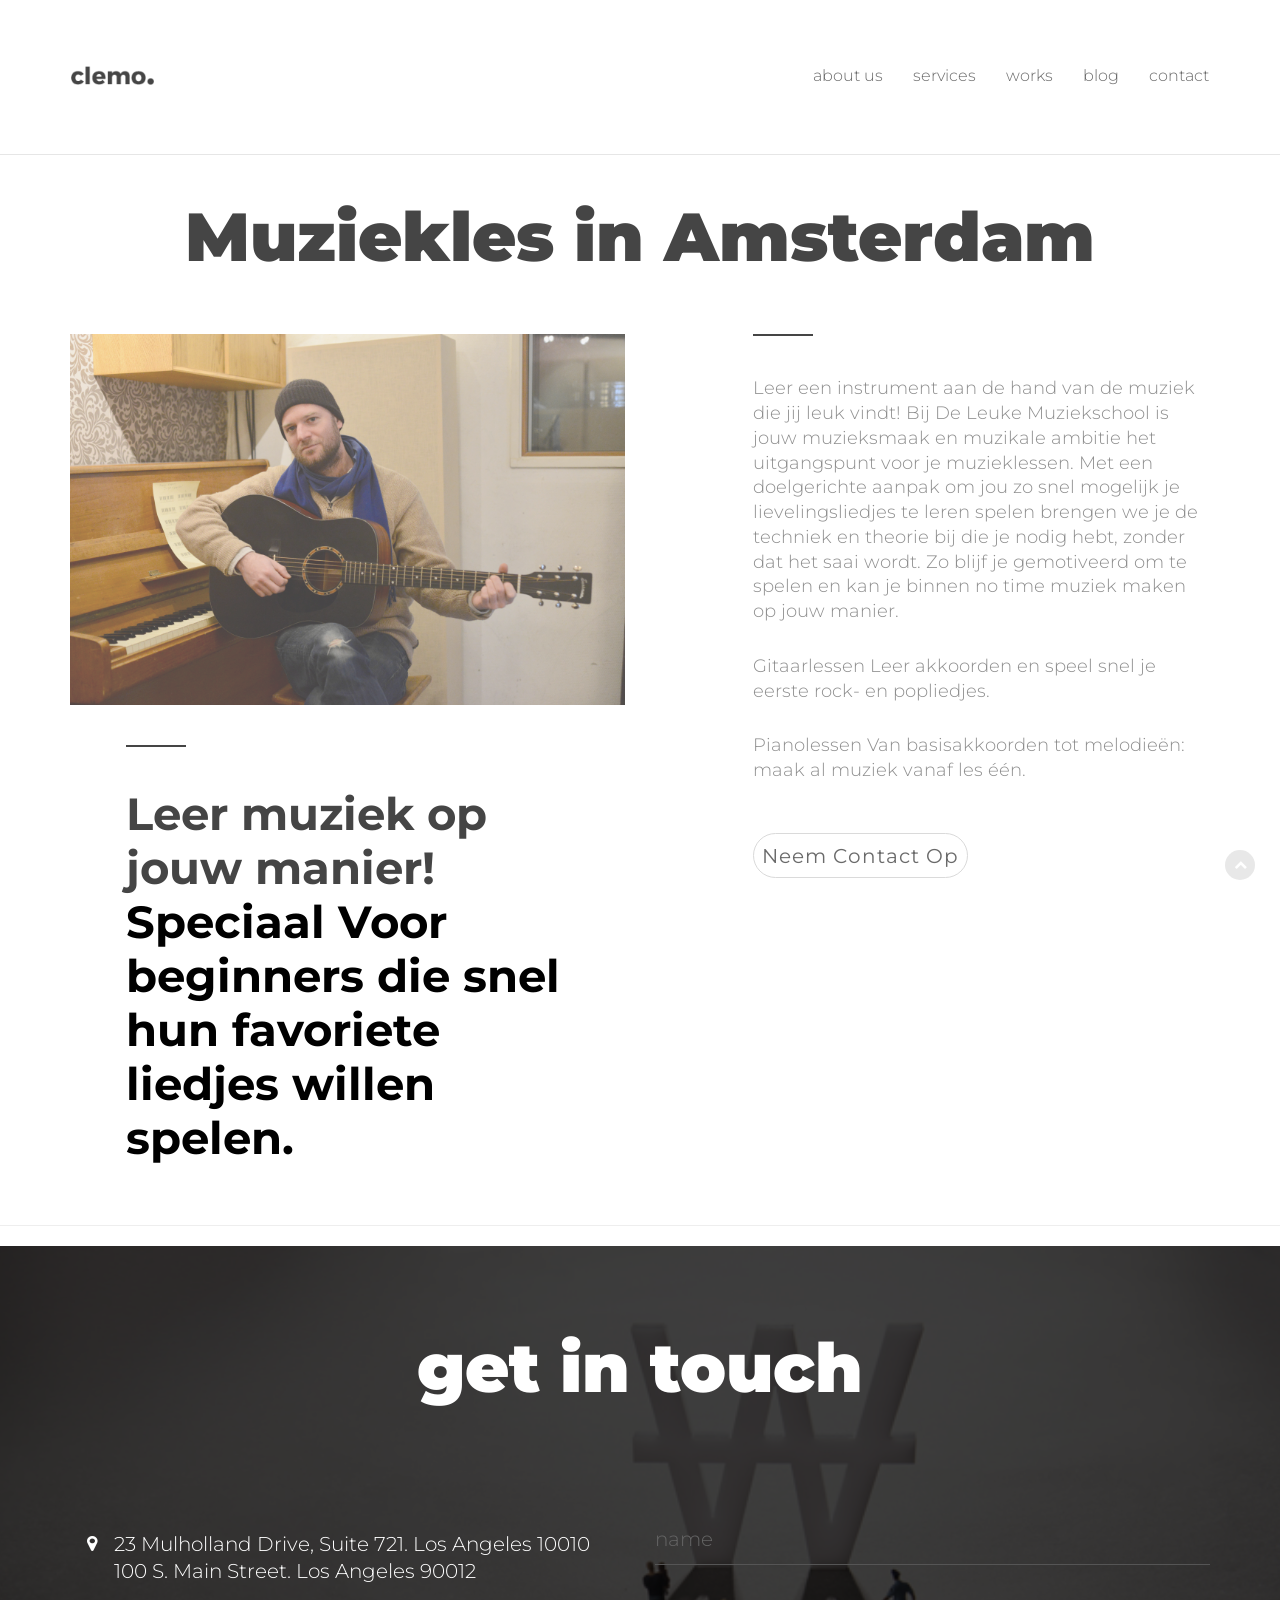
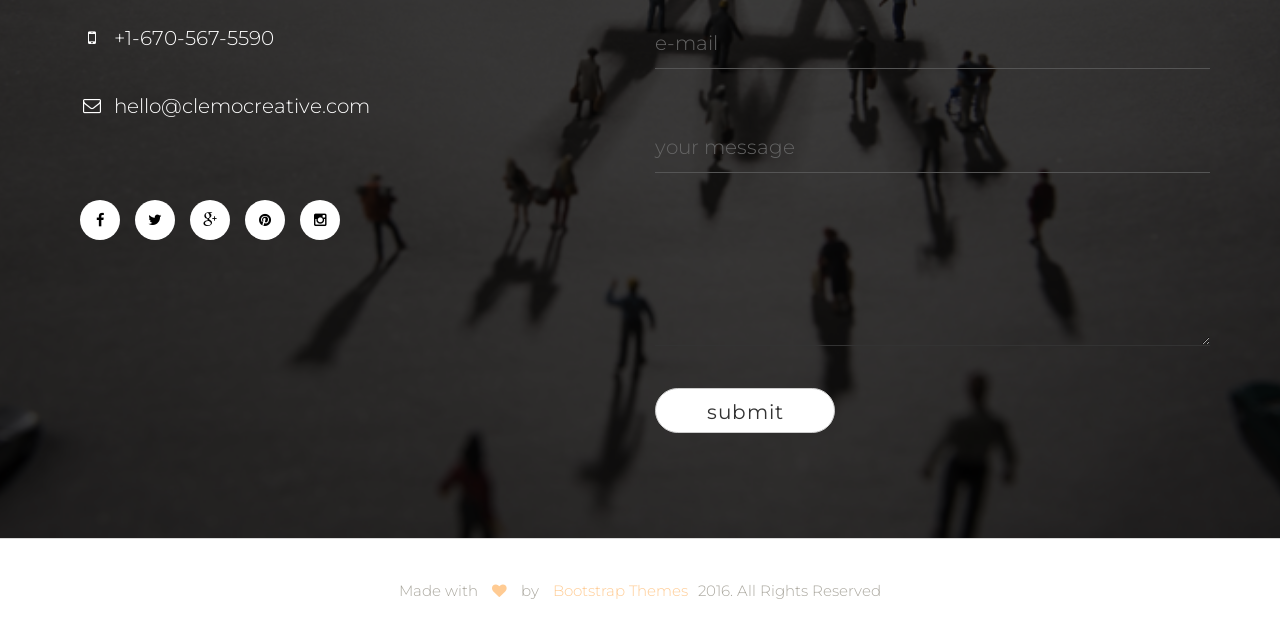
<file: aboutus.html>
<!doctype html>
<!--[if lt IE 7]>      <html class="no-js lt-ie9 lt-ie8 lt-ie7" lang=""> <![endif]-->
<!--[if IE 7]>         <html class="no-js lt-ie9 lt-ie8" lang=""> <![endif]-->
<!--[if IE 8]>         <html class="no-js lt-ie9" lang=""> <![endif]-->
<!--[if gt IE 8]><!--> <html class="no-js" lang=""> <!--<![endif]-->
    <head>
        <meta charset="utf-8">
        <meta http-equiv="X-UA-Compatible" content="IE=edge,chrome=1">
        <title>Muzieklessen in Amsterdam bij De Leuke Muziekschool</title>
        <meta name="description" content="">
        <meta name="viewport" content="width=device-width, initial-scale=1">
        <link rel="apple-touch-icon" href="apple-touch-icon.png">

        <!--Google fonts links-->
        <link href="https://fonts.googleapis.com/css?family=Montserrat:400,700" rel="stylesheet">


        <link rel="stylesheet" href="assets/css/fonticons.css">
        <link rel="stylesheet" href="assets/css/slider-pro.css">
        <!--<link rel="stylesheet" href="assets/css/stylesheet.css">-->
        <link rel="stylesheet" href="assets/css/font-awesome.min.css">
        <link rel="stylesheet" href="assets/css/bootstrap.min.css">


        <!--For Plugins external css-->
        <link rel="stylesheet" href="assets/css/plugins.css" />

        <!--Theme custom css -->
        <link rel="stylesheet" href="assets/css/style.css">

        <!--Theme Responsive css-->
        <link rel="stylesheet" href="assets/css/responsive.css" />

        <script src="assets/js/vendor/modernizr-2.8.3-respond-1.4.2.min.js"></script>
    </head>
    <body data-spy="scroll" data-target=".navbar-collapse">
        <!--[if lt IE 8]>
            <p class="browserupgrade">You are using an <strong>outdated</strong> browser. Please <a href="http://browsehappy.com/">upgrade your browser</a> to improve your experience.</p>
        <![endif]-->
        <div class='preloader'><div class='loaded'>&nbsp;</div></div>
        <header id="main_menu" class="header navbar-fixed-top">            
            <div class="main_menu_bg">
                <div class="container">
                    <div class="row">
                        <div class="nave_menu">
                            <nav class="navbar navbar-default" id="navmenu">
                                <div class="container-fluid">
                                    <!-- Brand and toggle get grouped for better mobile display -->
                                    <div class="navbar-header">
                                        <button type="button" class="navbar-toggle collapsed" data-toggle="collapse" data-target="#bs-example-navbar-collapse-1" aria-expanded="false">
                                            <span class="sr-only">Toggle navigation</span>
                                            <span class="icon-bar"></span>
                                            <span class="icon-bar"></span>
                                            <span class="icon-bar"></span>
                                        </button>
                                        <a class="navbar-brand" href="index.html">
                                            <img src="assets/images/logo.png"/>
                                        </a>
                                    </div>

                                    <!-- Collect the nav links, forms, and other content for toggling -->



                                    <div class="collapse navbar-collapse" id="bs-example-navbar-collapse-1">
                                        <ul class="nav navbar-nav navbar-right">
                                            <li><a href="aboutus.html">about us</a></li>
                                            <li class="dropdown"><a href="#" class="dropdown-toggle" data-toggle="dropdown" role="button" aria-haspopup="true">services</a>
                                                <ul class="dropdown-menu">
                                                    <li><a href="service.html">service page</a></li>
                                                    <li><a href="service1.html">service page two</a></li>
                                                </ul>
                                            </li>
                                            <li class="dropdown"><a href="#" class="dropdown-toggle" data-toggle="dropdown" role="button" aria-haspopup="true">works</a>
                                                <ul class="dropdown-menu">
                                                    <li><a href="work.html">work page</a></li>
                                                    <li><a href="work1.html">work page Two</a></li>
                                                </ul>
                                            </li>
                                            <li class="dropdown"><a href="#" class="dropdown-toggle" data-toggle="dropdown" role="button" aria-haspopup="true">blog</a>
                                                <ul class="dropdown-menu">
                                                    <li><a href="blog.html">blog page</a></li>
                                                    <li><a href="bloginner.html">singleblog page</a></li>
                                                </ul>
                                            </li>
                                            <li><a href="contact.html">contact</a></li>
                                        </ul>    
                                    </div>

                                </div>
                            </nav>
                        </div>	
                    </div>

                </div>

            </div>
        </header> <!--End of header -->



        <!-- About Section -->
        <section id="aboutus" class="aboutus margin-top-120">
            <div class="container">
                <div class="row">
                    <div class="col-sm-12">
                        <div class="head_title text-center margin-top-80">
                            <h1>Muziekles in Amsterdam</h1>
                        </div><!-- End of head title -->

                        <div class="main_about_area"> 
                            <div class="row">

                                <div class="col-sm-6">
                                    <div class="signle_about_left">
                                        <img src="assets/images/service3.jpg" alt="" />
                                        <div class="single_about_left_text">
                                            <div class="separator2"></div>
                                            <h4>Leer muziek op jouw manier!
                                                Speciaal Voor beginners die snel hun favoriete liedjes willen spelen.
                                                </h4>
                                        </div>
                                    </div>


                                </div>

                                <div class="col-sm-5 col-sm-push-1">
                                    <div class="single_about">
                                        <div class="separator2"></div>
                                        <p>Leer een instrument aan de hand van de muziek die jij leuk vindt!
                                            Bij De Leuke Muziekschool is jouw muzieksmaak en muzikale ambitie het uitgangspunt voor je muzieklessen. Met een doelgerichte aanpak om jou zo snel mogelijk je lievelingsliedjes te leren spelen brengen we je de techniek en theorie bij die je nodig hebt, zonder dat het saai wordt. Zo blijf je gemotiveerd om te spelen en kan je binnen no time muziek maken op jouw manier.
                                             </p>

                                        <p>Gitaarlessen
                                            Leer akkoorden en speel snel je eerste rock- en popliedjes.</p>

                                        <p>Pianolessen
                                            Van basisakkoorden tot melodieën: maak al muziek vanaf les één.</p>

                                        <a href="" class="btn btn-default">Neem Contact Op</a>
                                    </div>
                                </div>

                            </div>
                        </div>
                    </div><!-- End of col-sm-12 -->
                </div><!-- End of row -->
            </div><!-- End of Container -->
            <hr />
        </section><!-- End of about Section -->


        
        <!-- Contact Section -->
        <section id="contact" class="contact">
            <div class="overlay"></div>
            <div class="container">
                <div class="row">
                    <div class="col-sm-12">
                        <div class="main_contact sections">
                            <div class="head_title text-center whitetext">
                                <h1>get in touch</h1>
                            </div>

                            <div class="row">
                                <div class="contact_contant">
                                    <div class="col-sm-6 col-xs-12">
                                        <div class="single_message_right_info">
                                            <ul class="whitetext">
                                                <li><i class="fa fa-map-marker"></i> <span>23 Mulholland Drive, Suite 721. Los Angeles 10010
                                                        100 S. Main Street. Los Angeles 90012</span></li>

                                                <li><i class="fa fa-mobile-phone"></i> <span>+1-670-567-5590</span></li>

                                                <li><i class="fa fa-envelope-o"></i> <span>hello@clemocreative.com</span></li>
                                            </ul>

                                            <div class="contact_socail transition margin-top-80">
                                                <a href=""><i class="fa fa-facebook img-circle"></i></a>
                                                <a href=""><i class="fa fa-twitter img-circle"></i></a>
                                                <a href=""><i class="fa fa-google-plus img-circle"></i></a>
                                                <a href=""><i class="fa fa-pinterest img-circle"></i></a>
                                                <a href=""><i class="fa fa-instagram img-circle"></i></a>
                                            </div>
                                        </div>
                                    </div><!-- End of col-sm-6 -->

                                    <div class="col-sm-6 col-xs-12">
                                        <div class="single_contant_left margin-top-60">
                                            <form action="#" id="formid">
                                                <!--<div class="col-lg-8 col-md-8 col-sm-10 col-lg-offset-2 col-md-offset-2 col-sm-offset-1">-->

                                                <div class="form-group">
                                                    <label>name</label>
                                                    <input type="text" class="form-control" name="name" required="">
                                                </div>

                                                <div class="form-group">
                                                    <label>e-mail</label>
                                                    <input type="email" class="form-control" name="email" required="">
                                                </div>

                                                <div class="form-group">
                                                    <label>your message</label>
                                                    <textarea class="form-control" name="message" rows="8"></textarea>
                                                </div>

                                                <div class="">
                                                    <input type="submit" value="submit" class="btn btn-default">
                                                </div>
                                                <!--</div>--> 
                                            </form>
                                        </div>
                                    </div>
                                </div> <!-- End of messsage contant-->
                            </div>
                        </div>
                    </div>
                </div><!-- End of row -->
            </div><!-- End of container -->
        </section><!-- End of contact Section -->




        <!-- footer section -->
        <footer id="footer" class="footer">
            <div class="container">
                <div class="main_footer">
                    <div class="row">
                        <div class="col-sm-12">
                            <div class="copyright_text text-center">
                                <p class=" wow fadeInRight" data-wow-duration="1s">Made with <i class="fa fa-heart"></i> by <a target="_blank" href="https://bootstrapthemes.co">Bootstrap Themes</a>2016. All Rights Reserved</p>
                            </div>
                        </div>
                    </div>
                </div>
            </div><!-- End of container -->
        </footer><!-- End of footer Section-->



        <!-- START SCROLL TO TOP  -->

        <div class="scrollup">
            <a href="#"><i class="fa fa-chevron-up"></i></a>
        </div>

        <script src="assets/js/vendor/jquery-1.11.2.min.js"></script>
        <script src="assets/js/vendor/bootstrap.min.js"></script>

        <script src="assets/js/jquery.easing.1.3.js"></script>
        <script src="assets/js/masonry/masonry.min.js"></script>
        <script type="text/javascript">
            $('.mixcontent').masonry();
        </script>

        <script src="assets/js/jquery.sliderPro.min.js"></script>
        <script type="text/javascript">
            $(document).ready(function ($) {
                $('#example3').sliderPro({
                    width: 960,
                    height: 200,
                    fade: true,
                    arrows: false,
                    buttons: true,
                    fullScreen: false,
                    shuffle: true,
                    smallSize: 500,
                    mediumSize: 1000,
                    largeSize: 3000,
                    thumbnailArrows: true,
                    autoplay: false,
                    thumbnailsContainerSize: 960

                });
            });
        </script>
        <script src="assets/js/plugins.js"></script>
        <script src="assets/js/main.js"></script>

    </body>
</html>
</file>
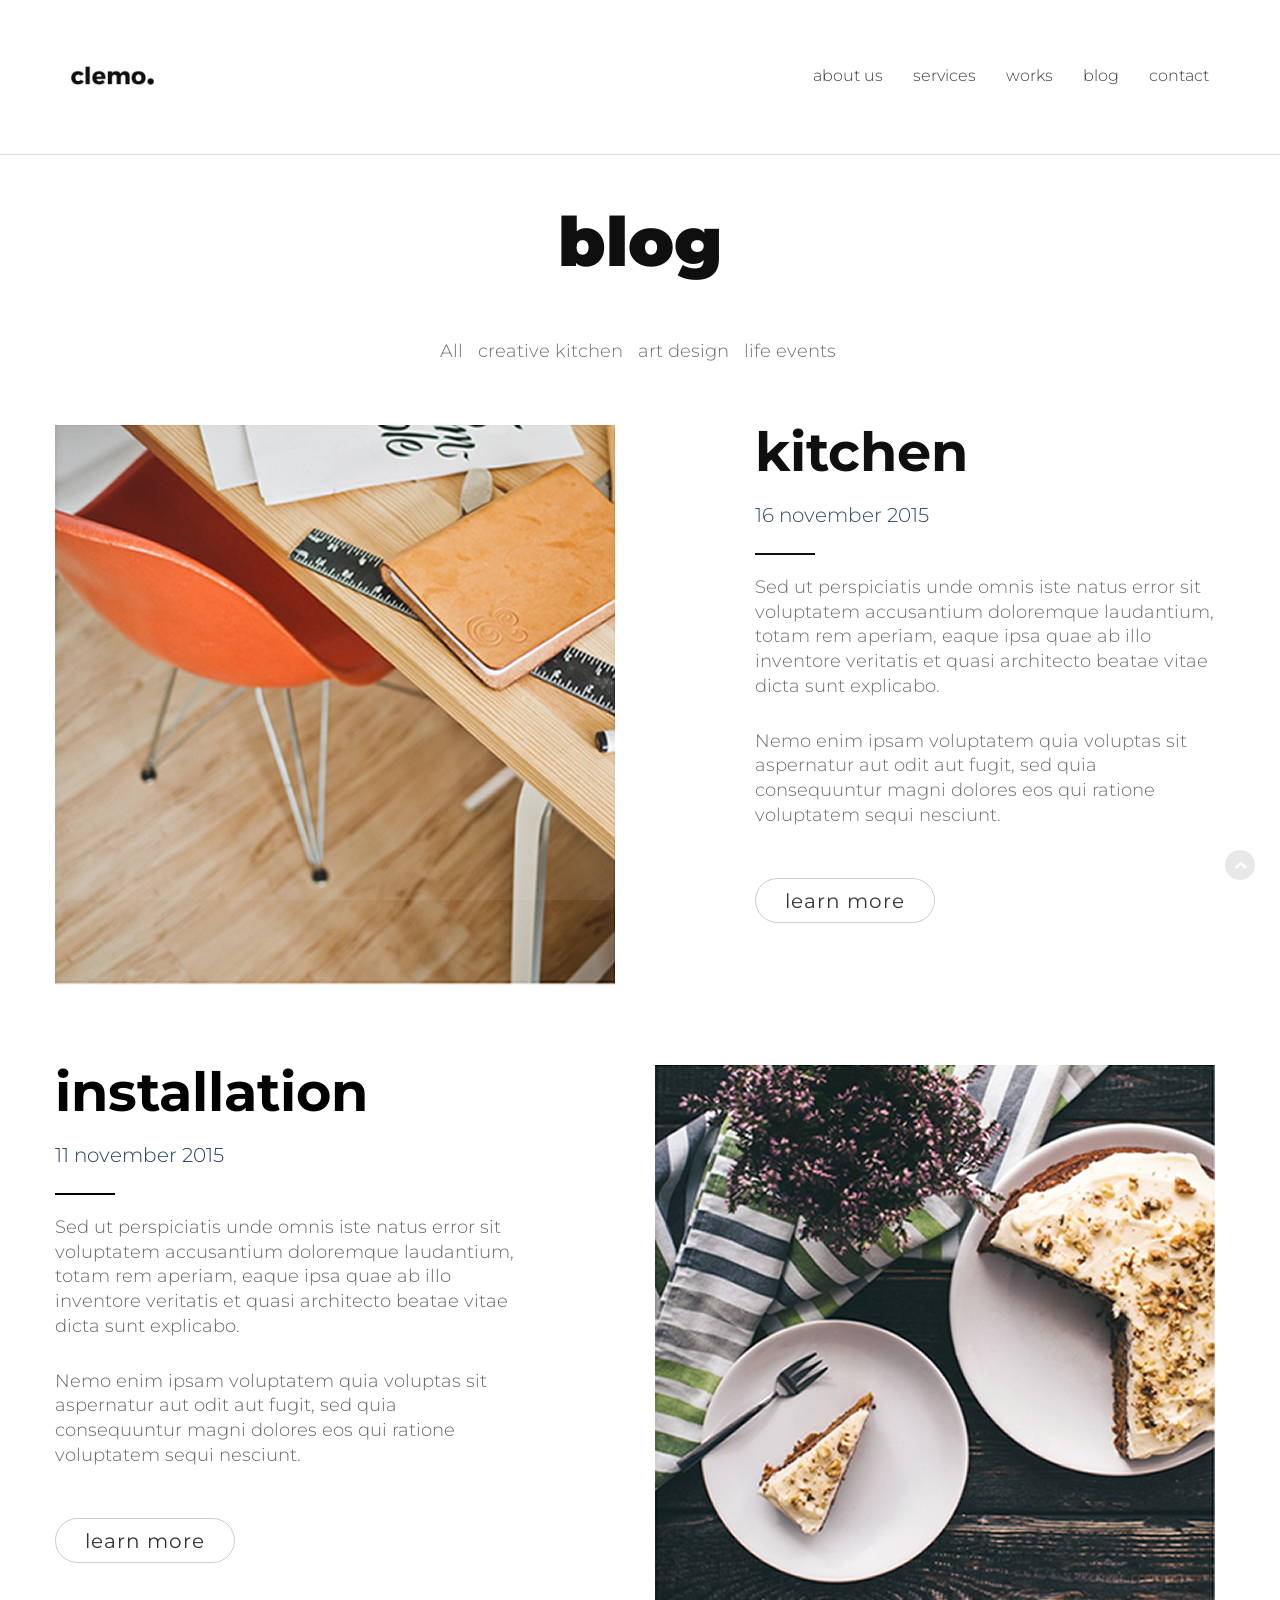
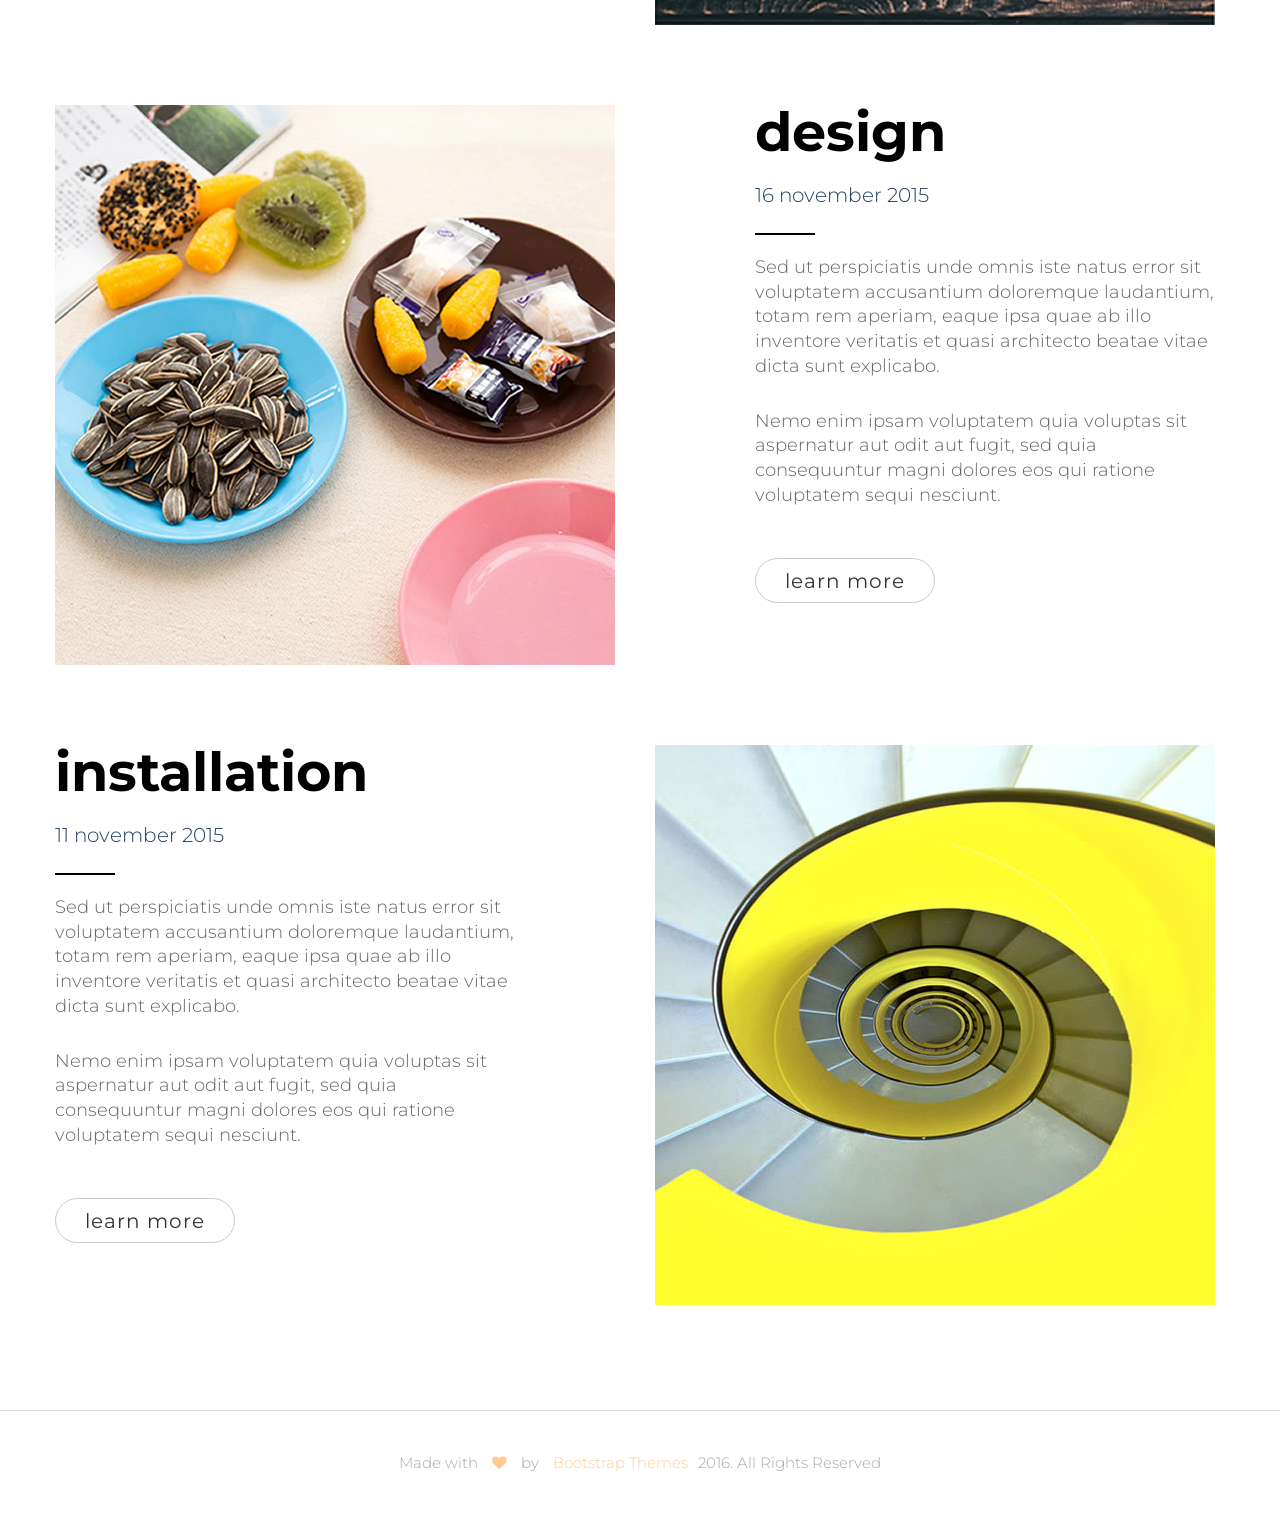
<file: blog.html>
<!doctype html>
<!--[if lt IE 7]>      <html class="no-js lt-ie9 lt-ie8 lt-ie7" lang=""> <![endif]-->
<!--[if IE 7]>         <html class="no-js lt-ie9 lt-ie8" lang=""> <![endif]-->
<!--[if IE 8]>         <html class="no-js lt-ie9" lang=""> <![endif]-->
<!--[if gt IE 8]><!--> <html class="no-js" lang=""> <!--<![endif]-->
    <head>
        <meta charset="utf-8">
        <meta http-equiv="X-UA-Compatible" content="IE=edge,chrome=1">
        <title>Clemo – Free HTML5 Multipurpose Portfolio Page Template</title>
        <meta name="description" content="">
        <meta name="viewport" content="width=device-width, initial-scale=1">
        <link rel="apple-touch-icon" href="apple-touch-icon.png">
       
        
        <!--Google fonts links-->
        <link href="https://fonts.googleapis.com/css?family=Montserrat:400,700" rel="stylesheet">

        <link rel="stylesheet" href="assets/css/fonticons.css">
        <link rel="stylesheet" href="assets/css/slider-pro.css">
        <!--<link rel="stylesheet" href="assets/css/stylesheet.css">-->
        <link rel="stylesheet" href="assets/css/font-awesome.min.css">
        <link rel="stylesheet" href="assets/css/bootstrap.min.css">


        <!--For Plugins external css-->
        <link rel="stylesheet" href="assets/css/plugins.css" />

        <!--Theme custom css -->
        <link rel="stylesheet" href="assets/css/style.css">

        <!--Theme Responsive css-->
        <link rel="stylesheet" href="assets/css/responsive.css" />

        <script src="assets/js/vendor/modernizr-2.8.3-respond-1.4.2.min.js"></script>
    </head>
    <body data-spy="scroll" data-target=".navbar-collapse">
        <!--[if lt IE 8]>
            <p class="browserupgrade">You are using an <strong>outdated</strong> browser. Please <a href="http://browsehappy.com/">upgrade your browser</a> to improve your experience.</p>
        <![endif]-->
        <div class='preloader'><div class='loaded'>&nbsp;</div></div>
        <header id="main_menu" class="header navbar-fixed-top">            
            <div class="main_menu_bg">
                <div class="container">
                    <div class="row">
                        <div class="nave_menu">
                            <nav class="navbar navbar-default" id="navmenu">
                                <div class="container-fluid">
                                    <!-- Brand and toggle get grouped for better mobile display -->
                                    <div class="navbar-header">
                                        <button type="button" class="navbar-toggle collapsed" data-toggle="collapse" data-target="#bs-example-navbar-collapse-1" aria-expanded="false">
                                            <span class="sr-only">Toggle navigation</span>
                                            <span class="icon-bar"></span>
                                            <span class="icon-bar"></span>
                                            <span class="icon-bar"></span>
                                        </button>
                                        <a class="navbar-brand" href="index.html">
                                            <img src="assets/images/logo.png"/>
                                        </a>
                                    </div>

                                    <!-- Collect the nav links, forms, and other content for toggling -->



                                    <div class="collapse navbar-collapse" id="bs-example-navbar-collapse-1">
                                        <ul class="nav navbar-nav navbar-right">
                                            <li><a href="aboutus.html">about us</a></li>
                                            <li class="dropdown"><a href="#" class="dropdown-toggle" data-toggle="dropdown" role="button" aria-haspopup="true">services</a>
                                                <ul class="dropdown-menu">
                                                    <li><a href="service.html">service page</a></li>
                                                    <li><a href="service1.html">service page two</a></li>
                                                </ul>
                                            </li>
                                            <li class="dropdown"><a href="#" class="dropdown-toggle" data-toggle="dropdown" role="button" aria-haspopup="true">works</a>
                                                <ul class="dropdown-menu">
                                                    <li><a href="work.html">work page</a></li>
                                                    <li><a href="work1.html">work page Two</a></li>
                                                </ul>
                                            </li>
                                            <li class="dropdown"><a href="#" class="dropdown-toggle" data-toggle="dropdown" role="button" aria-haspopup="true">blog</a>
                                                <ul class="dropdown-menu">
                                                    <li><a href="blog.html">blog page</a></li>
                                                    <li><a href="bloginner.html">singleblog page</a></li>
                                                </ul>
                                            </li>
                                            <li><a href="contact.html">contact</a></li>
                                        </ul>    
                                    </div>

                                </div>
                            </nav>
                        </div>	
                    </div>

                </div>

            </div>
        </header> <!--End of header -->



        <!-- Blog Section -->
        <section id="blog" class="blog sections margin-top-120">
            <div class="container">
                <div class="row">
                    <div class="col-sm-12">
                        <div class="head_title text-center">
                            <h1>blog</h1>
                        </div><!-- End of head title -->

                        <div class="row">

                            <ul class="list-inline text-center margin-bottom-60">
                                <li class="filter" data-filter="all">All</li>
                                <li class="filter creativemenu" data-filter=".category-1">creative kitchen</li>
                                <li class="filter" data-filter=".category-2">art design</li>
                                <li class="filter" data-filter=".category-3">life events </li>
                            </ul>

                            <div class="main_blog_area"> 
                                <div class="single_blog_area">
                                    <div class="row">
                                        <div class="col-sm-6">
                                            <div class="signle_service_left">
                                                <img src="assets/images/service0.png" alt="">
                                            </div>
                                        </div>
                                        <div class="col-sm-5 col-sm-push-1">
                                            <div class="single_service">
                                                <h2>kitchen</h2>
                                                <h5>16 november 2015</h5>
                                                <div class="separator2"></div>
                                                <p>Sed ut perspiciatis unde omnis iste natus error sit voluptatem accusantium doloremque laudantium, totam rem aperiam,
                                                    eaque ipsa quae ab illo inventore veritatis et quasi architecto beatae vitae dicta sunt explicabo.  </p>

                                                <p>Nemo enim ipsam voluptatem quia voluptas sit aspernatur aut odit aut fugit, 
                                                    sed quia consequuntur magni dolores eos qui ratione voluptatem sequi nesciunt.</p>

                                                <a href="" class="btn btn-default">learn more</a>
                                            </div>
                                        </div>
                                    </div>
                                </div><!-- End of single service area -->

                                <div class="single_blog_area  margin-top-80">
                                    <div class="row">

                                        <div class="col-sm-6 col-sm-push-6">
                                            <div class="signle_service_left">
                                                <img src="assets/images/service2.png" alt="">
                                            </div>
                                        </div>

                                        <div class="col-sm-5 col-sm-pull-6">
                                            <div class="single_service">
                                                <h2>installation</h2>
                                                <h5>11 november 2015</h5>
                                                <div class="separator2"></div>
                                                <p>Sed ut perspiciatis unde omnis iste natus error sit voluptatem accusantium doloremque laudantium, totam rem aperiam,
                                                    eaque ipsa quae ab illo inventore veritatis et quasi architecto beatae vitae dicta sunt explicabo.  </p>

                                                <p>Nemo enim ipsam voluptatem quia voluptas sit aspernatur aut odit aut fugit, 
                                                    sed quia consequuntur magni dolores eos qui ratione voluptatem sequi nesciunt.</p>

                                                <a href="" class="btn btn-default">learn more</a>
                                            </div>
                                        </div>

                                    </div>
                                </div><!-- End of single service area -->

                                <div class="single_blog_area margin-top-80">
                                    <div class="row">
                                        <div class="col-sm-6">
                                            <div class="signle_service_left">
                                                <img src="assets/images/service4.jpg" alt="">
                                            </div>
                                        </div>
                                        <div class="col-sm-5 col-sm-push-1">
                                            <div class="single_service">
                                                <h2>design</h2>
                                                <h5>16 november 2015</h5>
                                                <div class="separator2"></div>
                                                <p>Sed ut perspiciatis unde omnis iste natus error sit voluptatem accusantium doloremque laudantium, totam rem aperiam,
                                                    eaque ipsa quae ab illo inventore veritatis et quasi architecto beatae vitae dicta sunt explicabo.  </p>

                                                <p>Nemo enim ipsam voluptatem quia voluptas sit aspernatur aut odit aut fugit, 
                                                    sed quia consequuntur magni dolores eos qui ratione voluptatem sequi nesciunt.</p>

                                                <a href="" class="btn btn-default">learn more</a>
                                            </div>
                                        </div>
                                    </div>
                                </div><!-- End of single service area -->


                                <div class="single_blog_area  margin-top-80">
                                    <div class="row">

                                        <div class="col-sm-6 col-sm-push-6">
                                            <div class="signle_service_left">
                                                <img src="assets/images/service5.jpg" alt="">
                                            </div>
                                        </div>

                                        <div class="col-sm-5 col-sm-pull-6">
                                            <div class="single_service">
                                                <h2>installation</h2>
                                                <h5>11 november 2015</h5>
                                                <div class="separator2"></div>
                                                <p>Sed ut perspiciatis unde omnis iste natus error sit voluptatem accusantium doloremque laudantium, totam rem aperiam,
                                                    eaque ipsa quae ab illo inventore veritatis et quasi architecto beatae vitae dicta sunt explicabo.  </p>

                                                <p>Nemo enim ipsam voluptatem quia voluptas sit aspernatur aut odit aut fugit, 
                                                    sed quia consequuntur magni dolores eos qui ratione voluptatem sequi nesciunt.</p>

                                                <a href="" class="btn btn-default">learn more</a>
                                            </div>
                                        </div>

                                    </div>
                                </div><!-- End of single service area -->

                            </div>

                        </div>
                    </div><!-- End of col-sm-12 -->
                </div><!-- End of row -->
            </div><!-- End of Container -->
        </section><!-- End of Service Section -->


        <!-- footer Section -->
        <footer id="footer" class="footer">
            <div class="container">
                <div class="main_footer">
                    <div class="row">
                        <div class="col-sm-12">
                            <div class="copyright_text text-center">
                                <p class=" wow fadeInRight" data-wow-duration="1s">Made with <i class="fa fa-heart"></i> by <a target="_blank" href="https://bootstrapthemes.co">Bootstrap Themes</a>2016. All Rights Reserved</p>
                            </div>
                        </div>
                    </div>
                </div>
            </div><!-- End of container -->
        </footer><!-- End of footer -->



        <!-- START SCROLL TO TOP  -->

        <div class="scrollup">
            <a href="#"><i class="fa fa-chevron-up"></i></a>
        </div>


        <!-- jQuery -->
        <script src="assets/js/vendor/jquery-1.11.2.min.js"></script>

        <!-- jQuery Bootstrap js  -->
        <script src="assets/js/vendor/bootstrap.min.js"></script>

        <!-- jQuery easing js  -->
        <script src="assets/js/jquery.easing.1.3.js"></script>

        <!-- jQuery masonry js  -->
        <!--        <script src="assets/js/masonry/masonry.min.js"></script>
                <script type="text/javascript">
                    $('.mixcontent').masonry();
                </script>-->

        <!-- jQuery Mixitup  -->
        <script src="assets/js/jquery.mixitup.min.js"></script>
        <script type="text/javascript">
            $('.blogmix').mixItUp();
        </script>



        <!-- jQuery plugins  -->
        <script src="assets/js/plugins.js"></script>

        <!-- jQuery Main js  -->
        <script src="assets/js/main.js"></script>

    </body>
</html>
</file>
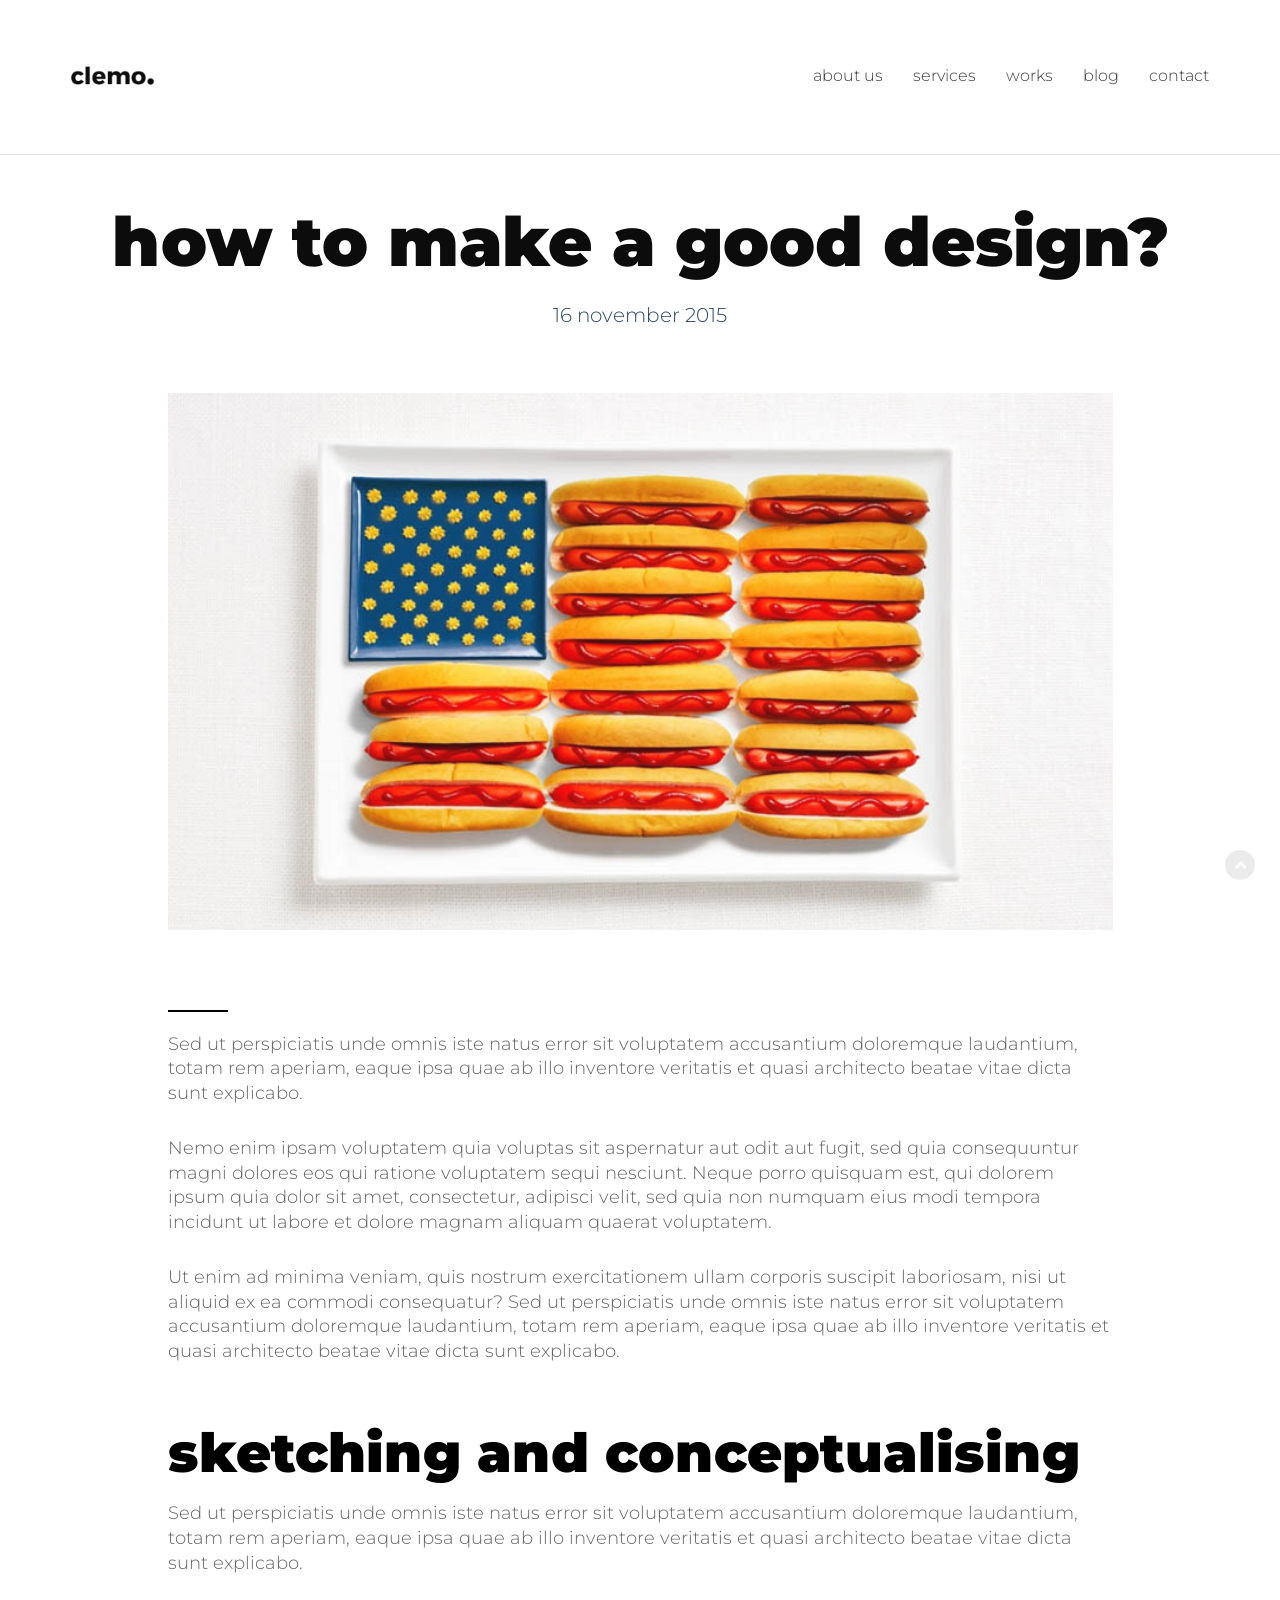
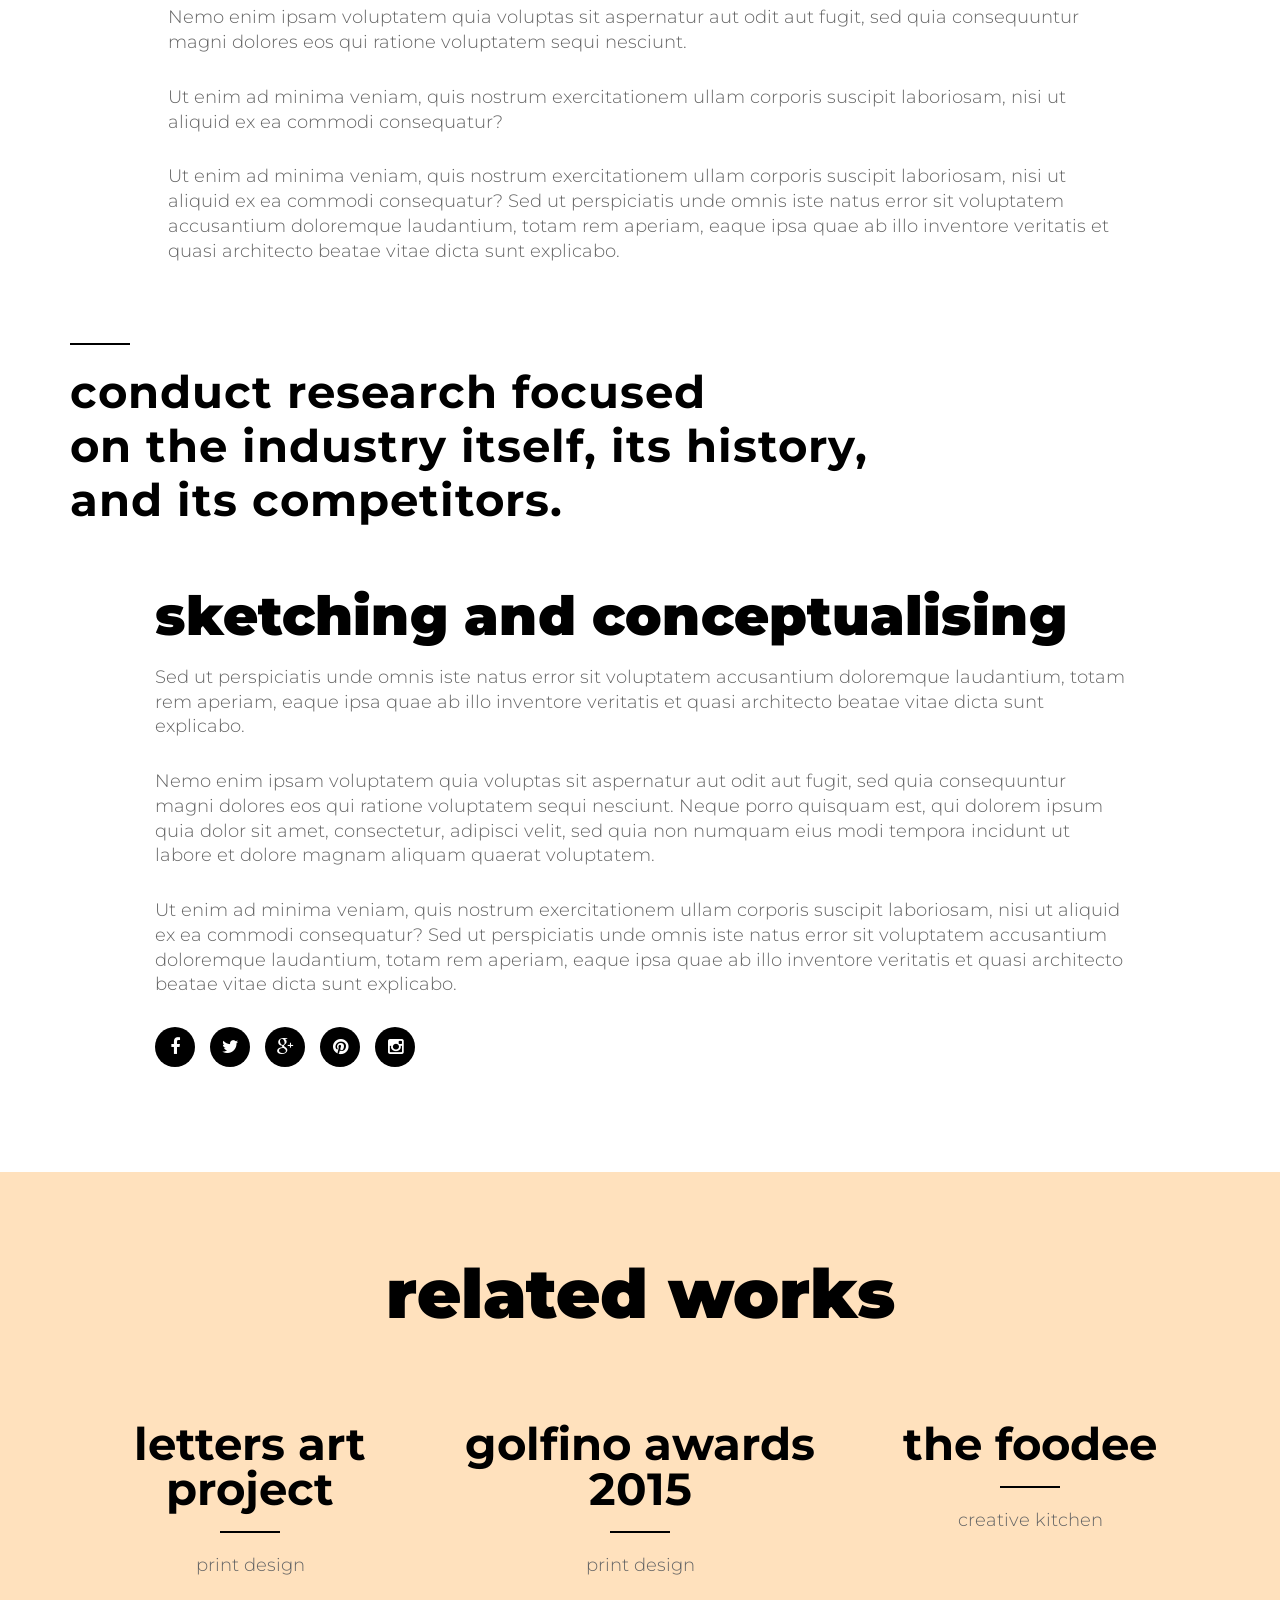
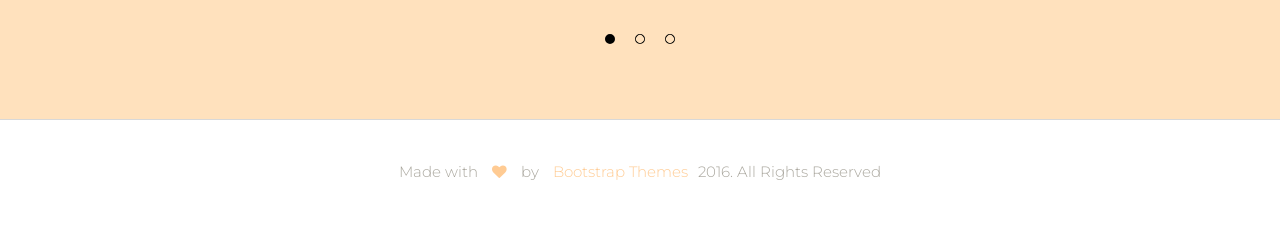
<file: bloginner.html>
<!doctype html>
<!--[if lt IE 7]>      <html class="no-js lt-ie9 lt-ie8 lt-ie7" lang=""> <![endif]-->
<!--[if IE 7]>         <html class="no-js lt-ie9 lt-ie8" lang=""> <![endif]-->
<!--[if IE 8]>         <html class="no-js lt-ie9" lang=""> <![endif]-->
<!--[if gt IE 8]><!--> <html class="no-js" lang=""> <!--<![endif]-->
    <head>
        <meta charset="utf-8">
        <meta http-equiv="X-UA-Compatible" content="IE=edge,chrome=1">
        <title>Clemo – Free HTML5 Multipurpose Portfolio Page Template</title>
        <meta name="description" content="">
        <meta name="viewport" content="width=device-width, initial-scale=1">
        <link rel="apple-touch-icon" href="apple-touch-icon.png">

        <!--Google fonts links-->
        <link href="https://fonts.googleapis.com/css?family=Montserrat:400,700" rel="stylesheet">


        <link rel="stylesheet" href="assets/css/fonticons.css">
        <link rel="stylesheet" href="assets/css/slider-pro.css">
        <!--<link rel="stylesheet" href="assets/css/stylesheet.css">-->
        <link rel="stylesheet" href="assets/css/font-awesome.min.css">
        <link rel="stylesheet" href="assets/css/bootstrap.min.css">


        <!--For Plugins external css-->
        <link rel="stylesheet" href="assets/css/plugins.css" />

        <!--Theme custom css -->
        <link rel="stylesheet" href="assets/css/style.css">

        <!--Theme Responsive css-->
        <link rel="stylesheet" href="assets/css/responsive.css" />

        <script src="assets/js/vendor/modernizr-2.8.3-respond-1.4.2.min.js"></script>
    </head>
    <body data-spy="scroll" data-target=".navbar-collapse">
        <!--[if lt IE 8]>
            <p class="browserupgrade">You are using an <strong>outdated</strong> browser. Please <a href="http://browsehappy.com/">upgrade your browser</a> to improve your experience.</p>
        <![endif]-->
        <div class='preloader'><div class='loaded'>&nbsp;</div></div>
        <header id="main_menu" class="header navbar-fixed-top">            
            <div class="main_menu_bg">
                <div class="container">
                    <div class="row">
                        <div class="nave_menu">
                            <nav class="navbar navbar-default" id="navmenu">
                                <div class="container-fluid">
                                    <!-- Brand and toggle get grouped for better mobile display -->
                                    <div class="navbar-header">
                                        <button type="button" class="navbar-toggle collapsed" data-toggle="collapse" data-target="#bs-example-navbar-collapse-1" aria-expanded="false">
                                            <span class="sr-only">Toggle navigation</span>
                                            <span class="icon-bar"></span>
                                            <span class="icon-bar"></span>
                                            <span class="icon-bar"></span>
                                        </button>
                                        <a class="navbar-brand" href="index.html">
                                            <img src="assets/images/logo.png"/>
                                        </a>
                                    </div>

                                    <!-- Collect the nav links, forms, and other content for toggling -->



                                    <div class="collapse navbar-collapse" id="bs-example-navbar-collapse-1">
                                        <ul class="nav navbar-nav navbar-right">
                                            <li><a href="aboutus.html">about us</a></li>
                                            <li class="dropdown"><a href="#" class="dropdown-toggle" data-toggle="dropdown" role="button" aria-haspopup="true">services</a>
                                                <ul class="dropdown-menu">
                                                    <li><a href="service.html">service page</a></li>
                                                    <li><a href="service1.html">service page two</a></li>
                                                </ul>
                                            </li>
                                            <li class="dropdown"><a href="#" class="dropdown-toggle" data-toggle="dropdown" role="button" aria-haspopup="true">works</a>
                                                <ul class="dropdown-menu">
                                                    <li><a href="work.html">work page</a></li>
                                                    <li><a href="work1.html">work page Two</a></li>
                                                </ul>
                                            </li>
                                            <li class="dropdown"><a href="#" class="dropdown-toggle" data-toggle="dropdown" role="button" aria-haspopup="true">blog</a>
                                                <ul class="dropdown-menu">
                                                    <li><a href="blog.html">blog page</a></li>
                                                    <li><a href="bloginner.html">singleblog page</a></li>
                                                </ul>
                                            </li>
                                            <li><a href="contact.html">contact</a></li>
                                        </ul>    
                                    </div>

                                </div>
                            </nav>
                        </div>	
                    </div>

                </div>

            </div>
        </header> <!--End of header -->




        <!-- Service Section -->
        <section id="bloginner" class="bloginner sections margin-top-120">
            <div class="container">
                <div class="row">
                    <div class="col-sm-12">
                        <div class="head_title text-center">
                            <h1>how to make a good design?</h1>

                            <h5>16 november 2015</h5>
                        </div><!-- End of head title -->
                        <div class="main_bloginner_area">
                            <div class="row">
                                <div class="col-sm-10 col-sm-offset-1">
                                    <div class="main_bloginner_content">
                                        <div class="single_bloginner s_blogIner_1 text-center">
                                            <img src="assets/images/bloginner1.jpg" alt="" />
                                        </div><!-- End of single single_bloginner -->

                                        <div class="single_bloginner s_blogIner_2 margin-top-80">
                                            <div class="separator2"></div>
                                            <p>Sed ut perspiciatis unde omnis iste natus error sit voluptatem accusantium doloremque laudantium, 
                                                totam rem aperiam, eaque ipsa quae ab illo inventore veritatis et quasi architecto beatae vitae dicta sunt explicabo. </p>

                                            <p>Nemo enim ipsam voluptatem quia voluptas sit aspernatur aut odit aut fugit,
                                                sed quia consequuntur magni dolores eos qui ratione voluptatem sequi nesciunt. Neque porro quisquam est, qui dolorem ipsum quia dolor sit amet, consectetur,
                                                adipisci velit, sed quia non numquam eius modi tempora incidunt ut labore et dolore magnam aliquam quaerat voluptatem.</p>

                                            <p>Ut enim ad minima veniam, quis nostrum exercitationem ullam corporis suscipit laboriosam, nisi ut aliquid ex ea commodi 
                                                consequatur? Sed ut perspiciatis unde omnis iste natus error sit voluptatem accusantium doloremque laudantium,
                                                totam rem aperiam, eaque ipsa quae ab illo inventore veritatis et quasi architecto beatae vitae dicta sunt explicabo. </p>

                                        </div>

                                        <div class="single_bloginner s_blogIner_3 margin-top-60">
                                            <h1>sketching and conceptualising</h1>
                                            <p>Sed ut perspiciatis unde omnis iste natus error sit voluptatem accusantium doloremque laudantium, totam rem aperiam, 
                                                eaque ipsa quae ab illo inventore veritatis et quasi architecto beatae vitae dicta sunt explicabo. </p>

                                            <p>
                                                Nemo enim ipsam voluptatem quia voluptas sit aspernatur aut odit aut fugit, sed 	
                                                quia consequuntur magni dolores eos qui ratione voluptatem sequi nesciunt. </p>

                                            <p>	Ut enim ad minima veniam, quis nostrum exercitationem ullam corporis suscipit
                                                laboriosam, nisi ut aliquid ex ea commodi consequatur?</p>

                                            <p>Ut enim ad minima veniam, quis nostrum exercitationem ullam corporis suscipit laboriosam, nisi ut aliquid ex ea commodi consequatur? 
                                                Sed ut perspiciatis unde omnis iste natus error sit voluptatem accusantium doloremque laudantium, totam rem aperiam, eaque ipsa quae ab 
                                                illo inventore veritatis et quasi architecto beatae vitae dicta sunt explicabo. </p> 
                                        </div>
                                    </div>
                                </div>
                            </div>
                        </div>

                        <div class="row">
                            <div class="col-sm-12">
                                <div class="single_bloginner s_blogIner_4 single_bloginner_bottom_heading margin-top-80">
                                    <div class="separator2"></div>
                                    <h4>conduct research focused <br />
                                        on the industry itself, its history, <br />
                                        and its competitors.</h4>
                                </div>
                            </div>

                            <div class="row">
                                <div class="col-sm-10 col-sm-push-1">
                                    <div class="single_bloginner s_blogIner_5 margin-top-60">
                                        <h1>sketching and conceptualising</h1>
                                        <p>Sed ut perspiciatis unde omnis iste natus error sit voluptatem accusantium doloremque laudantium, totam rem aperiam, 
                                            eaque ipsa quae ab illo inventore veritatis et quasi architecto beatae vitae dicta sunt explicabo. </p>

                                        <p>Nemo enim ipsam voluptatem quia voluptas sit aspernatur aut odit aut fugit, sed quia consequuntur magni dolores eos qui ratione voluptatem sequi nesciunt. Neque porro quisquam est, qui dolorem ipsum quia dolor sit amet, consectetur, adipisci velit, 
                                            sed quia non numquam eius modi tempora incidunt ut labore et dolore magnam aliquam quaerat voluptatem.</p>

                                        <p>Ut enim ad minima veniam, quis nostrum exercitationem ullam corporis suscipit laboriosam, nisi ut aliquid ex ea commodi consequatur? Sed ut perspiciatis unde omnis iste natus error sit voluptatem accusantium doloremque laudantium, 
                                            totam rem aperiam, eaque ipsa quae ab illo inventore veritatis et quasi architecto beatae vitae dicta sunt explicabo. </p>


                                        <div class="work_socail transition">
                                            <a href=""><i class="fa fa-facebook img-circle"></i></a>
                                            <a href=""><i class="fa fa-twitter img-circle"></i></a>
                                            <a href=""><i class="fa fa-google-plus img-circle"></i></a>
                                            <a href=""><i class="fa fa-pinterest img-circle"></i></a>
                                            <a href=""><i class="fa fa-instagram img-circle"></i></a>
                                        </div>
                                    </div>

                                </div>
                            </div>
                        </div>
                    </div><!-- End of col-sm-12 -->
                </div><!-- End of row -->
            </div><!-- End of Container -->
        </section><!-- End of Service Section -->




        <!-- Team Section -->
        <section id="work1_team" class="work1_team colorsbg sections">
            <div class="container">
                <div class="row">
                    <div class="main_work1_team_area">
                        <div class="head_title text-center">
                            <h1>related works</h1>
                        </div><!-- End of head title -->

                        <div class="main_work1_team text-center">
                            <div class="single_work1_team">
                                <div class="col-sm-12">
                                    <div class="row">
                                        <div class="col-sm-4">
                                            <div class="team">
                                                <h4>letters art
                                                    project</h4>
                                                <div class="separator"></div>
                                                <p>print design</p>
                                            </div>
                                        </div> <!-- End of col-sm-4 --> 
                                        <div class="col-sm-4">
                                            <div class="team">
                                                <h4>golfino awards
                                                    2015</h4>
                                                <div class="separator"></div>
                                                <p>print design</p>
                                            </div>
                                        </div> <!-- End of col-sm-4 --> 
                                        <div class="col-sm-4">
                                            <div class="team">
                                                <h4>the foodee</h4>
                                                <div class="separator"></div>
                                                <p>creative kitchen</p>
                                            </div>
                                        </div><!-- End of col-sm-4 -->  
                                    </div>
                                </div><!-- End of col-sm-10 -->
                            </div>

                            <div class="single_work1_team">
                                <div class="col-sm-10 col-sm-offset-1">
                                    <div class="row">
                                        <div class="col-sm-4">
                                            <div class="team">
                                                <h4>letters art
                                                    project</h4>
                                                <div class="separator"></div>
                                                <p>print design</p>
                                            </div>
                                        </div> <!-- End of col-sm-4 --> 
                                        <div class="col-sm-4">
                                            <div class="team">
                                                <h4>golfino awards
                                                    2015</h4>
                                                <div class="separator"></div>
                                                <p>print design</p>
                                            </div>
                                        </div> <!-- End of col-sm-4 --> 
                                        <div class="col-sm-4">
                                            <div class="team">
                                                <h4>the foodee</h4>
                                                <div class="separator"></div>
                                                <p>creative kitchen</p>
                                            </div>
                                        </div><!-- End of col-sm-4 -->  
                                    </div>
                                </div><!-- End of col-sm-10 -->
                            </div>
                            <div class="single_work1_team">
                                <div class="col-sm-10 col-sm-offset-1">
                                    <div class="row">
                                        <div class="col-sm-4">
                                            <div class="team">
                                                <h4>letters art
                                                    project</h4>
                                                <div class="separator"></div>
                                                <p>print design</p>
                                            </div>
                                        </div> <!-- End of col-sm-4 --> 
                                        <div class="col-sm-4">
                                            <div class="team">
                                                <h4>golfino awards
                                                    2015</h4>
                                                <div class="separator"></div>
                                                <p>print design</p>
                                            </div>
                                        </div> <!-- End of col-sm-4 --> 
                                        <div class="col-sm-4">
                                            <div class="team">
                                                <h4>the foodee</h4>
                                                <div class="separator"></div>
                                                <p>creative kitchen</p>
                                            </div>
                                        </div><!-- End of col-sm-4 -->  
                                    </div>
                                </div><!-- End of col-sm-10 -->
                            </div>
                        </div>
                    </div>
                </div><!-- End of row -->
            </div><!-- End of Contaier -->
        </section><!-- End of portfolio Section --> 


        <!-- footer Section -->
        <footer id="footer" class="footer">
            <div class="container">
                <div class="main_footer">
                    <div class="row">
                        <div class="col-sm-12">
                            <div class="copyright_text text-center">
                                <p class=" wow fadeInRight" data-wow-duration="1s">Made with <i class="fa fa-heart"></i> by <a target="_blank" href="https://bootstrapthemes.co">Bootstrap Themes</a>2016. All Rights Reserved</p>
                            </div>
                        </div>
                    </div>
                </div>
            </div><!-- End of container -->
        </footer><!-- End of footer -->



        <!-- START SCROLL TO TOP  -->

        <div class="scrollup">
            <a href="#"><i class="fa fa-chevron-up"></i></a>
        </div>

        <script src="assets/js/vendor/jquery-1.11.2.min.js"></script>
        <script src="assets/js/vendor/bootstrap.min.js"></script>

        <script src="assets/js/jquery.easing.1.3.js"></script>
        <script src="assets/js/masonry/masonry.min.js"></script>
        <script type="text/javascript">
            $('.mixcontent').masonry();
        </script>

        <script src="assets/js/jquery.sliderPro.min.js"></script>
        <script type="text/javascript">
            $(document).ready(function ($) {
                $('#example3').sliderPro({
                    width: 960,
                    height: 200,
                    fade: true,
                    arrows: false,
                    buttons: true,
                    fullScreen: false,
                    shuffle: true,
                    smallSize: 500,
                    mediumSize: 1000,
                    largeSize: 3000,
                    thumbnailArrows: true,
                    autoplay: false,
                    thumbnailsContainerSize: 960

                });
            });
        </script>
        <script src="assets/js/plugins.js"></script>
        <script src="assets/js/main.js"></script>

    </body>
</html>
</file>
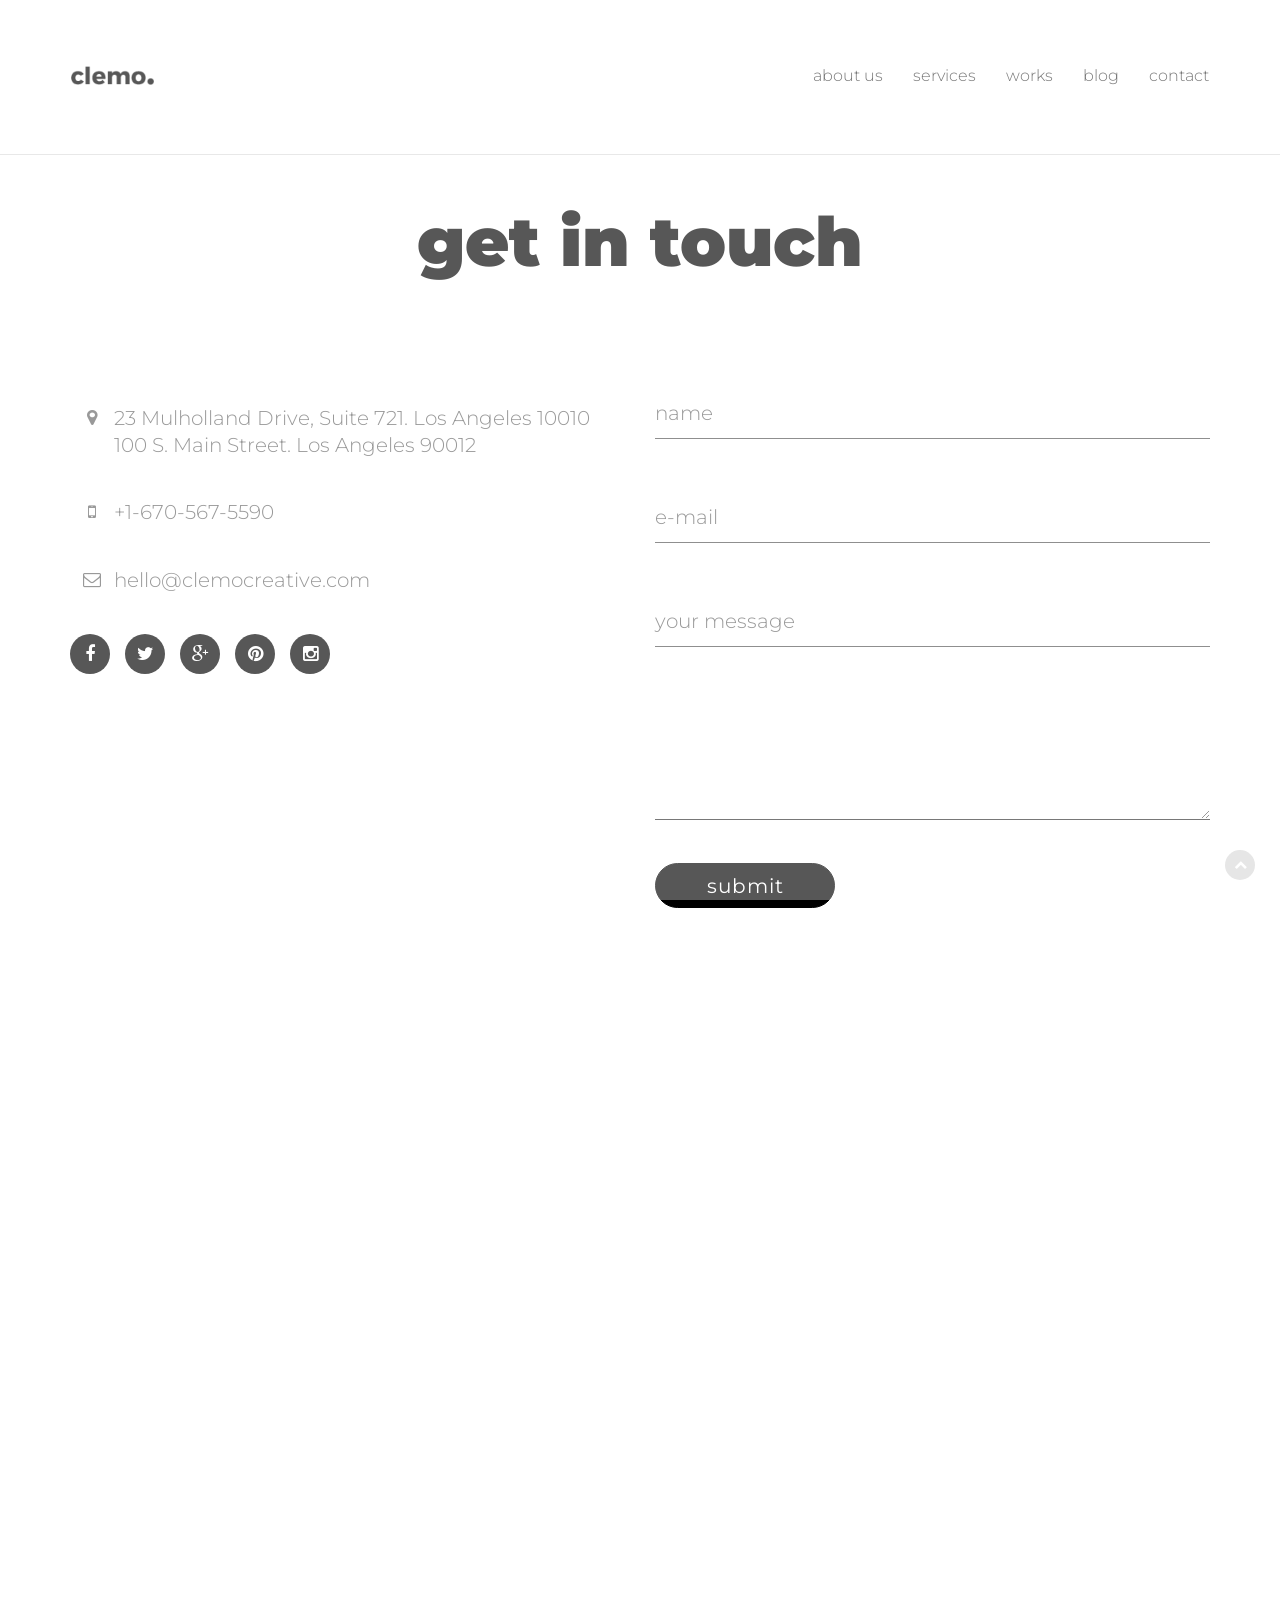
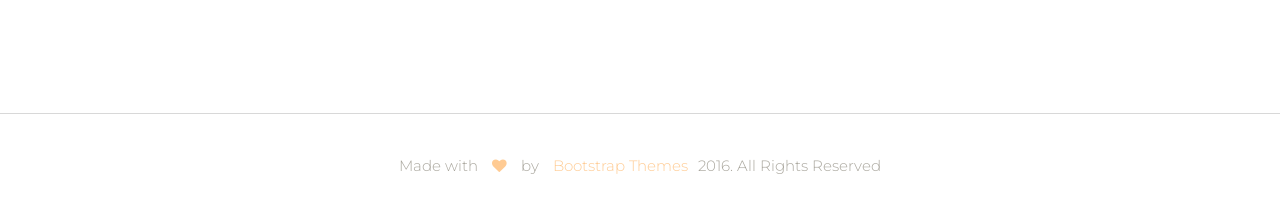
<file: contact.html>
<!doctype html>
<!--[if lt IE 7]>      <html class="no-js lt-ie9 lt-ie8 lt-ie7" lang=""> <![endif]-->
<!--[if IE 7]>         <html class="no-js lt-ie9 lt-ie8" lang=""> <![endif]-->
<!--[if IE 8]>         <html class="no-js lt-ie9" lang=""> <![endif]-->
<!--[if gt IE 8]><!--> <html class="no-js" lang=""> <!--<![endif]-->
    <head>
        <meta charset="utf-8">
        <meta http-equiv="X-UA-Compatible" content="IE=edge,chrome=1">
        <title>Clemo – Free HTML5 Multipurpose Portfolio Page Template</title>
        <meta name="description" content="">
        <meta name="viewport" content="width=device-width, initial-scale=1">
        <link rel="apple-touch-icon" href="apple-touch-icon.png">

        
        <!--Google fonts links-->
        <link href="https://fonts.googleapis.com/css?family=Montserrat:400,700" rel="stylesheet">


        <link rel="stylesheet" href="assets/css/fonticons.css">
        <link rel="stylesheet" href="assets/css/slider-pro.css">
        <!--<link rel="stylesheet" href="assets/css/stylesheet.css">-->
        <link rel="stylesheet" href="assets/css/font-awesome.min.css">
        <link rel="stylesheet" href="assets/css/bootstrap.min.css">


        <!--For Plugins external css-->
        <link rel="stylesheet" href="assets/css/plugins.css" />

        <!--Theme custom css -->
        <link rel="stylesheet" href="assets/css/style.css">

        <!--Theme Responsive css-->
        <link rel="stylesheet" href="assets/css/responsive.css" />

        <script src="assets/js/vendor/modernizr-2.8.3-respond-1.4.2.min.js"></script>
    </head>
    <body data-spy="scroll" data-target=".navbar-collapse">
        <!--[if lt IE 8]>
            <p class="browserupgrade">You are using an <strong>outdated</strong> browser. Please <a href="http://browsehappy.com/">upgrade your browser</a> to improve your experience.</p>
        <![endif]-->
        <div class='preloader'><div class='loaded'>&nbsp;</div></div>
        <header id="main_menu" class="header navbar-fixed-top">            
            <div class="main_menu_bg">
                <div class="container">
                    <div class="row">
                        <div class="nave_menu">
                            <nav class="navbar navbar-default" id="navmenu">
                                <div class="container-fluid">
                                    <!-- Brand and toggle get grouped for better mobile display -->
                                    <div class="navbar-header">
                                        <button type="button" class="navbar-toggle collapsed" data-toggle="collapse" data-target="#bs-example-navbar-collapse-1" aria-expanded="false">
                                            <span class="sr-only">Toggle navigation</span>
                                            <span class="icon-bar"></span>
                                            <span class="icon-bar"></span>
                                            <span class="icon-bar"></span>
                                        </button>
                                        <a class="navbar-brand" href="index.html">
                                            <img src="assets/images/logo.png"/>
                                        </a>
                                    </div>

                                    <!-- Collect the nav links, forms, and other content for toggling -->



                                    <div class="collapse navbar-collapse" id="bs-example-navbar-collapse-1">
                                        <ul class="nav navbar-nav navbar-right">
                                            <li><a href="aboutus.html">about us</a></li>
                                            <li class="dropdown"><a href="#" class="dropdown-toggle" data-toggle="dropdown" role="button" aria-haspopup="true">services</a>
                                                <ul class="dropdown-menu">
                                                    <li><a href="service.html">service page</a></li>
                                                    <li><a href="service1.html">service page two</a></li>
                                                </ul>
                                            </li>
                                            <li class="dropdown"><a href="#" class="dropdown-toggle" data-toggle="dropdown" role="button" aria-haspopup="true">works</a>
                                                <ul class="dropdown-menu">
                                                    <li><a href="work.html">work page</a></li>
                                                    <li><a href="work1.html">work page Two</a></li>
                                                </ul>
                                            </li>
                                            <li class="dropdown"><a href="#" class="dropdown-toggle" data-toggle="dropdown" role="button" aria-haspopup="true">blog</a>
                                                <ul class="dropdown-menu">
                                                    <li><a href="blog.html">blog page</a></li>
                                                    <li><a href="bloginner.html">singleblog page</a></li>
                                                </ul>
                                            </li>
                                            <li><a href="contact.html">contact</a></li>
                                        </ul>    
                                    </div>

                                </div>
                            </nav>
                        </div>	
                    </div>

                </div>

            </div>
        </header> <!--End of header -->



        <!-- Contact Section -->
        <section id="contact" class="contactus margin-top-120">
            <div class="container">
                <div class="row">
                    <div class="col-sm-12">
                        <div class="main_contact sections">
                            <div class="head_title text-center">
                                <h1>get in touch</h1>
                            </div>

                            <div class="row">
                                <div class="contact_contant">
                                    <div class="col-sm-6 col-xs-12">
                                        <div class="single_message_right_info">
                                            <ul>
                                                <li><i class="fa fa-map-marker"></i> <span>23 Mulholland Drive, Suite 721. Los Angeles 10010
                                                        100 S. Main Street. Los Angeles 90012</span></li>

                                                <li><i class="fa fa-mobile-phone"></i> <span>+1-670-567-5590</span></li>

                                                <li><i class="fa fa-envelope-o"></i> <span>hello@clemocreative.com</span></li>
                                            </ul>

                                            <div class="work_socail transition">
                                                <a href=""><i class="fa fa-facebook img-circle"></i></a>
                                                <a href=""><i class="fa fa-twitter img-circle"></i></a>
                                                <a href=""><i class="fa fa-google-plus img-circle"></i></a>
                                                <a href=""><i class="fa fa-pinterest img-circle"></i></a>
                                                <a href=""><i class="fa fa-instagram img-circle"></i></a>
                                            </div>
                                        </div>
                                    </div><!-- End of col-sm-6 -->

                                    <div class="col-sm-6 col-xs-12">
                                        <div class="single_contant_left margin-top-60">
                                            <form action="#" id="formid">
                                                <!--<div class="col-lg-8 col-md-8 col-sm-10 col-lg-offset-2 col-md-offset-2 col-sm-offset-1">-->

                                                <div class="form-group">
                                                    <label>name</label>
                                                    <input type="text" class="form-control" name="name" required="">
                                                </div>

                                                <div class="form-group">
                                                    <label>e-mail</label>
                                                    <input type="email" class="form-control" name="email" required="">
                                                </div>

                                                <div class="form-group">
                                                    <label>your message</label>
                                                    <textarea class="form-control" name="message" rows="8"></textarea>
                                                </div>

                                                <div class="">
                                                    <input type="submit" value="submit" class="btn">
                                                </div>
                                                <!--</div>--> 
                                            </form>
                                        </div>
                                    </div>
                                </div> <!-- End of messsage contant-->
                            </div>
                        </div>
                    </div>
                </div><!-- End of row -->
            </div><!-- End of container -->
        </section><!-- End of contact Section -->


        <!-- Maps Section -->
        <section id="maps" class="maps ">
            <div class="ourmap"></div>
        </section><!-- End of Maps Section -->

        <!-- footer section -->
        <footer id="footer" class="footer">
            <div class="container">
                <div class="main_footer">
                    <div class="row">
                        <div class="col-sm-12">
                            <div class="copyright_text text-center">
                                <p class=" wow fadeInRight" data-wow-duration="1s">Made with <i class="fa fa-heart"></i> by <a target="_blank" href="https://bootstrapthemes.co">Bootstrap Themes</a>2016. All Rights Reserved</p>
                            </div>
                        </div>
                    </div>
                </div>
            </div><!-- End of container -->
        </footer><!-- End of footer Section-->



        <!-- START SCROLL TO TOP  -->

        <div class="scrollup">
            <a href="#"><i class="fa fa-chevron-up"></i></a>
        </div>

        <script src="assets/js/vendor/jquery-1.11.2.min.js"></script>
        <script src="assets/js/vendor/bootstrap.min.js"></script>
        <script src="assets/js/jquery.easing.1.3.js"></script>

        <script src="http://maps.google.com/maps/api/js"></script>
        <script src="assets/js/gmaps.min.js"></script>
        <script>
            var map = new GMaps({
                el: '.ourmap',
                lat: -12.043333,
                lng: -77.028333,
                scrollwheel: false,
                zoom: 15,
                zoomControl: true,
                panControl: false,
                streetViewControl: false,
                mapTypeControl: false,
                overviewMapControl: false,
                clickable: false,
                styles: [{'stylers': [{'hue': '#000'}, {saturation: -200},
                            {gamma: 0.50}]}]
            });
            map.addMarker({
                lat: -12.043333,
                lng: -77.028333
            });

        </script>
        <script src="assets/js/plugins.js"></script>
        <script src="assets/js/main.js"></script>

    </body>
</html>
</file>
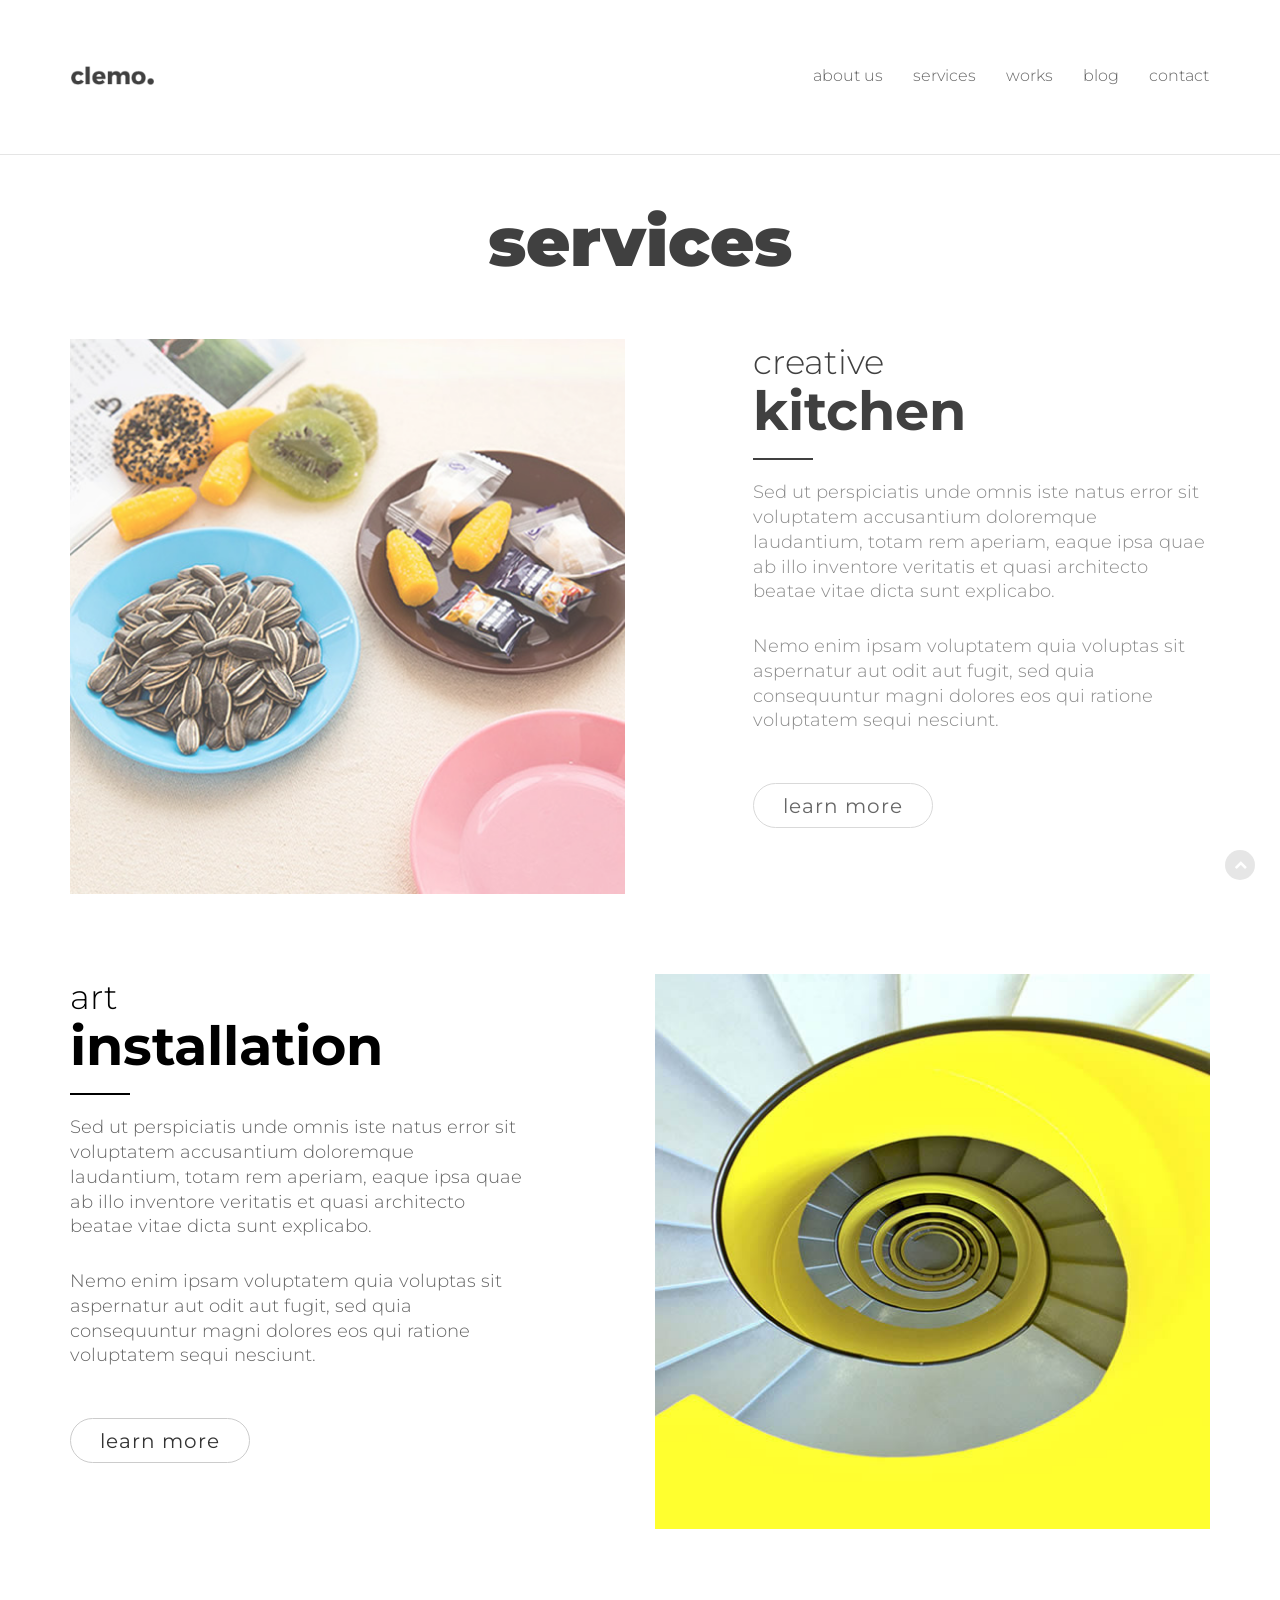
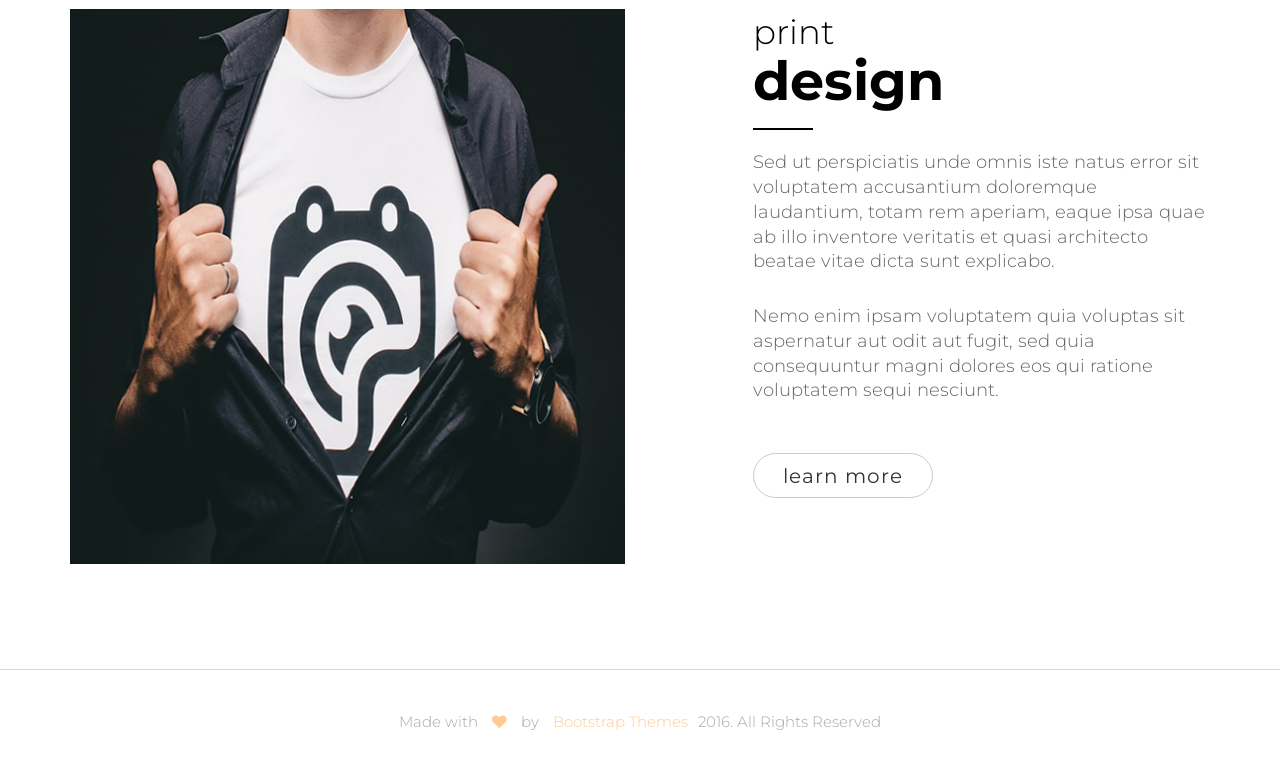
<file: service.html>
<!doctype html>
<!--[if lt IE 7]>      <html class="no-js lt-ie9 lt-ie8 lt-ie7" lang=""> <![endif]-->
<!--[if IE 7]>         <html class="no-js lt-ie9 lt-ie8" lang=""> <![endif]-->
<!--[if IE 8]>         <html class="no-js lt-ie9" lang=""> <![endif]-->
<!--[if gt IE 8]><!--> <html class="no-js" lang=""> <!--<![endif]-->
    <head>
        <meta charset="utf-8">
        <meta http-equiv="X-UA-Compatible" content="IE=edge,chrome=1">
        <title>Clemo – Free HTML5 Multipurpose Portfolio Page Template</title>
        <meta name="description" content="">
        <meta name="viewport" content="width=device-width, initial-scale=1">
        <link rel="apple-touch-icon" href="apple-touch-icon.png">

        <!--Google fonts links-->
        <link href="https://fonts.googleapis.com/css?family=Montserrat:400,700" rel="stylesheet">

        <link rel="stylesheet" href="assets/css/fonticons.css">
        <!--<link rel="stylesheet" href="assets/css/stylesheet.css">-->
        <link rel="stylesheet" href="assets/css/font-awesome.min.css">
        <link rel="stylesheet" href="assets/css/bootstrap.min.css">


        <!--For Plugins external css-->
        <link rel="stylesheet" href="assets/css/plugins.css" />

        <!--Theme custom css -->
        <link rel="stylesheet" href="assets/css/style.css">

        <!--Theme Responsive css-->
        <link rel="stylesheet" href="assets/css/responsive.css" />

        <script src="assets/js/vendor/modernizr-2.8.3-respond-1.4.2.min.js"></script>
    </head>
    <body data-spy="scroll" data-target=".navbar-collapse">
        <!--[if lt IE 8]>
            <p class="browserupgrade">You are using an <strong>outdated</strong> browser. Please <a href="http://browsehappy.com/">upgrade your browser</a> to improve your experience.</p>
        <![endif]-->
        <div class='preloader'><div class='loaded'>&nbsp;</div></div>
        <header id="main_menu" class="header navbar-fixed-top">            
            <div class="main_menu_bg">
                <div class="container">
                    <div class="row">
                        <div class="nave_menu">
                            <nav class="navbar navbar-default" id="navmenu">
                                <div class="container-fluid">
                                    <!-- Brand and toggle get grouped for better mobile display -->
                                    <div class="navbar-header">
                                        <button type="button" class="navbar-toggle collapsed" data-toggle="collapse" data-target="#bs-example-navbar-collapse-1" aria-expanded="false">
                                            <span class="sr-only">Toggle navigation</span>
                                            <span class="icon-bar"></span>
                                            <span class="icon-bar"></span>
                                            <span class="icon-bar"></span>
                                        </button>
                                        <a class="navbar-brand" href="index.html">
                                            <img src="assets/images/logo.png"/>
                                        </a>
                                    </div>

                                    <!-- Collect the nav links, forms, and other content for toggling -->



                                    <div class="collapse navbar-collapse" id="bs-example-navbar-collapse-1">
                                        <ul class="nav navbar-nav navbar-right">
                                            <li><a href="aboutus.html">about us</a></li>
                                            <li class="dropdown"><a href="#" class="dropdown-toggle" data-toggle="dropdown" role="button" aria-haspopup="true">services</a>
                                                <ul class="dropdown-menu">
                                                    <li><a href="service.html">service page</a></li>
                                                    <li><a href="service1.html">service page two</a></li>
                                                </ul>
                                            </li>
                                            <li class="dropdown"><a href="#" class="dropdown-toggle" data-toggle="dropdown" role="button" aria-haspopup="true">works</a>
                                                <ul class="dropdown-menu">
                                                    <li><a href="work.html">work page</a></li>
                                                    <li><a href="work1.html">work page Two</a></li>
                                                </ul>
                                            </li>
                                            <li class="dropdown"><a href="#" class="dropdown-toggle" data-toggle="dropdown" role="button" aria-haspopup="true">blog</a>
                                                <ul class="dropdown-menu">
                                                    <li><a href="blog.html">blog page</a></li>
                                                    <li><a href="bloginner.html">singleblog page</a></li>
                                                </ul>
                                            </li>
                                            <li><a href="contact.html">contact</a></li>
                                        </ul>    
                                    </div>

                                </div>
                            </nav>
                        </div>	
                    </div>

                </div>

            </div>
        </header> <!--End of header -->



        <!-- Service Section -->
        <section id="service" class="service sections margin-top-120">
            <div class="container">
                <div class="row">
                    <div class="col-sm-12">
                        <div class="head_title text-center">
                            <h1>services</h1>
                        </div><!-- End of head title -->

                        <div class="main_service_area"> 
                            <div class="single_service_area">
                                <div class="row">
                                    <div class="col-sm-6">
                                        <div class="signle_service_left">
                                            <img src="assets/images/service4.jpg" alt="" />
                                        </div>
                                    </div>
                                    <div class="col-sm-5 col-sm-push-1">
                                        <div class="single_service">
                                            <h3>creative</h3>
                                            <h2>kitchen</h2>
                                            <div class="separator2"></div>
                                            <p>Sed ut perspiciatis unde omnis iste natus error sit voluptatem accusantium doloremque laudantium, totam rem aperiam,
                                                eaque ipsa quae ab illo inventore veritatis et quasi architecto beatae vitae dicta sunt explicabo.  </p>

                                            <p>Nemo enim ipsam voluptatem quia voluptas sit aspernatur aut odit aut fugit, 
                                                sed quia consequuntur magni dolores eos qui ratione voluptatem sequi nesciunt.</p>

                                            <a href="" class="btn btn-default">learn more</a>
                                        </div>
                                    </div>
                                </div>
                            </div><!-- End of single service area -->

                            <div class="single_service_area  margin-top-80">
                                <div class="row">

                                    <div class="col-sm-6 col-sm-push-6">
                                        <div class="signle_service_left">
                                            <img src="assets/images/service5.jpg" alt="" />
                                        </div>
                                    </div>

                                    <div class="col-sm-5 col-sm-pull-6">
                                        <div class="single_service">
                                            <h3>art</h3>
                                            <h2>installation</h2>
                                            <div class="separator2"></div>
                                            <p>Sed ut perspiciatis unde omnis iste natus error sit voluptatem accusantium doloremque laudantium, totam rem aperiam,
                                                eaque ipsa quae ab illo inventore veritatis et quasi architecto beatae vitae dicta sunt explicabo.  </p>

                                            <p>Nemo enim ipsam voluptatem quia voluptas sit aspernatur aut odit aut fugit, 
                                                sed quia consequuntur magni dolores eos qui ratione voluptatem sequi nesciunt.</p>

                                            <a href="" class="btn btn-default">learn more</a>
                                        </div>
                                    </div>

                                </div>
                            </div><!-- End of single service area -->

                            <div class="single_service_area margin-top-80">
                                <div class="row">
                                    <div class="col-sm-6">
                                        <div class="signle_service_left">
                                            <img src="assets/images/service6.jpg" alt="" />
                                        </div>
                                    </div>
                                    <div class="col-sm-5 col-sm-push-1">
                                        <div class="single_service">
                                            <h3>print</h3>
                                            <h2>design</h2>
                                            <div class="separator2"></div>
                                            <p>Sed ut perspiciatis unde omnis iste natus error sit voluptatem accusantium doloremque laudantium, totam rem aperiam,
                                                eaque ipsa quae ab illo inventore veritatis et quasi architecto beatae vitae dicta sunt explicabo.  </p>

                                            <p>Nemo enim ipsam voluptatem quia voluptas sit aspernatur aut odit aut fugit, 
                                                sed quia consequuntur magni dolores eos qui ratione voluptatem sequi nesciunt.</p>

                                            <a href="" class="btn btn-default">learn more</a>
                                        </div>
                                    </div>
                                </div>
                            </div><!-- End of single service area -->
                        </div>
                    </div><!-- End of col-sm-12 -->
                </div><!-- End of row -->
            </div><!-- End of Container -->
        </section><!-- End of Service Section -->



        <!-- footer Section -->
        <footer id="footer" class="footer">
            <div class="container">
                <div class="main_footer">
                    <div class="row">
                        <div class="col-sm-12">
                            <div class="copyright_text text-center">
                                <p class=" wow fadeInRight" data-wow-duration="1s">Made with <i class="fa fa-heart"></i> by <a target="_blank" href="https://bootstrapthemes.co">Bootstrap Themes</a>2016. All Rights Reserved</p>
                            </div>
                        </div>
                    </div>
                </div>
            </div><!-- End of container -->
        </footer><!-- End of footer -->



        <!-- START SCROLL TO TOP  -->

        <div class="scrollup">
            <a href="#"><i class="fa fa-chevron-up"></i></a>
        </div>

        <script src="assets/js/vendor/jquery-1.11.2.min.js"></script>
        <script src="assets/js/vendor/bootstrap.min.js"></script>

        <script src="assets/js/jquery.easing.1.3.js"></script>

        <script src="assets/js/plugins.js"></script>
        <script src="assets/js/main.js"></script>

    </body>
</html>
</file>
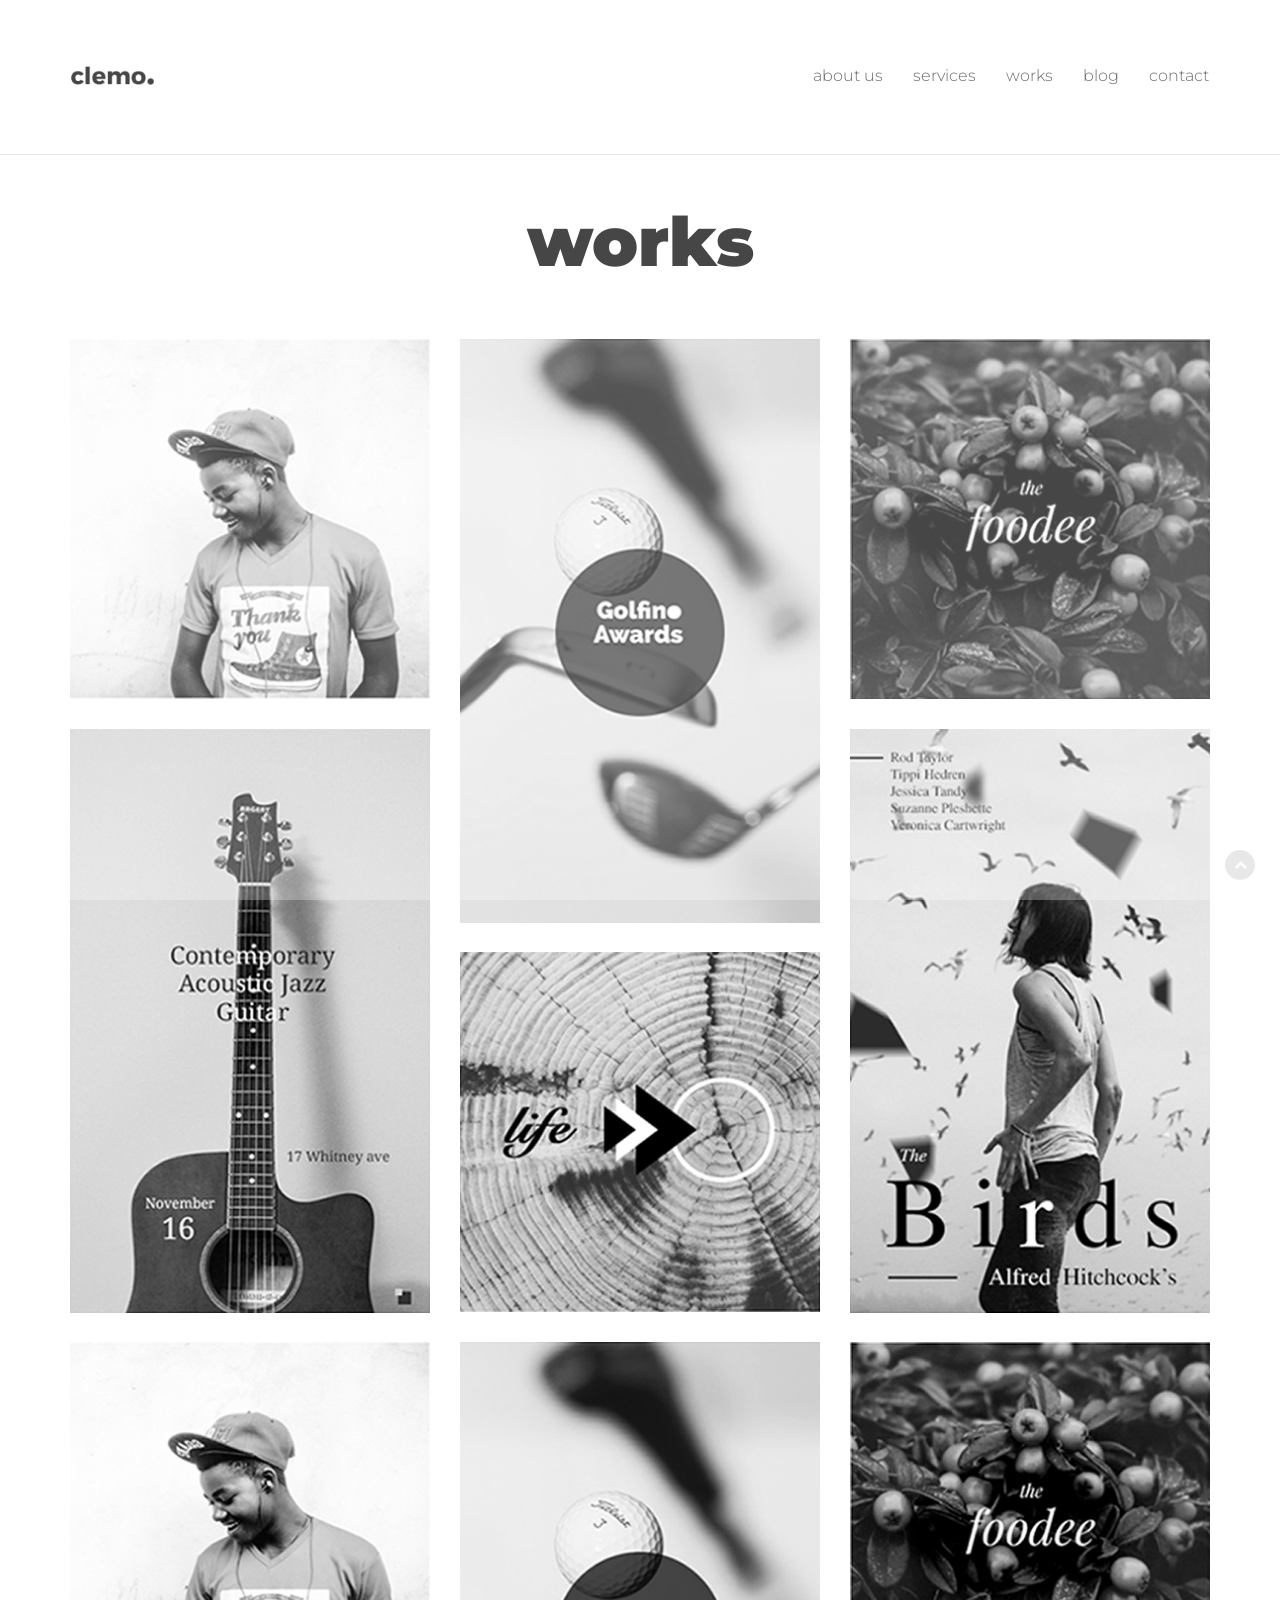
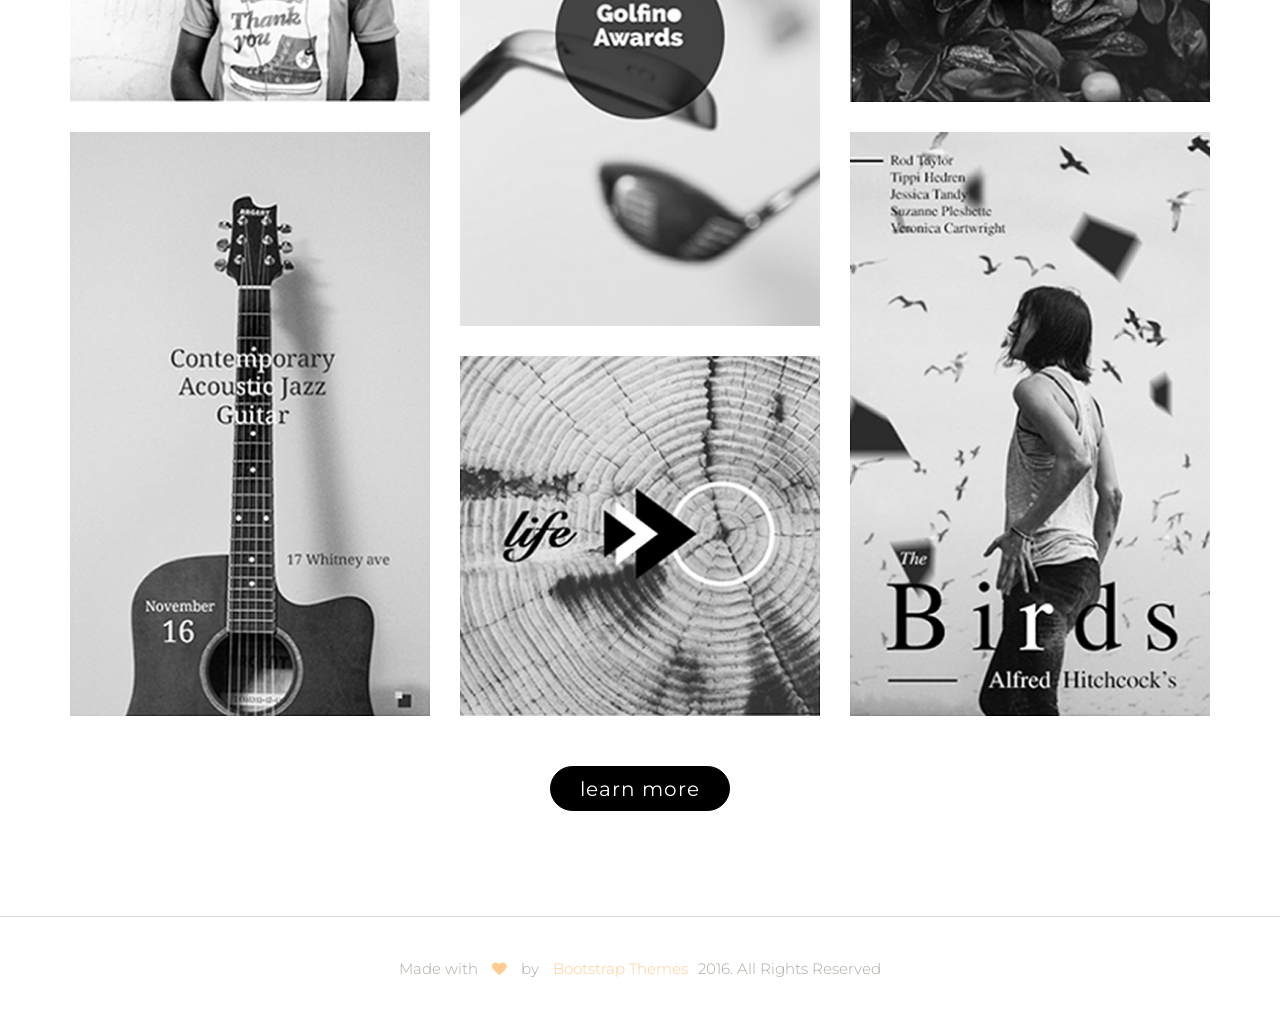
<file: work.html>
<!doctype html>
<!--[if lt IE 7]>      <html class="no-js lt-ie9 lt-ie8 lt-ie7" lang=""> <![endif]-->
<!--[if IE 7]>         <html class="no-js lt-ie9 lt-ie8" lang=""> <![endif]-->
<!--[if IE 8]>         <html class="no-js lt-ie9" lang=""> <![endif]-->
<!--[if gt IE 8]><!--> <html class="no-js" lang=""> <!--<![endif]-->
    <head>
        <meta charset="utf-8">
        <meta http-equiv="X-UA-Compatible" content="IE=edge,chrome=1">
        <title>Clemo – Free HTML5 Multipurpose Portfolio Page Template</title>
        <meta name="description" content="">
        <meta name="viewport" content="width=device-width, initial-scale=1">
        <link rel="apple-touch-icon" href="apple-touch-icon.png">


        <!--Google fonts links-->
        <link href="https://fonts.googleapis.com/css?family=Montserrat:400,700" rel="stylesheet">

        <link rel="stylesheet" href="assets/css/fonticons.css">
        <link rel="stylesheet" href="assets/css/slider-pro.css">
        <!--<link rel="stylesheet" href="assets/css/stylesheet.css">-->
        <link rel="stylesheet" href="assets/css/font-awesome.min.css">
        <link rel="stylesheet" href="assets/css/bootstrap.min.css">


        <!--For Plugins external css-->
        <link rel="stylesheet" href="assets/css/plugins.css" />

        <!--Theme custom css -->
        <link rel="stylesheet" href="assets/css/style.css">

        <!--Theme Responsive css-->
        <link rel="stylesheet" href="assets/css/responsive.css" />

        <script src="assets/js/vendor/modernizr-2.8.3-respond-1.4.2.min.js"></script>
    </head>
    <body data-spy="scroll" data-target=".navbar-collapse">
        <!--[if lt IE 8]>
            <p class="browserupgrade">You are using an <strong>outdated</strong> browser. Please <a href="http://browsehappy.com/">upgrade your browser</a> to improve your experience.</p>
        <![endif]-->
        <div class='preloader'><div class='loaded'>&nbsp;</div></div>
        <header id="main_menu" class="header navbar-fixed-top">            
            <div class="main_menu_bg">
                <div class="container">
                    <div class="row">
                        <div class="nave_menu">
                            <nav class="navbar navbar-default" id="navmenu">
                                <div class="container-fluid">
                                    <!-- Brand and toggle get grouped for better mobile display -->
                                    <div class="navbar-header">
                                        <button type="button" class="navbar-toggle collapsed" data-toggle="collapse" data-target="#bs-example-navbar-collapse-1" aria-expanded="false">
                                            <span class="sr-only">Toggle navigation</span>
                                            <span class="icon-bar"></span>
                                            <span class="icon-bar"></span>
                                            <span class="icon-bar"></span>
                                        </button>
                                        <a class="navbar-brand" href="index.html">
                                            <img src="assets/images/logo.png"/>
                                        </a>
                                    </div>

                                    <!-- Collect the nav links, forms, and other content for toggling -->



                                    <div class="collapse navbar-collapse" id="bs-example-navbar-collapse-1">
                                        <ul class="nav navbar-nav navbar-right">
                                            <li><a href="aboutus.html">about us</a></li>
                                            <li class="dropdown"><a href="#" class="dropdown-toggle" data-toggle="dropdown" role="button" aria-haspopup="true">services</a>
                                                <ul class="dropdown-menu">
                                                    <li><a href="service.html">service page</a></li>
                                                    <li><a href="service1.html">service page two</a></li>
                                                </ul>
                                            </li>
                                            <li class="dropdown"><a href="#" class="dropdown-toggle" data-toggle="dropdown" role="button" aria-haspopup="true">works</a>
                                                <ul class="dropdown-menu">
                                                    <li><a href="work.html">work page</a></li>
                                                    <li><a href="work1.html">work page Two</a></li>
                                                </ul>
                                            </li>
                                            <li class="dropdown"><a href="#" class="dropdown-toggle" data-toggle="dropdown" role="button" aria-haspopup="true">blog</a>
                                                <ul class="dropdown-menu">
                                                    <li><a href="blog.html">blog page</a></li>
                                                    <li><a href="bloginner.html">singleblog page</a></li>
                                                </ul>
                                            </li>
                                            <li><a href="contact.html">contact</a></li>
                                        </ul>    
                                    </div>

                                </div>
                            </nav>
                        </div>	
                    </div>

                </div>

            </div>
        </header> <!--End of header -->



        <!-- Work Section -->
        <section id="work" class="work sections">
            <div class="container">
                <div class="row">
                    <div class="main_mix_content text-center margin-top-120">
                        <div class="head_title">
                            <h1>works</h1>
                        </div><!-- End of head title -->


                        <div id="mixcontent" class="mixcontent text-center">
                            <div class="col-sm-4 col-xs-12 mix category-1">
                                <div class="single_mixi_portfolio">
                                    <img src="assets/images/pf01.png" alt="" />
                                    <div class="single_work_overlay">
                                        <h4>golfino
                                            awards</h4>
                                        <div class="separator"></div>
                                        <p>print design</p>
                                    </div>
                                </div>
                            </div>
                            <div class="col-sm-4 col-xs-12 mix category-1">
                                <div class="single_mixi_portfolio">
                                    <img src="assets/images/pf02.png" alt="" />
                                    <div class="single_work_overlay single_work_overlay2">
                                        <h4>golfino
                                            awards</h4>
                                        <div class="separator"></div>
                                        <p>print design</p>
                                    </div>
                                </div>
                            </div>
                            <div class="col-sm-4 col-xs-12 mix category-1">
                                <div class="single_mixi_portfolio">
                                    <img src="assets/images/pf3.png" alt="" />
                                    <div class="single_work_overlay">
                                        <h4>golfino
                                            awards</h4>
                                        <div class="separator"></div>
                                        <p>print design</p>
                                    </div>
                                </div>
                            </div>
                            <div class="col-sm-4 col-xs-12 mix category-1">
                                <div class="single_mixi_portfolio">
                                    <img src="assets/images/pf4.png" alt="" />
                                    <div class="single_work_overlay single_work_overlay2">
                                        <h4>golfino
                                            awards</h4>
                                        <div class="separator"></div>
                                        <p>print design</p>
                                    </div>
                                </div>
                            </div>

                            <div class="col-sm-4 col-xs-12 mix category-1">
                                <div class="single_mixi_portfolio">
                                    <img src="assets/images/pf6.png" alt="" />
                                    <div class="single_work_overlay single_work_overlay2">
                                        <h4>golfino
                                            awards</h4>
                                        <div class="separator"></div>
                                        <p>print design</p>
                                    </div>
                                </div>
                            </div>

                            <div class="col-sm-4 col-xs-12 mix category-1">
                                <div class="single_mixi_portfolio">
                                    <img src="assets/images/pf5.png" alt="" />
                                    <div class="single_work_overlay">
                                        <h4>golfino
                                            awards</h4>
                                        <div class="separator"></div>
                                        <p>print design</p>
                                    </div>
                                </div>
                            </div>
                            <div class="col-sm-4 col-xs-12 mix category-2">
                                <div class="single_mixi_portfolio">
                                    <img src="assets/images/pf01.png" alt="" />
                                    <div class="single_work_overlay">
                                        <h4>golfino
                                            awards</h4>
                                        <div class="separator"></div>
                                        <p>print design</p>
                                    </div>
                                </div>
                            </div>
                            <div class="col-sm-4 col-xs-12 mix category-2">
                                <div class="single_mixi_portfolio">
                                    <img src="assets/images/pf02.png" alt="" />
                                    <div class="single_work_overlay single_work_overlay2">
                                        <h4>golfino
                                            awards</h4>
                                        <div class="separator"></div>
                                        <p>print design</p>
                                    </div>
                                </div>
                            </div>
                            <div class="col-sm-4 col-xs-12 mix category-2">
                                <div class="single_mixi_portfolio">
                                    <img src="assets/images/pf3.png" alt="" />
                                    <div class="single_work_overlay">
                                        <h4>golfino
                                            awards</h4>
                                        <div class="separator"></div>
                                        <p>print design</p>
                                    </div>
                                </div>
                            </div>
                            <div class="col-sm-4 col-xs-12 mix category-2">
                                <div class="single_mixi_portfolio">
                                    <img src="assets/images/pf4.png" alt="" />
                                    <div class="single_work_overlay single_work_overlay2">
                                        <h4>golfino
                                            awards</h4>
                                        <div class="separator"></div>
                                        <p>print design</p>
                                    </div>
                                </div>
                            </div>
                            <div class="col-sm-4 col-xs-12 mix category-2">
                                <div class="single_mixi_portfolio">
                                    <img src="assets/images/pf6.png" alt="" />
                                    <div class="single_work_overlay single_work_overlay2">
                                        <h4>golfino
                                            awards</h4>
                                        <div class="separator"></div>
                                        <p>print design</p>
                                    </div>
                                </div>
                            </div>
                            <div class="col-sm-4 col-xs-12 mix category-2">
                                <div class="single_mixi_portfolio">
                                    <img src="assets/images/pf5.png" alt="" />
                                    <div class="single_work_overlay">
                                        <h4>golfino
                                            awards</h4>
                                        <div class="separator"></div>
                                        <p>print design</p>
                                    </div>
                                </div>
                            </div>

                        </div>

                        <a href="" class="btn">learn more</a>
                    </div>                     
                </div><!-- End of row -->
            </div><!-- End of Contaier -->
        </section><!-- End of portfolio Section -->   



        <!-- footer Section -->
        <footer id="footer" class="footer">
            <div class="container">
                <div class="main_footer">
                    <div class="row">
                        <div class="col-sm-12">
                            <div class="copyright_text text-center">
                                <p class=" wow fadeInRight" data-wow-duration="1s">Made with <i class="fa fa-heart"></i> by <a target="_blank" href="https://bootstrapthemes.co">Bootstrap Themes</a>2016. All Rights Reserved</p>
                            </div>
                        </div>
                    </div>
                </div>
            </div><!-- End of container -->
        </footer><!-- End of footer -->



        <!-- START SCROLL TO TOP  -->

        <div class="scrollup">
            <a href="#"><i class="fa fa-chevron-up"></i></a>
        </div>


        <!-- jQuery -->
        <script src="assets/js/vendor/jquery-1.11.2.min.js"></script>

        <!-- jQuery Bootstrap js  -->
        <script src="assets/js/vendor/bootstrap.min.js"></script>

        <!-- jQuery easing js  -->
        <script src="assets/js/jquery.easing.1.3.js"></script>

        <!-- jQuery masonry js  -->
        <script src="assets/js/masonry/masonry.min.js"></script>
        <script type="text/javascript">
            $('.mixcontent').masonry();
        </script>

        <!-- jQuery Mixitup  -->
        <script src="assets/js/jquery.mixitup.min.js"></script>
        <script type="text/javascript">
//            jQuery('#').mixItUp({
//                selectors: {
//                    target: '.tile',
//                    filter: '.filter'
//                },
//                animation: {
//                    animateResizeContainer: false,
//                    effects: 'fade scale'
//                }
//
//            });

            //           $('.mixitupId').mixItUp();
        </script>



        <!-- jQuery plugins  -->
        <script src="assets/js/plugins.js"></script>

        <!-- jQuery Main js  -->
        <script src="assets/js/main.js"></script>

    </body>
</html>
</file>
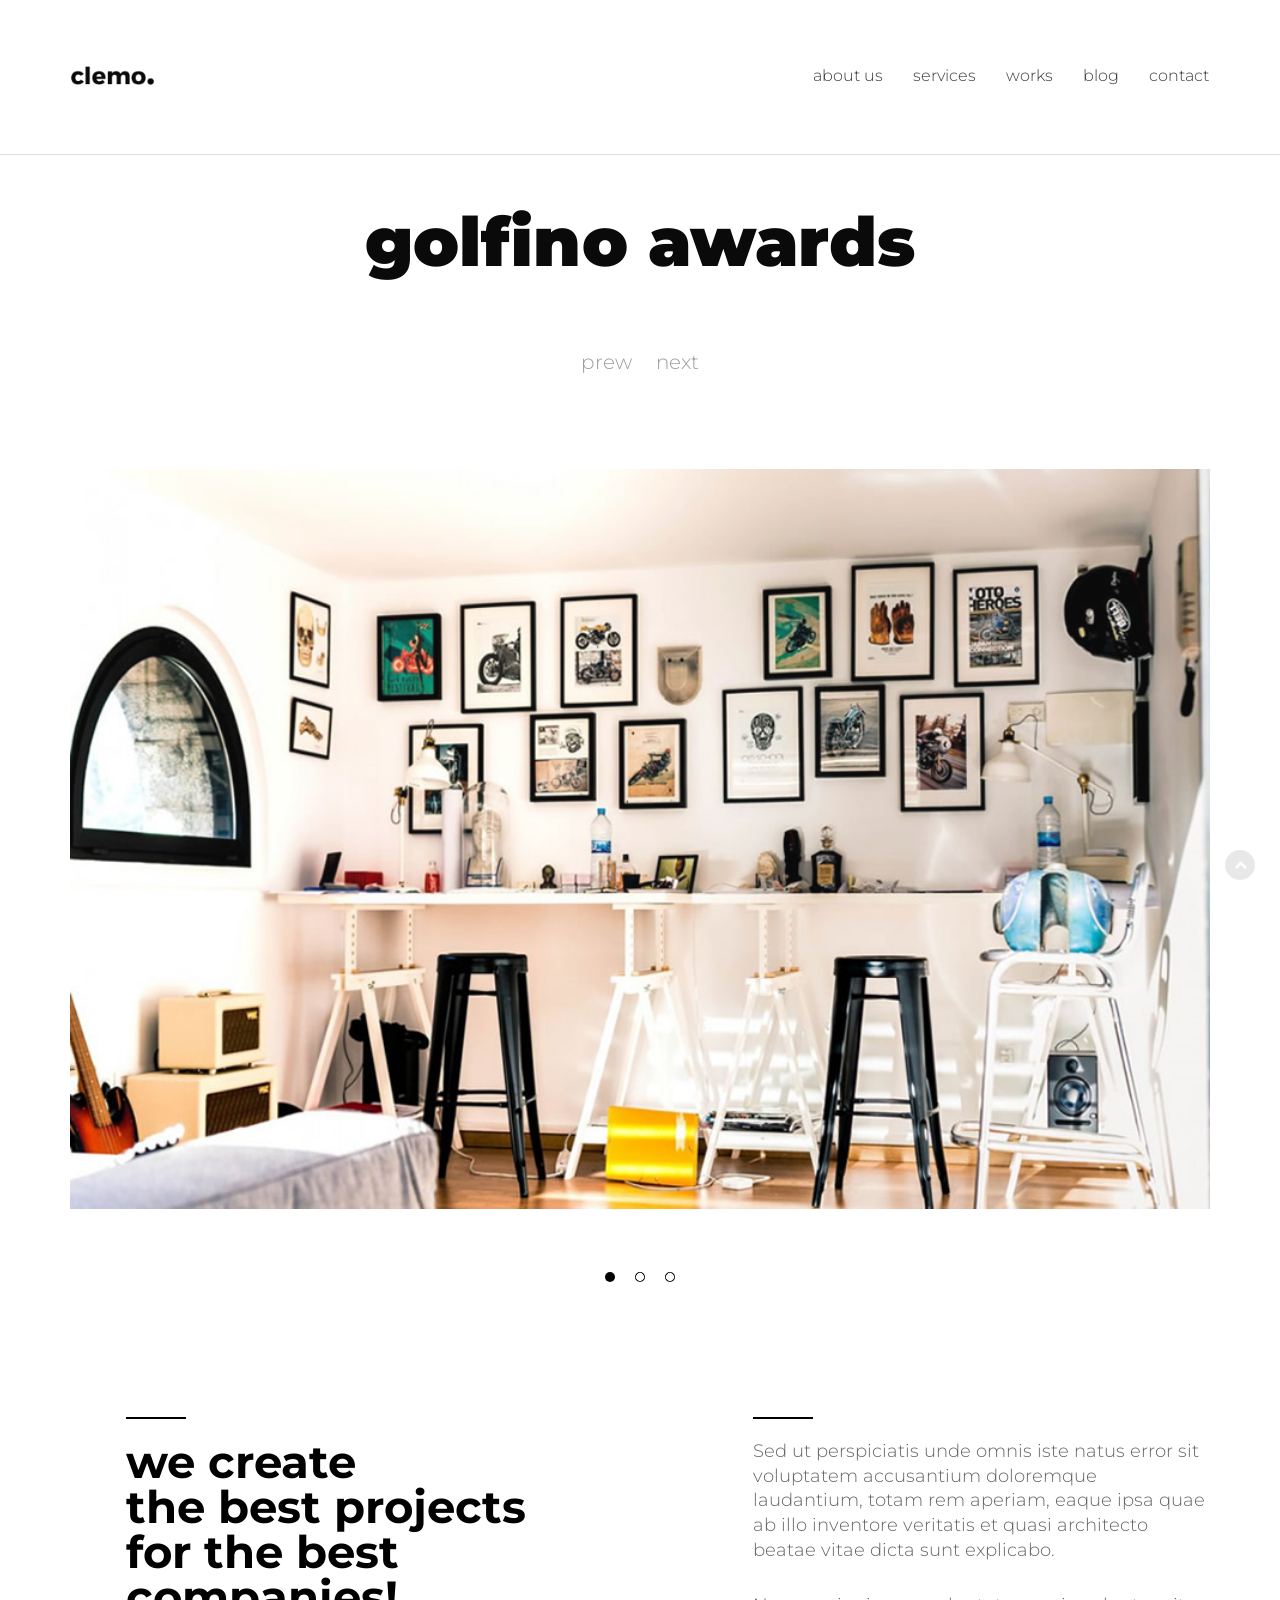
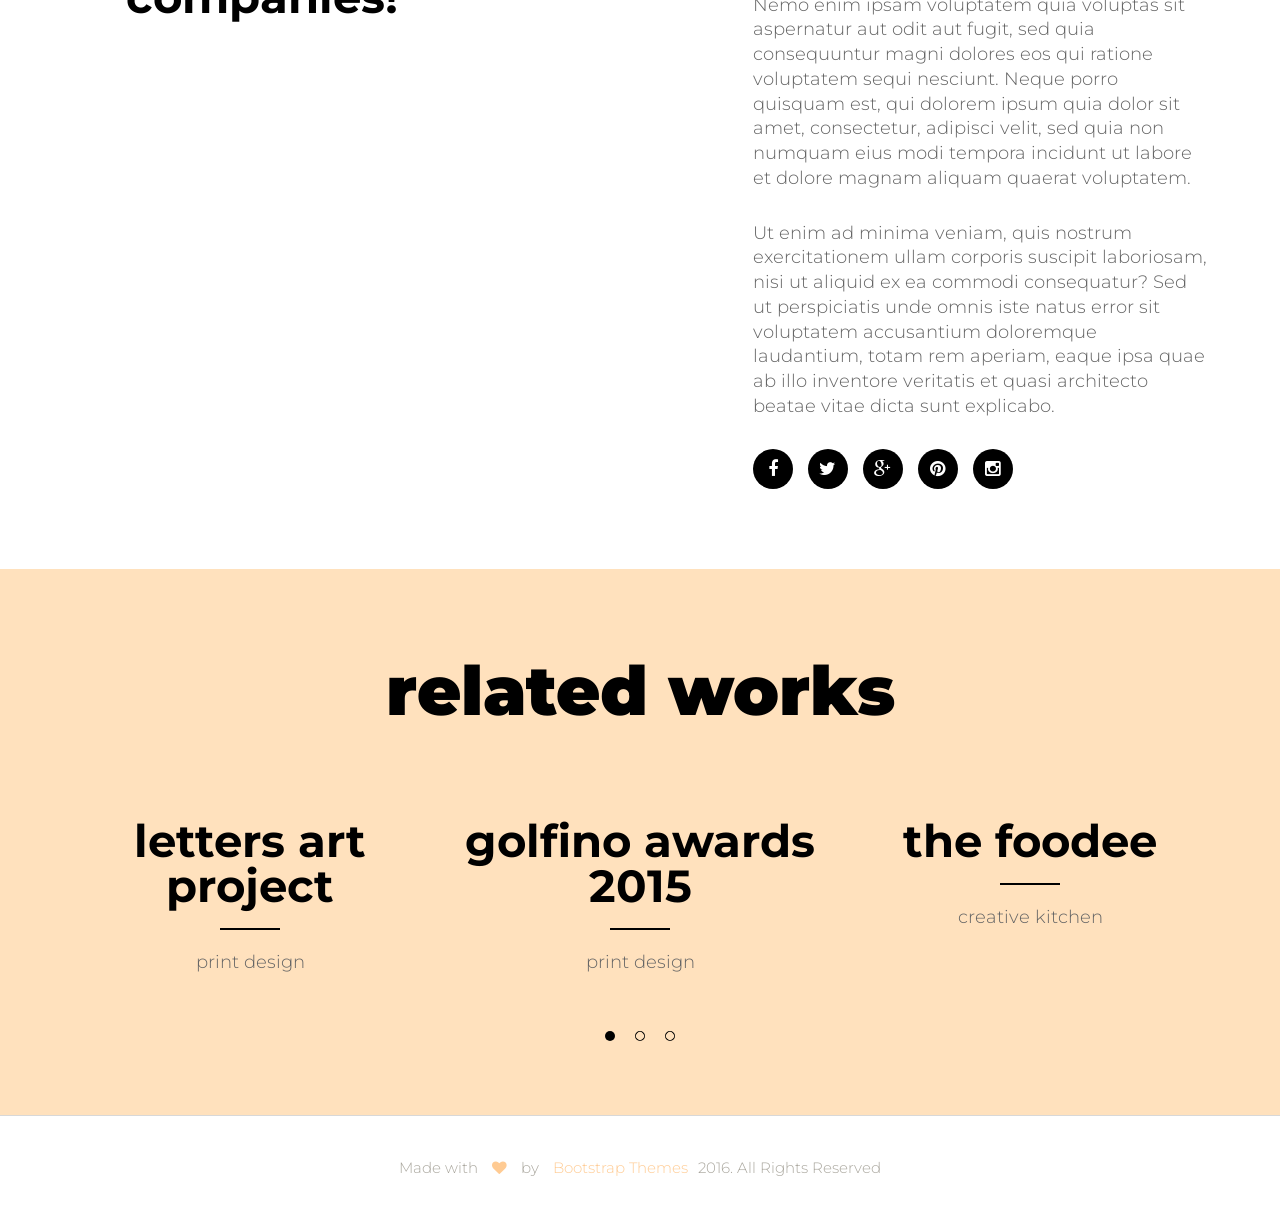
<file: work1.html>
<!doctype html>
<!--[if lt IE 7]>      <html class="no-js lt-ie9 lt-ie8 lt-ie7" lang=""> <![endif]-->
<!--[if IE 7]>         <html class="no-js lt-ie9 lt-ie8" lang=""> <![endif]-->
<!--[if IE 8]>         <html class="no-js lt-ie9" lang=""> <![endif]-->
<!--[if gt IE 8]><!--> <html class="no-js" lang=""> <!--<![endif]-->
    <head>
        <meta charset="utf-8">
        <meta http-equiv="X-UA-Compatible" content="IE=edge,chrome=1">
        <title>Clemo – Free HTML5 Multipurpose Portfolio Page Template</title>
        <meta name="description" content="">
        <meta name="viewport" content="width=device-width, initial-scale=1">
        <link rel="apple-touch-icon" href="apple-touch-icon.png">


        <!--Google fonts links-->
        <link href="https://fonts.googleapis.com/css?family=Montserrat:400,700" rel="stylesheet">


        <link rel="stylesheet" href="assets/css/fonticons.css">
        <link rel="stylesheet" href="assets/css/slider-pro.css">
        <!--<link rel="stylesheet" href="assets/css/stylesheet.css">-->
        <link rel="stylesheet" href="assets/css/font-awesome.min.css">
        <link rel="stylesheet" href="assets/css/bootstrap.min.css">


        <!--For Plugins external css-->
        <link rel="stylesheet" href="assets/css/plugins.css" />

        <!--Theme custom css -->
        <link rel="stylesheet" href="assets/css/style.css">

        <!--Theme Responsive css-->
        <link rel="stylesheet" href="assets/css/responsive.css" />

        <script src="assets/js/vendor/modernizr-2.8.3-respond-1.4.2.min.js"></script>
    </head>
    <body data-spy="scroll" data-target=".navbar-collapse">
        <!--[if lt IE 8]>
            <p class="browserupgrade">You are using an <strong>outdated</strong> browser. Please <a href="http://browsehappy.com/">upgrade your browser</a> to improve your experience.</p>
        <![endif]-->
        <div class='preloader'><div class='loaded'>&nbsp;</div></div>
        <header id="main_menu" class="header navbar-fixed-top">            
            <div class="main_menu_bg">
                <div class="container">
                    <div class="row">
                        <div class="nave_menu">
                            <nav class="navbar navbar-default" id="navmenu">
                                <div class="container-fluid">
                                    <!-- Brand and toggle get grouped for better mobile display -->
                                    <div class="navbar-header">
                                        <button type="button" class="navbar-toggle collapsed" data-toggle="collapse" data-target="#bs-example-navbar-collapse-1" aria-expanded="false">
                                            <span class="sr-only">Toggle navigation</span>
                                            <span class="icon-bar"></span>
                                            <span class="icon-bar"></span>
                                            <span class="icon-bar"></span>
                                        </button>
                                        <a class="navbar-brand" href="index.html">
                                            <img src="assets/images/logo.png"/>
                                        </a>
                                    </div>

                                    <!-- Collect the nav links, forms, and other content for toggling -->



                                    <div class="collapse navbar-collapse" id="bs-example-navbar-collapse-1">
                                        <ul class="nav navbar-nav navbar-right">
                                            <li><a href="aboutus.html">about us</a></li>
                                            <li class="dropdown"><a href="#" class="dropdown-toggle" data-toggle="dropdown" role="button" aria-haspopup="true">services</a>
                                                <ul class="dropdown-menu">
                                                    <li><a href="service.html">service page</a></li>
                                                    <li><a href="service1.html">service page two</a></li>
                                                </ul>
                                            </li>
                                            <li class="dropdown"><a href="#" class="dropdown-toggle" data-toggle="dropdown" role="button" aria-haspopup="true">works</a>
                                                <ul class="dropdown-menu">
                                                    <li><a href="work.html">work page</a></li>
                                                    <li><a href="work1.html">work page Two</a></li>
                                                </ul>
                                            </li>
                                            <li class="dropdown"><a href="#" class="dropdown-toggle" data-toggle="dropdown" role="button" aria-haspopup="true">blog</a>
                                                <ul class="dropdown-menu">
                                                    <li><a href="blog.html">blog page</a></li>
                                                    <li><a href="bloginner.html">singleblog page</a></li>
                                                </ul>
                                            </li>
                                            <li><a href="contact.html">contact</a></li>
                                        </ul>    
                                    </div>

                                </div>
                            </nav>
                        </div>	
                    </div>

                </div>

            </div>
        </header> <!--End of header -->




        <!-- Service Section -->
        <section id="work1" class="work1 sections margin-top-120">
            <div class="container">
                <div class="row">
                    <div class="col-sm-12">
                        <div class="head_title text-center">
                            <h1>golfino awards</h1>
                        </div><!-- End of head title -->

                        <div class="main_work1_area">
                            <div class="main_work1_content">
                                <div class="single_work1">
                                    <img src="assets/images/workhome1.jpg" alt="" />
                                </div><!-- End of single single_work1 -->
                                <div class="single_work1">
                                    <img src="assets/images/workhome2.jpg" alt="" />
                                </div><!-- End of single single_work1 -->
                                <div class="single_work1">
                                    <img src="assets/images/workhome3.jpg" alt="" />
                                </div><!-- End of single single_work1 -->
                            </div>
                        </div>
                    </div><!-- End of col-sm-12 -->
                </div><!-- End of row -->
            </div><!-- End of Container -->
        </section><!-- End of Service Section -->



        <!-- work1_content Section -->
        <section id="work1_content" class="work1_content">
            <div class="container">
                <div class="row">
                    <div class="col-sm-12">
                        <div class="main_work1_content_area margin-bottom-80"> 
                            <div class="row">
                                <div class="col-sm-6">
                                    <div class="signle_work1_left">
                                        <div class="separator2"></div>
                                        <h4>we create <br />
                                            the best projects<br />
                                            for the best<br />
                                            companies!</h4>
                                    </div>
                                </div>

                                <div class="col-sm-5 col-sm-push-1">
                                    <div class="single_work1">
                                        <div class="separator2"></div>
                                        <p>Sed ut perspiciatis unde omnis iste natus error sit voluptatem accusantium doloremque laudantium, totam rem aperiam, 
                                            eaque ipsa quae ab illo inventore veritatis et quasi architecto beatae vitae dicta sunt explicabo. </p>

                                        <p>Nemo enim ipsam voluptatem quia voluptas sit aspernatur aut odit aut fugit, sed quia consequuntur magni dolores eos qui ratione voluptatem sequi nesciunt. Neque porro quisquam est, qui dolorem ipsum quia dolor sit amet, consectetur, adipisci velit, 
                                            sed quia non numquam eius modi tempora incidunt ut labore et dolore magnam aliquam quaerat voluptatem.</p>

                                        <p>Ut enim ad minima veniam, quis nostrum exercitationem ullam corporis suscipit laboriosam, nisi ut aliquid ex ea commodi consequatur? Sed ut perspiciatis unde omnis iste natus error sit voluptatem accusantium doloremque laudantium, 
                                            totam rem aperiam, eaque ipsa quae ab illo inventore veritatis et quasi architecto beatae vitae dicta sunt explicabo. </p>


                                        <div class="work_socail transition">
                                            <a href=""><i class="fa fa-facebook img-circle"></i></a>
                                            <a href=""><i class="fa fa-twitter img-circle"></i></a>
                                            <a href=""><i class="fa fa-google-plus img-circle"></i></a>
                                            <a href=""><i class="fa fa-pinterest img-circle"></i></a>
                                            <a href=""><i class="fa fa-instagram img-circle"></i></a>
                                        </div>
                                    </div>

                                </div>
                            </div>
                        </div>
                    </div><!-- End of col-sm-12 -->
                </div><!-- End of row -->
            </div><!-- End of Container -->
        </section><!-- End of service1 Section -->     



        <!-- Team Section -->
        <section id="work1_team" class="work1_team colorsbg sections">
            <div class="container">
                <div class="row">
                    <div class="main_work1_team_area">
                        <div class="head_title text-center">
                            <h1>related works</h1>
                        </div><!-- End of head title -->

                        <div class="main_work1_team text-center">
                            <div class="single_work1_team">
                                <div class="col-sm-12">
                                    <div class="row">
                                        <div class="col-sm-4">
                                            <div class="team">
                                                <h4>letters art
                                                    project</h4>
                                                <div class="separator"></div>
                                                <p>print design</p>
                                            </div>
                                        </div> <!-- End of col-sm-4 --> 
                                        <div class="col-sm-4">
                                            <div class="team">
                                                <h4>golfino awards
                                                    2015</h4>
                                                <div class="separator"></div>
                                                <p>print design</p>
                                            </div>
                                        </div> <!-- End of col-sm-4 --> 
                                        <div class="col-sm-4">
                                            <div class="team">
                                                <h4>the foodee</h4>
                                                <div class="separator"></div>
                                                <p>creative kitchen</p>
                                            </div>
                                        </div><!-- End of col-sm-4 -->  
                                    </div>
                                </div><!-- End of col-sm-10 -->
                            </div>

                            <div class="single_work1_team">
                                <div class="col-sm-10 col-sm-offset-1">
                                    <div class="row">
                                        <div class="col-sm-4">
                                            <div class="team">
                                                <h4>letters art
                                                    project</h4>
                                                <div class="separator"></div>
                                                <p>print design</p>
                                            </div>
                                        </div> <!-- End of col-sm-4 --> 
                                        <div class="col-sm-4">
                                            <div class="team">
                                                <h4>golfino awards
                                                    2015</h4>
                                                <div class="separator"></div>
                                                <p>print design</p>
                                            </div>
                                        </div> <!-- End of col-sm-4 --> 
                                        <div class="col-sm-4">
                                            <div class="team">
                                                <h4>the foodee</h4>
                                                <div class="separator"></div>
                                                <p>creative kitchen</p>
                                            </div>
                                        </div><!-- End of col-sm-4 -->  
                                    </div>
                                </div><!-- End of col-sm-10 -->
                            </div>
                            <div class="single_work1_team">
                                <div class="col-sm-10 col-sm-offset-1">
                                    <div class="row">
                                        <div class="col-sm-4">
                                            <div class="team">
                                                <h4>letters art
                                                    project</h4>
                                                <div class="separator"></div>
                                                <p>print design</p>
                                            </div>
                                        </div> <!-- End of col-sm-4 --> 
                                        <div class="col-sm-4">
                                            <div class="team">
                                                <h4>golfino awards
                                                    2015</h4>
                                                <div class="separator"></div>
                                                <p>print design</p>
                                            </div>
                                        </div> <!-- End of col-sm-4 --> 
                                        <div class="col-sm-4">
                                            <div class="team">
                                                <h4>the foodee</h4>
                                                <div class="separator"></div>
                                                <p>creative kitchen</p>
                                            </div>
                                        </div><!-- End of col-sm-4 -->  
                                    </div>
                                </div><!-- End of col-sm-10 -->
                            </div>
                        </div>
                    </div>
                </div><!-- End of row -->
            </div><!-- End of Contaier -->
        </section><!-- End of portfolio Section --> 


        <!-- footer Section -->
        <footer id="footer" class="footer">
            <div class="container">
                <div class="main_footer">
                    <div class="row">
                        <div class="col-sm-12">
                            <div class="copyright_text text-center">
                                <p class=" wow fadeInRight" data-wow-duration="1s">Made with <i class="fa fa-heart"></i> by <a target="_blank" href="https://bootstrapthemes.co">Bootstrap Themes</a>2016. All Rights Reserved</p>
                            </div>
                        </div>
                    </div>
                </div>
            </div><!-- End of container -->
        </footer><!-- End of footer -->



        <!-- START SCROLL TO TOP  -->

        <div class="scrollup">
            <a href="#"><i class="fa fa-chevron-up"></i></a>
        </div>

        <script src="assets/js/vendor/jquery-1.11.2.min.js"></script>
        <script src="assets/js/vendor/bootstrap.min.js"></script>

        <script src="assets/js/jquery.easing.1.3.js"></script>
        <script src="assets/js/masonry/masonry.min.js"></script>
        <script type="text/javascript">
            $('.mixcontent').masonry();
        </script>

        <script src="assets/js/jquery.sliderPro.min.js"></script>
        <script type="text/javascript">
            $(document).ready(function ($) {
                $('#example3').sliderPro({
                    width: 960,
                    height: 200,
                    fade: true,
                    arrows: false,
                    buttons: true,
                    fullScreen: false,
                    shuffle: true,
                    smallSize: 500,
                    mediumSize: 1000,
                    largeSize: 3000,
                    thumbnailArrows: true,
                    autoplay: false,
                    thumbnailsContainerSize: 960

                });
            });
        </script>
        <script src="assets/js/plugins.js"></script>
        <script src="assets/js/main.js"></script>

    </body>
</html>
</file>
<file: assets/css/fonticons.css>
@font-face {
	font-family: 'Linearicons-Free';
	src:url('../fonts/Linearicons-Free.eot?w118d');
	src:url('../fonts/Linearicons-Free.eot?#iefixw118d') format('embedded-opentype'),
		url('../fonts/Linearicons-Free.woff2?w118d') format('woff2'),
		url('../fonts/Linearicons-Free.woff?w118d') format('woff'),
		url('../fonts/Linearicons-Free.ttf?w118d') format('truetype'),
		url('../fonts/Linearicons-Free.svg?w118d#Linearicons-Free') format('svg');
	font-weight: normal;
	font-style: normal;
}

.lnr {
	font-family: 'Linearicons-Free';
	speak: none;
	font-style: normal;
	font-weight: normal;
	font-variant: normal;
	text-transform: none;
	line-height: 1;

	/* Better Font Rendering =========== */
	-webkit-font-smoothing: antialiased;
	-moz-osx-font-smoothing: grayscale;
}

.lnr-home:before {
	content: "\e800";
}
.lnr-apartment:before {
	content: "\e801";
}
.lnr-pencil:before {
	content: "\e802";
}
.lnr-magic-wand:before {
	content: "\e803";
}
.lnr-drop:before {
	content: "\e804";
}
.lnr-lighter:before {
	content: "\e805";
}
.lnr-poop:before {
	content: "\e806";
}
.lnr-sun:before {
	content: "\e807";
}
.lnr-moon:before {
	content: "\e808";
}
.lnr-cloud:before {
	content: "\e809";
}
.lnr-cloud-upload:before {
	content: "\e80a";
}
.lnr-cloud-download:before {
	content: "\e80b";
}
.lnr-cloud-sync:before {
	content: "\e80c";
}
.lnr-cloud-check:before {
	content: "\e80d";
}
.lnr-database:before {
	content: "\e80e";
}
.lnr-lock:before {
	content: "\e80f";
}
.lnr-cog:before {
	content: "\e810";
}
.lnr-trash:before {
	content: "\e811";
}
.lnr-dice:before {
	content: "\e812";
}
.lnr-heart:before {
	content: "\e813";
}
.lnr-star:before {
	content: "\e814";
}
.lnr-star-half:before {
	content: "\e815";
}
.lnr-star-empty:before {
	content: "\e816";
}
.lnr-flag:before {
	content: "\e817";
}
.lnr-envelope:before {
	content: "\e818";
}
.lnr-paperclip:before {
	content: "\e819";
}
.lnr-inbox:before {
	content: "\e81a";
}
.lnr-eye:before {
	content: "\e81b";
}
.lnr-printer:before {
	content: "\e81c";
}
.lnr-file-empty:before {
	content: "\e81d";
}
.lnr-file-add:before {
	content: "\e81e";
}
.lnr-enter:before {
	content: "\e81f";
}
.lnr-exit:before {
	content: "\e820";
}
.lnr-graduation-hat:before {
	content: "\e821";
}
.lnr-license:before {
	content: "\e822";
}
.lnr-music-note:before {
	content: "\e823";
}
.lnr-film-play:before {
	content: "\e824";
}
.lnr-camera-video:before {
	content: "\e825";
}
.lnr-camera:before {
	content: "\e826";
}
.lnr-picture:before {
	content: "\e827";
}
.lnr-book:before {
	content: "\e828";
}
.lnr-bookmark:before {
	content: "\e829";
}
.lnr-user:before {
	content: "\e82a";
}
.lnr-users:before {
	content: "\e82b";
}
.lnr-shirt:before {
	content: "\e82c";
}
.lnr-store:before {
	content: "\e82d";
}
.lnr-cart:before {
	content: "\e82e";
}
.lnr-tag:before {
	content: "\e82f";
}
.lnr-phone-handset:before {
	content: "\e830";
}
.lnr-phone:before {
	content: "\e831";
}
.lnr-pushpin:before {
	content: "\e832";
}
.lnr-map-marker:before {
	content: "\e833";
}
.lnr-map:before {
	content: "\e834";
}
.lnr-location:before {
	content: "\e835";
}
.lnr-calendar-full:before {
	content: "\e836";
}
.lnr-keyboard:before {
	content: "\e837";
}
.lnr-spell-check:before {
	content: "\e838";
}
.lnr-screen:before {
	content: "\e839";
}
.lnr-smartphone:before {
	content: "\e83a";
}
.lnr-tablet:before {
	content: "\e83b";
}
.lnr-laptop:before {
	content: "\e83c";
}
.lnr-laptop-phone:before {
	content: "\e83d";
}
.lnr-power-switch:before {
	content: "\e83e";
}
.lnr-bubble:before {
	content: "\e83f";
}
.lnr-heart-pulse:before {
	content: "\e840";
}
.lnr-construction:before {
	content: "\e841";
}
.lnr-pie-chart:before {
	content: "\e842";
}
.lnr-chart-bars:before {
	content: "\e843";
}
.lnr-gift:before {
	content: "\e844";
}
.lnr-diamond:before {
	content: "\e845";
}
.lnr-linearicons:before {
	content: "\e846";
}
.lnr-dinner:before {
	content: "\e847";
}
.lnr-coffee-cup:before {
	content: "\e848";
}
.lnr-leaf:before {
	content: "\e849";
}
.lnr-paw:before {
	content: "\e84a";
}
.lnr-rocket:before {
	content: "\e84b";
}
.lnr-briefcase:before {
	content: "\e84c";
}
.lnr-bus:before {
	content: "\e84d";
}
.lnr-car:before {
	content: "\e84e";
}
.lnr-train:before {
	content: "\e84f";
}
.lnr-bicycle:before {
	content: "\e850";
}
.lnr-wheelchair:before {
	content: "\e851";
}
.lnr-select:before {
	content: "\e852";
}
.lnr-earth:before {
	content: "\e853";
}
.lnr-smile:before {
	content: "\e854";
}
.lnr-sad:before {
	content: "\e855";
}
.lnr-neutral:before {
	content: "\e856";
}
.lnr-mustache:before {
	content: "\e857";
}
.lnr-alarm:before {
	content: "\e858";
}
.lnr-bullhorn:before {
	content: "\e859";
}
.lnr-volume-high:before {
	content: "\e85a";
}
.lnr-volume-medium:before {
	content: "\e85b";
}
.lnr-volume-low:before {
	content: "\e85c";
}
.lnr-volume:before {
	content: "\e85d";
}
.lnr-mic:before {
	content: "\e85e";
}
.lnr-hourglass:before {
	content: "\e85f";
}
.lnr-undo:before {
	content: "\e860";
}
.lnr-redo:before {
	content: "\e861";
}
.lnr-sync:before {
	content: "\e862";
}
.lnr-history:before {
	content: "\e863";
}
.lnr-clock:before {
	content: "\e864";
}
.lnr-download:before {
	content: "\e865";
}
.lnr-upload:before {
	content: "\e866";
}
.lnr-enter-down:before {
	content: "\e867";
}
.lnr-exit-up:before {
	content: "\e868";
}
.lnr-bug:before {
	content: "\e869";
}
.lnr-code:before {
	content: "\e86a";
}
.lnr-link:before {
	content: "\e86b";
}
.lnr-unlink:before {
	content: "\e86c";
}
.lnr-thumbs-up:before {
	content: "\e86d";
}
.lnr-thumbs-down:before {
	content: "\e86e";
}
.lnr-magnifier:before {
	content: "\e86f";
}
.lnr-cross:before {
	content: "\e870";
}
.lnr-menu:before {
	content: "\e871";
}
.lnr-list:before {
	content: "\e872";
}
.lnr-chevron-up:before {
	content: "\e873";
}
.lnr-chevron-down:before {
	content: "\e874";
}
.lnr-chevron-left:before {
	content: "\e875";
}
.lnr-chevron-right:before {
	content: "\e876";
}
.lnr-arrow-up:before {
	content: "\e877";
}
.lnr-arrow-down:before {
	content: "\e878";
}
.lnr-arrow-left:before {
	content: "\e879";
}
.lnr-arrow-right:before {
	content: "\e87a";
}
.lnr-move:before {
	content: "\e87b";
}
.lnr-warning:before {
	content: "\e87c";
}
.lnr-question-circle:before {
	content: "\e87d";
}
.lnr-menu-circle:before {
	content: "\e87e";
}
.lnr-checkmark-circle:before {
	content: "\e87f";
}
.lnr-cross-circle:before {
	content: "\e880";
}
.lnr-plus-circle:before {
	content: "\e881";
}
.lnr-circle-minus:before {
	content: "\e882";
}
.lnr-arrow-up-circle:before {
	content: "\e883";
}
.lnr-arrow-down-circle:before {
	content: "\e884";
}
.lnr-arrow-left-circle:before {
	content: "\e885";
}
.lnr-arrow-right-circle:before {
	content: "\e886";
}
.lnr-chevron-up-circle:before {
	content: "\e887";
}
.lnr-chevron-down-circle:before {
	content: "\e888";
}
.lnr-chevron-left-circle:before {
	content: "\e889";
}
.lnr-chevron-right-circle:before {
	content: "\e88a";
}
.lnr-crop:before {
	content: "\e88b";
}
.lnr-frame-expand:before {
	content: "\e88c";
}
.lnr-frame-contract:before {
	content: "\e88d";
}
.lnr-layers:before {
	content: "\e88e";
}
.lnr-funnel:before {
	content: "\e88f";
}
.lnr-text-format:before {
	content: "\e890";
}
.lnr-text-format-remove:before {
	content: "\e891";
}
.lnr-text-size:before {
	content: "\e892";
}
.lnr-bold:before {
	content: "\e893";
}
.lnr-italic:before {
	content: "\e894";
}
.lnr-underline:before {
	content: "\e895";
}
.lnr-strikethrough:before {
	content: "\e896";
}
.lnr-highlight:before {
	content: "\e897";
}
.lnr-text-align-left:before {
	content: "\e898";
}
.lnr-text-align-center:before {
	content: "\e899";
}
.lnr-text-align-right:before {
	content: "\e89a";
}
.lnr-text-align-justify:before {
	content: "\e89b";
}
.lnr-line-spacing:before {
	content: "\e89c";
}
.lnr-indent-increase:before {
	content: "\e89d";
}
.lnr-indent-decrease:before {
	content: "\e89e";
}
.lnr-pilcrow:before {
	content: "\e89f";
}
.lnr-direction-ltr:before {
	content: "\e8a0";
}
.lnr-direction-rtl:before {
	content: "\e8a1";
}
.lnr-page-break:before {
	content: "\e8a2";
}
.lnr-sort-alpha-asc:before {
	content: "\e8a3";
}
.lnr-sort-amount-asc:before {
	content: "\e8a4";
}
.lnr-hand:before {
	content: "\e8a5";
}
.lnr-pointer-up:before {
	content: "\e8a6";
}
.lnr-pointer-right:before {
	content: "\e8a7";
}
.lnr-pointer-down:before {
	content: "\e8a8";
}
.lnr-pointer-left:before {
	content: "\e8a9";
}
</file>
<file: assets/css/slider-pro.css>
/*!
*  - v1.2.5
* Homepage: http://bqworks.com/slider-pro/
* Author: bqworks
* Author URL: http://bqworks.com/
*/
/* Core
--------------------------------------------------*/
.slider-pro {
    position: relative;
    margin: 0 auto;
    -moz-box-sizing: content-box;
    box-sizing: content-box;
}

.sp-slides-container {
    position: relative;
}

.sp-mask {
    position: relative;
    overflow: hidden;
    height: 200px;
}

.sp-slides {
    position: relative;
    -webkit-backface-visibility: hidden;
    -webkit-perspective: 1000;
}

.sp-slide {
    position: absolute;
}

.sp-image-container {
    overflow: hidden;
}

.sp-image {
    position: relative;
    display: block;
    border: none;
}

.sp-no-js {
    overflow: hidden;
    max-width: 100%;
}

/* Thumbnails
--------------------------------------------------*/
.sp-thumbnails-container {
    position: relative;
    overflow: hidden;
}

.sp-top-thumbnails,
.sp-bottom-thumbnails  {
    left: 0;
    margin: 0 auto;
}

.sp-top-thumbnails {
    position: absolute;
    top: 0;
    margin-bottom: 4px;
}

.sp-bottom-thumbnails {
    margin-top: 4px;
}

.sp-left-thumbnails,
.sp-right-thumbnails {
    position: absolute;
    top: 0;
}

.sp-right-thumbnails {
    right: 0;
    margin-left: 4px;
}

.sp-left-thumbnails {
    left: 0;
    margin-right: 4px;
}

.sp-thumbnails {
    position: relative;
}

.sp-thumbnail {
    border: none;
}

.sp-thumbnail-container {
    position: relative;
    display: block;
    overflow: hidden;
    float: left;
    -moz-box-sizing: border-box;
    box-sizing: border-box;
}

/* Horizontal thumbnails
------------------------*/
.sp-top-thumbnails .sp-thumbnail-container,
.sp-bottom-thumbnails .sp-thumbnail-container {
    margin-left: 2px;
    margin-right: 2px;
}

.sp-top-thumbnails .sp-thumbnail-container:first-child,
.sp-bottom-thumbnails .sp-thumbnail-container:first-child {
    margin-left: 0;
}

.sp-top-thumbnails .sp-thumbnail-container:last-child,
.sp-bottom-thumbnails .sp-thumbnail-container:last-child {
    margin-right: 0;
}

/* Vertical thumbnails 
----------------------*/
.sp-left-thumbnails .sp-thumbnail-container,
.sp-right-thumbnails .sp-thumbnail-container {
    margin-top: 2px;
    margin-bottom: 2px;
}

.sp-left-thumbnails .sp-thumbnail-container:first-child,
.sp-right-thumbnails .sp-thumbnail-container:first-child {
    margin-top: 0;
}

.sp-left-thumbnails .sp-thumbnail-container:last-child,
.sp-right-thumbnails .sp-thumbnail-container:last-child {
    margin-bottom: 0;
}

/* Right thumbnails with pointer
--------------------------------*/
.sp-right-thumbnails.sp-has-pointer {
    margin-left: -13px;
}

.sp-right-thumbnails.sp-has-pointer .sp-thumbnail {
    position: absolute;
    left: 18px;
    margin-left: 0 !important;
}

.sp-right-thumbnails.sp-has-pointer .sp-selected-thumbnail:before {
    content: '';
    position: absolute;
    height: 100%;
    border-left: 5px solid #F00;
    left: 0;
    top: 0;
    margin-left: 13px;
}

.sp-right-thumbnails.sp-has-pointer .sp-selected-thumbnail:after {
    content: '';
    position: absolute;
    width: 0;
    height: 0;
    left: 0;
    top: 50%;
    margin-top: -8px;
    border-right: 13px solid #F00;
    border-top: 8px solid transparent;
    border-bottom: 8px solid transparent;
}

/* Left thumbnails with pointer
-------------------------------*/
.sp-left-thumbnails.sp-has-pointer {
    margin-right: -13px;
}

.sp-left-thumbnails.sp-has-pointer .sp-thumbnail {
    position: absolute;
    right: 18px;
}

.sp-left-thumbnails.sp-has-pointer .sp-selected-thumbnail:before {
    content: '';
    position: absolute;
    height: 100%;
    border-left: 5px solid #F00;
    right: 0;
    top: 0;
    margin-right: 13px;
}

.sp-left-thumbnails.sp-has-pointer .sp-selected-thumbnail:after {
    content: '';
    position: absolute;
    width: 0;
    height: 0;
    right: 0;
    top: 50%;
    margin-top: -8px;
    border-left: 13px solid #F00;
    border-top: 8px solid transparent;
    border-bottom: 8px solid transparent;
}

/* Bottom thumbnails with pointer
---------------------------------*/
.sp-bottom-thumbnails.sp-has-pointer {
    margin-top: -13px;
}

.sp-bottom-thumbnails.sp-has-pointer .sp-thumbnail {
    position: absolute;
    top: 18px;
    margin-top: 0 !important;
}

.sp-bottom-thumbnails.sp-has-pointer .sp-selected-thumbnail:before {
    content: '';
    position: absolute;
    width: 100%;
    border-bottom: 5px solid #F00;
    top: 0;
    margin-top: 13px;
}

.sp-bottom-thumbnails.sp-has-pointer .sp-selected-thumbnail:after {
    content: '';
    position: absolute;
    width: 0;
    height: 0;
    left: 50%;
    top: 0;
    margin-left: -8px;
    border-bottom: 13px solid #F00;
    border-left: 8px solid transparent;
    border-right: 8px solid transparent;
}

/* Top thumbnails with pointer
------------------------------*/
.sp-top-thumbnails.sp-has-pointer {
    margin-bottom: -13px;
}

.sp-top-thumbnails.sp-has-pointer .sp-thumbnail {
    position: absolute;
    bottom: 18px;
}

.sp-top-thumbnails.sp-has-pointer .sp-selected-thumbnail:before {
    content: '';
    position: absolute;
    width: 100%;
    border-bottom: 5px solid #F00;
    bottom: 0;
    margin-bottom: 13px;
}

.sp-top-thumbnails.sp-has-pointer .sp-selected-thumbnail:after {
    content: '';
    position: absolute;
    width: 0;
    height: 0;
    left: 50%;
    bottom: 0;
    margin-left: -8px;
    border-top: 13px solid #F00;
    border-left: 8px solid transparent;
    border-right: 8px solid transparent;
}

/* Layers
--------------------------------------------------*/
.sp-layer {
    position: absolute;
    margin: 0;
    box-sizing: border-box;
    -moz-box-sizing: border-box;
    -webkit-box-sizing: border-box;
    -webkit-font-smoothing: subpixel-antialiased;
    -webkit-backface-visibility: hidden;
}

.sp-black {
    color: #FFF;
    background: rgb(0, 0, 0);
    background: rgba(0, 0, 0, 0.7);
}

.sp-white {
    color: #000;
    background: rgb(255, 255, 255);
    background: rgba(255, 255, 255, 0.7);
}

.sp-rounded {
    border-radius: 10px;
}

.sp-padding {
    padding: 10px;
}

/* Touch Swipe
--------------------------------------------------*/
.sp-grab {
    cursor: url(images/openhand.cur), move;
}

.sp-grabbing {
    cursor: url(images/closedhand.cur), move;
}

.sp-selectable {
    cursor: default;
}

/* Caption
--------------------------------------------------*/
.sp-caption-container {
    text-align: center;
    margin-top: 10px;
}

/* Full Screen
--------------------------------------------------*/
.sp-full-screen {
    margin: 0 !important;
    background-color: #000;
}

.sp-full-screen-button {
    position: absolute;
    top: 5px;
    right: 10px;
    font-size: 30px;
    line-height: 1;
    cursor: pointer;
    -webkit-transform: rotate(45deg);
    -ms-transform: rotate(45deg);
    transform: rotate(45deg);
}

.sp-full-screen-button:before {
    content: '\2195';
}

.sp-fade-full-screen {
    opacity: 0;
    -webkit-transition: opacity 0.5s;
    transition: opacity 0.5s;
}

.slider-pro:hover .sp-fade-full-screen {
    opacity: 1;
}

/* Buttons
--------------------------------------------------*/
.sp-buttons {
    position: relative;
    width: 100%;
    text-align: center;
    padding-top: 40px;
}

.sp-button {
    width: 10px;
    height: 10px;
    border: 2px solid #000;
    border-radius: 50%;
    margin: 4px;
    display: inline-block;
    -moz-box-sizing: border-box;
    -webkit-box-sizing: border-box;
    box-sizing: border-box;
    cursor: pointer;
}

.sp-selected-button {
    background-color: #000;
}

@media only screen and (min-width: 768px) and (max-width: 1024px) {
    .sp-button {
        width: 14px;
        height: 14px;
    }
}

@media only screen and (min-width: 568px) and (max-width: 768px) {
    .sp-button {
        width: 16px;
        height: 16px;
    }
}

@media only screen and (min-width: 320px) and (max-width: 568px) {
    .sp-button {
        width: 18px;
        height: 18px;
    }
}

/* Arrows
--------------------------------------------------*/
.sp-arrows {
    position: absolute;
}

.sp-fade-arrows {
    opacity: 0;
    -webkit-transition: opacity 0.5s;
    transition: opacity 0.5s;
}

.sp-slides-container:hover .sp-fade-arrows {
    opacity: 1;
}

.sp-horizontal .sp-arrows {
    width: 100%;
    left: 0;
    top: 50%;
    margin-top: -15px;
}

.sp-vertical .sp-arrows {
    height: 100%;
    left: 50%;
    top: 0;
    margin-left: -10px;
}

.sp-arrow {
    position: absolute;
    display: block;
    width: 20px;
    height: 30px;
    cursor: pointer;
}

.sp-vertical .sp-arrow {
    -webkit-transform: rotate(90deg);
    -ms-transform: rotate(90deg);
    transform: rotate(90deg);
}

.sp-horizontal .sp-previous-arrow {
    left: 20px;
}

.sp-horizontal .sp-next-arrow {
    right: 20px;
}

.sp-vertical .sp-previous-arrow {
    top: 20px;
}

.sp-vertical .sp-next-arrow {
    bottom: 20px;
}

.sp-previous-arrow:before,
.sp-previous-arrow:after,
.sp-next-arrow:before,
.sp-next-arrow:after {
    content: '';
    position: absolute;
    width: 50%;
    height: 50%;
    background-color: #FFF;
}

.sp-previous-arrow:before {
    left: 30%;
    top: 0;
    -webkit-transform: skew(145deg, 0deg);
    -ms-transform: skew(145deg, 0deg);
    transform: skew(145deg, 0deg);
}

.sp-previous-arrow:after {
    left: 30%;
    top: 50%;
    -webkit-transform: skew(-145deg, 0deg);
    -ms-transform: skew(-145deg, 0deg);
    transform: skew(-145deg, 0deg);
}

.sp-next-arrow:before {
    right: 30%;
    top: 0;
    -webkit-transform: skew(35deg, 0deg);
    -ms-transform: skew(35deg, 0deg);
    transform: skew(35deg, 0deg);
}

.sp-next-arrow:after {
    right: 30%;
    top: 50%;
    -webkit-transform: skew(-35deg, 0deg);
    -ms-transform: skew(-35deg, 0deg);
    transform: skew(-35deg, 0deg);
}

.ie8 .sp-arrow,
.ie7 .sp-arrow {
    width: 0;
    height: 0;
}

.ie8 .sp-arrow:before,
.ie8 .sp-arrow:after,
.ie7 .sp-arrow:before,
.ie7 .sp-arrow:after {
    content: none;
}

.ie8.sp-horizontal .sp-previous-arrow,
.ie7.sp-horizontal .sp-previous-arrow {
    border-right: 20px solid #FFF;
    border-top: 20px solid transparent;
    border-bottom: 20px solid transparent;
}

.ie8.sp-horizontal .sp-next-arrow,
.ie7.sp-horizontal .sp-next-arrow {
    border-left: 20px solid #FFF;
    border-top: 20px solid transparent;
    border-bottom: 20px solid transparent;
}

.ie8.sp-vertical .sp-previous-arrow,
.ie7.sp-vertical .sp-previous-arrow {
    border-bottom: 20px solid #FFF;
    border-left: 20px solid transparent;
    border-right: 20px solid transparent;
}

.ie8.sp-vertical .sp-next-arrow,
.ie7.sp-vertical .sp-next-arrow {
    border-top: 20px solid #FFF;
    border-left: 20px solid transparent;
    border-right: 20px solid transparent;
}

/* Thumbnail Arrows
--------------------------------------------------*/
.sp-thumbnail-arrows {
    position: absolute;
}

.sp-fade-thumbnail-arrows {
    opacity: 0;
    -webkit-transition: opacity 0.5s;
    transition: opacity 0.5s;
}

.sp-thumbnails-container:hover .sp-fade-thumbnail-arrows {
    opacity: 1;
}

.sp-top-thumbnails .sp-thumbnail-arrows,
.sp-bottom-thumbnails .sp-thumbnail-arrows {
    width: 100%;
    top: 50%;
    left: 0;
    margin-top: -12px;
}

.sp-left-thumbnails .sp-thumbnail-arrows,
.sp-right-thumbnails .sp-thumbnail-arrows {
    height: 100%;
    top: 0;
    left: 50%;
    margin-left: -7px;
}

.sp-thumbnail-arrow {
    position: absolute;
    display: block;
    width: 15px;
    height: 25px;
    cursor: pointer;
}

.sp-left-thumbnails .sp-thumbnail-arrows .sp-thumbnail-arrow,
.sp-right-thumbnails .sp-thumbnail-arrows .sp-thumbnail-arrow {
    -webkit-transform: rotate(90deg);
    -ms-transform: rotate(90deg);
    transform: rotate(90deg);
}

.sp-top-thumbnails .sp-previous-thumbnail-arrow,
.sp-bottom-thumbnails .sp-previous-thumbnail-arrow {
    left: 0px;
}

.sp-top-thumbnails .sp-next-thumbnail-arrow,
.sp-bottom-thumbnails .sp-next-thumbnail-arrow {
    right: 0px;
}

.sp-left-thumbnails .sp-previous-thumbnail-arrow,
.sp-right-thumbnails .sp-previous-thumbnail-arrow {
    top: 0px;
}

.sp-left-thumbnails .sp-next-thumbnail-arrow,
.sp-right-thumbnails .sp-next-thumbnail-arrow {
    bottom: 0px;
}

.sp-previous-thumbnail-arrow:before,
.sp-previous-thumbnail-arrow:after,
.sp-next-thumbnail-arrow:before,
.sp-next-thumbnail-arrow:after {
    content: '';
    position: absolute;
    width: 50%;
    height: 50%;
    background-color: #FFF;
}

.sp-previous-thumbnail-arrow:before {
    left: 30%;
    top: 0;
    -webkit-transform: skew(145deg, 0deg);
    -ms-transform: skew(145deg, 0deg);
    transform: skew(145deg, 0deg);
}

.sp-previous-thumbnail-arrow:after {
    left: 30%;
    top: 50%;
    -webkit-transform: skew(-145deg, 0deg);
    -ms-transform: skew(-145deg, 0deg);
    transform: skew(-145deg, 0deg);
}

.sp-next-thumbnail-arrow:before {
    right: 30%;
    top: 0;
    -webkit-transform: skew(35deg, 0deg);
    -ms-transform: skew(35deg, 0deg);
    transform: skew(35deg, 0deg);
}

.sp-next-thumbnail-arrow:after {
    right: 30%;
    top: 50%;
    -webkit-transform: skew(-35deg, 0deg);
    -ms-transform: skew(-35deg, 0deg);
    transform: skew(-35deg, 0deg);
}

.ie8 .sp-thumbnail-arrow,
.ie7 .sp-thumbnail-arrow {
    width: 0;
    height: 0;
}

.ie8 .sp-thumbnail-arrow:before,
.ie8 .sp-thumbnail-arrow:after,
.ie7 .sp-thumbnail-arrow:before,
.ie7 .sp-thumbnail-arrow:after {
    content: none;
}

.ie8 .sp-top-thumbnails .sp-previous-thumbnail-arrow,
.ie8 .sp-bottom-thumbnails .sp-previous-thumbnail-arrow,
.ie7 .sp-top-thumbnails .sp-previous-thumbnail-arrow,
.ie7 .sp-bottom-thumbnails .sp-previous-thumbnail-arrow {
    border-right: 12px solid #FFF;
    border-top: 12px solid transparent;
    border-bottom: 12px solid transparent;
}

.ie8 .sp-top-thumbnails .sp-next-thumbnail-arrow,
.ie8 .sp-bottom-thumbnails .sp-next-thumbnail-arrow,
.ie7 .sp-top-thumbnails .sp-next-thumbnail-arrow,
.ie7 .sp-bottom-thumbnails .sp-next-thumbnail-arrow {
    border-left: 12px solid #FFF;
    border-top: 12px solid transparent;
    border-bottom: 12px solid transparent;
}

.ie8 .sp-left-thumbnails .sp-previous-thumbnail-arrow,
.ie8 .sp-right-thumbnails .sp-previous-thumbnail-arrow,
.ie7 .sp-left-thumbnails .sp-previous-thumbnail-arrow,
.ie7 .sp-right-thumbnails .sp-previous-thumbnail-arrow {
    border-bottom: 12px solid #FFF;
    border-left: 12px solid transparent;
    border-right: 12px solid transparent;
}

.ie8 .sp-left-thumbnails .sp-next-thumbnail-arrow,
.ie8 .sp-right-thumbnails .sp-next-thumbnail-arrow,
.ie7 .sp-left-thumbnails .sp-next-thumbnail-arrow,
.ie7 .sp-right-thumbnails .sp-next-thumbnail-arrow {
    border-top: 12px solid #FFF;
    border-left: 12px solid transparent;
    border-right: 12px solid transparent;
}

/* Video
--------------------------------------------------*/
a.sp-video {
    text-decoration: none;
}

a.sp-video img {
    -webkit-backface-visibility: hidden;
    border: none;
}

a.sp-video:after {
    content: '\25B6';
    position: absolute;
    width: 45px;
    padding-left: 5px;
    height: 50px;
    border: 2px solid #FFF;
    text-align: center;
    font-size: 30px;
    border-radius: 30px;
    top: 0;
    color: #FFF;
    bottom: 0;
    left: 0;
    right: 0;
    background-color: rgba(0, 0, 0, 0.2);
    margin: auto;
    line-height: 52px;
}

/* CSS for preventing styling issues in WordPress
--------------------------------------------------*/
.slider-pro img.sp-image,
.slider-pro img.sp-thumbnail {
    max-width: none;
    max-height: none;
    border: none !important;
    border-radius: 0 !important;
    padding: 0 !important;
    -webkit-box-shadow: none !important;
    -mox-box-shadow: none !important;
    box-shadow: none !important;
    transition: none;
    -moz-transition: none;
    -webkit-transition: none;
    -o-transition: none;
}

.slider-pro a {
    position: static;
    transition: none !important;
    -moz-transition: none !important;
    -webkit-transition: none !important;
    -o-transition: none !important;
}

.slider-pro iframe,
.slider-pro object,
.slider-pro video,
.slider-pro embed,
.slider-pro canvas {
    max-width: none;
    max-height: none;
}

.slider-pro p.sp-layer {
/*    font-size: 14px;
    line-height: 1.4;
    margin: 0;*/
}

.slider-pro h1.sp-layer {
    font-size: 32px;
    line-height: 1.4;
    margin: 0;
}

.slider-pro h2.sp-layer {
    font-size: 24px;
    line-height: 1.4;
    margin: 0;
}

.slider-pro h3.sp-layer {
    font-size: 19px;
    line-height: 1.4;
    margin: 0;
}

.slider-pro h4.sp-layer {
    font-size: 2.5rem;
    line-height: 2.5;
    margin: 0;
}

.slider-pro h5.sp-layer {
    font-size: 13px;
    line-height: 1.4;
    margin: 0;
}

.slider-pro h6.sp-layer {
    font-size: 11px;
    line-height: 1.4;
    margin: 0;
}

.slider-pro img.sp-layer {
    border: none;
}
</file>
<file: assets/css/plugins.css>
/*
Author: XpeedStudio
Author URI: http://themeforest.net/user/XpeedStudio/portfolio
*/


//Animate CSS

@charset "UTF-8";.animated{-webkit-animation-duration:1s;animation-duration:1s;-webkit-animation-fill-mode:both;animation-fill-mode:both}.animated.hinge{-webkit-animation-duration:2s;animation-duration:2s}@-webkit-keyframes bounce{0%,20%,50%,80%,100%{-webkit-transform:translateY(0);transform:translateY(0)}40%{-webkit-transform:translateY(-30px);transform:translateY(-30px)}60%{-webkit-transform:translateY(-15px);transform:translateY(-15px)}}@keyframes bounce{0%,20%,50%,80%,100%{-webkit-transform:translateY(0);-ms-transform:translateY(0);transform:translateY(0)}40%{-webkit-transform:translateY(-30px);-ms-transform:translateY(-30px);transform:translateY(-30px)}60%{-webkit-transform:translateY(-15px);-ms-transform:translateY(-15px);transform:translateY(-15px)}}.bounce{-webkit-animation-name:bounce;animation-name:bounce}@-webkit-keyframes flash{0%,50%,100%{opacity:1}25%,75%{opacity:0}}@keyframes flash{0%,50%,100%{opacity:1}25%,75%{opacity:0}}.flash{-webkit-animation-name:flash;animation-name:flash}@-webkit-keyframes pulse{0%{-webkit-transform:scale(1);transform:scale(1)}50%{-webkit-transform:scale(1.1);transform:scale(1.1)}100%{-webkit-transform:scale(1);transform:scale(1)}}@keyframes pulse{0%{-webkit-transform:scale(1);-ms-transform:scale(1);transform:scale(1)}50%{-webkit-transform:scale(1.1);-ms-transform:scale(1.1);transform:scale(1.1)}100%{-webkit-transform:scale(1);-ms-transform:scale(1);transform:scale(1)}}.pulse{-webkit-animation-name:pulse;animation-name:pulse}@-webkit-keyframes shake{0%,100%{-webkit-transform:translateX(0);transform:translateX(0)}10%,30%,50%,70%,90%{-webkit-transform:translateX(-10px);transform:translateX(-10px)}20%,40%,60%,80%{-webkit-transform:translateX(10px);transform:translateX(10px)}}@keyframes shake{0%,100%{-webkit-transform:translateX(0);-ms-transform:translateX(0);transform:translateX(0)}10%,30%,50%,70%,90%{-webkit-transform:translateX(-10px);-ms-transform:translateX(-10px);transform:translateX(-10px)}20%,40%,60%,80%{-webkit-transform:translateX(10px);-ms-transform:translateX(10px);transform:translateX(10px)}}.shake{-webkit-animation-name:shake;animation-name:shake}@-webkit-keyframes swing{20%{-webkit-transform:rotate(15deg);transform:rotate(15deg)}40%{-webkit-transform:rotate(-10deg);transform:rotate(-10deg)}60%{-webkit-transform:rotate(5deg);transform:rotate(5deg)}80%{-webkit-transform:rotate(-5deg);transform:rotate(-5deg)}100%{-webkit-transform:rotate(0);transform:rotate(0)}}@keyframes swing{20%{-webkit-transform:rotate(15deg);-ms-transform:rotate(15deg);transform:rotate(15deg)}40%{-webkit-transform:rotate(-10deg);-ms-transform:rotate(-10deg);transform:rotate(-10deg)}60%{-webkit-transform:rotate(5deg);-ms-transform:rotate(5deg);transform:rotate(5deg)}80%{-webkit-transform:rotate(-5deg);-ms-transform:rotate(-5deg);transform:rotate(-5deg)}100%{-webkit-transform:rotate(0);-ms-transform:rotate(0);transform:rotate(0)}}.swing{-webkit-transform-origin:top center;-ms-transform-origin:top center;transform-origin:top center;-webkit-animation-name:swing;animation-name:swing}@-webkit-keyframes tada{0%{-webkit-transform:scale(1);transform:scale(1)}10%,20%{-webkit-transform:scale(.9)rotate(-3deg);transform:scale(.9)rotate(-3deg)}30%,50%,70%,90%{-webkit-transform:scale(1.1)rotate(3deg);transform:scale(1.1)rotate(3deg)}40%,60%,80%{-webkit-transform:scale(1.1)rotate(-3deg);transform:scale(1.1)rotate(-3deg)}100%{-webkit-transform:scale(1)rotate(0);transform:scale(1)rotate(0)}}@keyframes tada{0%{-webkit-transform:scale(1);-ms-transform:scale(1);transform:scale(1)}10%,20%{-webkit-transform:scale(.9)rotate(-3deg);-ms-transform:scale(.9)rotate(-3deg);transform:scale(.9)rotate(-3deg)}30%,50%,70%,90%{-webkit-transform:scale(1.1)rotate(3deg);-ms-transform:scale(1.1)rotate(3deg);transform:scale(1.1)rotate(3deg)}40%,60%,80%{-webkit-transform:scale(1.1)rotate(-3deg);-ms-transform:scale(1.1)rotate(-3deg);transform:scale(1.1)rotate(-3deg)}100%{-webkit-transform:scale(1)rotate(0);-ms-transform:scale(1)rotate(0);transform:scale(1)rotate(0)}}.tada{-webkit-animation-name:tada;animation-name:tada}@-webkit-keyframes wobble{0%{-webkit-transform:translateX(0%);transform:translateX(0%)}15%{-webkit-transform:translateX(-25%)rotate(-5deg);transform:translateX(-25%)rotate(-5deg)}30%{-webkit-transform:translateX(20%)rotate(3deg);transform:translateX(20%)rotate(3deg)}45%{-webkit-transform:translateX(-15%)rotate(-3deg);transform:translateX(-15%)rotate(-3deg)}60%{-webkit-transform:translateX(10%)rotate(2deg);transform:translateX(10%)rotate(2deg)}75%{-webkit-transform:translateX(-5%)rotate(-1deg);transform:translateX(-5%)rotate(-1deg)}100%{-webkit-transform:translateX(0%);transform:translateX(0%)}}@keyframes wobble{0%{-webkit-transform:translateX(0%);-ms-transform:translateX(0%);transform:translateX(0%)}15%{-webkit-transform:translateX(-25%)rotate(-5deg);-ms-transform:translateX(-25%)rotate(-5deg);transform:translateX(-25%)rotate(-5deg)}30%{-webkit-transform:translateX(20%)rotate(3deg);-ms-transform:translateX(20%)rotate(3deg);transform:translateX(20%)rotate(3deg)}45%{-webkit-transform:translateX(-15%)rotate(-3deg);-ms-transform:translateX(-15%)rotate(-3deg);transform:translateX(-15%)rotate(-3deg)}60%{-webkit-transform:translateX(10%)rotate(2deg);-ms-transform:translateX(10%)rotate(2deg);transform:translateX(10%)rotate(2deg)}75%{-webkit-transform:translateX(-5%)rotate(-1deg);-ms-transform:translateX(-5%)rotate(-1deg);transform:translateX(-5%)rotate(-1deg)}100%{-webkit-transform:translateX(0%);-ms-transform:translateX(0%);transform:translateX(0%)}}.wobble{-webkit-animation-name:wobble;animation-name:wobble}@-webkit-keyframes bounceIn{0%{opacity:0;-webkit-transform:scale(.3);transform:scale(.3)}50%{opacity:1;-webkit-transform:scale(1.05);transform:scale(1.05)}70%{-webkit-transform:scale(.9);transform:scale(.9)}100%{-webkit-transform:scale(1);transform:scale(1)}}@keyframes bounceIn{0%{opacity:0;-webkit-transform:scale(.3);-ms-transform:scale(.3);transform:scale(.3)}50%{opacity:1;-webkit-transform:scale(1.05);-ms-transform:scale(1.05);transform:scale(1.05)}70%{-webkit-transform:scale(.9);-ms-transform:scale(.9);transform:scale(.9)}100%{-webkit-transform:scale(1);-ms-transform:scale(1);transform:scale(1)}}.bounceIn{-webkit-animation-name:bounceIn;animation-name:bounceIn}@-webkit-keyframes bounceInDown{0%{opacity:0;-webkit-transform:translateY(-2000px);transform:translateY(-2000px)}60%{opacity:1;-webkit-transform:translateY(30px);transform:translateY(30px)}80%{-webkit-transform:translateY(-10px);transform:translateY(-10px)}100%{-webkit-transform:translateY(0);transform:translateY(0)}}@keyframes bounceInDown{0%{opacity:0;-webkit-transform:translateY(-2000px);-ms-transform:translateY(-2000px);transform:translateY(-2000px)}60%{opacity:1;-webkit-transform:translateY(30px);-ms-transform:translateY(30px);transform:translateY(30px)}80%{-webkit-transform:translateY(-10px);-ms-transform:translateY(-10px);transform:translateY(-10px)}100%{-webkit-transform:translateY(0);-ms-transform:translateY(0);transform:translateY(0)}}.bounceInDown{-webkit-animation-name:bounceInDown;animation-name:bounceInDown}@-webkit-keyframes bounceInLeft{0%{opacity:0;-webkit-transform:translateX(-2000px);transform:translateX(-2000px)}60%{opacity:1;-webkit-transform:translateX(30px);transform:translateX(30px)}80%{-webkit-transform:translateX(-10px);transform:translateX(-10px)}100%{-webkit-transform:translateX(0);transform:translateX(0)}}@keyframes bounceInLeft{0%{opacity:0;-webkit-transform:translateX(-2000px);-ms-transform:translateX(-2000px);transform:translateX(-2000px)}60%{opacity:1;-webkit-transform:translateX(30px);-ms-transform:translateX(30px);transform:translateX(30px)}80%{-webkit-transform:translateX(-10px);-ms-transform:translateX(-10px);transform:translateX(-10px)}100%{-webkit-transform:translateX(0);-ms-transform:translateX(0);transform:translateX(0)}}.bounceInLeft{-webkit-animation-name:bounceInLeft;animation-name:bounceInLeft}@-webkit-keyframes bounceInRight{0%{opacity:0;-webkit-transform:translateX(2000px);transform:translateX(2000px)}60%{opacity:1;-webkit-transform:translateX(-30px);transform:translateX(-30px)}80%{-webkit-transform:translateX(10px);transform:translateX(10px)}100%{-webkit-transform:translateX(0);transform:translateX(0)}}@keyframes bounceInRight{0%{opacity:0;-webkit-transform:translateX(2000px);-ms-transform:translateX(2000px);transform:translateX(2000px)}60%{opacity:1;-webkit-transform:translateX(-30px);-ms-transform:translateX(-30px);transform:translateX(-30px)}80%{-webkit-transform:translateX(10px);-ms-transform:translateX(10px);transform:translateX(10px)}100%{-webkit-transform:translateX(0);-ms-transform:translateX(0);transform:translateX(0)}}.bounceInRight{-webkit-animation-name:bounceInRight;animation-name:bounceInRight}@-webkit-keyframes bounceInUp{0%{opacity:0;-webkit-transform:translateY(2000px);transform:translateY(2000px)}60%{opacity:1;-webkit-transform:translateY(-30px);transform:translateY(-30px)}80%{-webkit-transform:translateY(10px);transform:translateY(10px)}100%{-webkit-transform:translateY(0);transform:translateY(0)}}@keyframes bounceInUp{0%{opacity:0;-webkit-transform:translateY(2000px);-ms-transform:translateY(2000px);transform:translateY(2000px)}60%{opacity:1;-webkit-transform:translateY(-30px);-ms-transform:translateY(-30px);transform:translateY(-30px)}80%{-webkit-transform:translateY(10px);-ms-transform:translateY(10px);transform:translateY(10px)}100%{-webkit-transform:translateY(0);-ms-transform:translateY(0);transform:translateY(0)}}.bounceInUp{-webkit-animation-name:bounceInUp;animation-name:bounceInUp}@-webkit-keyframes bounceOut{0%{-webkit-transform:scale(1);transform:scale(1)}25%{-webkit-transform:scale(.95);transform:scale(.95)}50%{opacity:1;-webkit-transform:scale(1.1);transform:scale(1.1)}100%{opacity:0;-webkit-transform:scale(.3);transform:scale(.3)}}@keyframes bounceOut{0%{-webkit-transform:scale(1);-ms-transform:scale(1);transform:scale(1)}25%{-webkit-transform:scale(.95);-ms-transform:scale(.95);transform:scale(.95)}50%{opacity:1;-webkit-transform:scale(1.1);-ms-transform:scale(1.1);transform:scale(1.1)}100%{opacity:0;-webkit-transform:scale(.3);-ms-transform:scale(.3);transform:scale(.3)}}.bounceOut{-webkit-animation-name:bounceOut;animation-name:bounceOut}@-webkit-keyframes bounceOutDown{0%{-webkit-transform:translateY(0);transform:translateY(0)}20%{opacity:1;-webkit-transform:translateY(-20px);transform:translateY(-20px)}100%{opacity:0;-webkit-transform:translateY(2000px);transform:translateY(2000px)}}@keyframes bounceOutDown{0%{-webkit-transform:translateY(0);-ms-transform:translateY(0);transform:translateY(0)}20%{opacity:1;-webkit-transform:translateY(-20px);-ms-transform:translateY(-20px);transform:translateY(-20px)}100%{opacity:0;-webkit-transform:translateY(2000px);-ms-transform:translateY(2000px);transform:translateY(2000px)}}.bounceOutDown{-webkit-animation-name:bounceOutDown;animation-name:bounceOutDown}@-webkit-keyframes bounceOutLeft{0%{-webkit-transform:translateX(0);transform:translateX(0)}20%{opacity:1;-webkit-transform:translateX(20px);transform:translateX(20px)}100%{opacity:0;-webkit-transform:translateX(-2000px);transform:translateX(-2000px)}}@keyframes bounceOutLeft{0%{-webkit-transform:translateX(0);-ms-transform:translateX(0);transform:translateX(0)}20%{opacity:1;-webkit-transform:translateX(20px);-ms-transform:translateX(20px);transform:translateX(20px)}100%{opacity:0;-webkit-transform:translateX(-2000px);-ms-transform:translateX(-2000px);transform:translateX(-2000px)}}.bounceOutLeft{-webkit-animation-name:bounceOutLeft;animation-name:bounceOutLeft}@-webkit-keyframes bounceOutRight{0%{-webkit-transform:translateX(0);transform:translateX(0)}20%{opacity:1;-webkit-transform:translateX(-20px);transform:translateX(-20px)}100%{opacity:0;-webkit-transform:translateX(2000px);transform:translateX(2000px)}}@keyframes bounceOutRight{0%{-webkit-transform:translateX(0);-ms-transform:translateX(0);transform:translateX(0)}20%{opacity:1;-webkit-transform:translateX(-20px);-ms-transform:translateX(-20px);transform:translateX(-20px)}100%{opacity:0;-webkit-transform:translateX(2000px);-ms-transform:translateX(2000px);transform:translateX(2000px)}}.bounceOutRight{-webkit-animation-name:bounceOutRight;animation-name:bounceOutRight}@-webkit-keyframes bounceOutUp{0%{-webkit-transform:translateY(0);transform:translateY(0)}20%{opacity:1;-webkit-transform:translateY(20px);transform:translateY(20px)}100%{opacity:0;-webkit-transform:translateY(-2000px);transform:translateY(-2000px)}}@keyframes bounceOutUp{0%{-webkit-transform:translateY(0);-ms-transform:translateY(0);transform:translateY(0)}20%{opacity:1;-webkit-transform:translateY(20px);-ms-transform:translateY(20px);transform:translateY(20px)}100%{opacity:0;-webkit-transform:translateY(-2000px);-ms-transform:translateY(-2000px);transform:translateY(-2000px)}}.bounceOutUp{-webkit-animation-name:bounceOutUp;animation-name:bounceOutUp}@-webkit-keyframes fadeIn{0%{opacity:0}100%{opacity:1}}@keyframes fadeIn{0%{opacity:0}100%{opacity:1}}.fadeIn{-webkit-animation-name:fadeIn;animation-name:fadeIn}@-webkit-keyframes fadeInDown{0%{opacity:0;-webkit-transform:translateY(-20px);transform:translateY(-20px)}100%{opacity:1;-webkit-transform:translateY(0);transform:translateY(0)}}@keyframes fadeInDown{0%{opacity:0;-webkit-transform:translateY(-20px);-ms-transform:translateY(-20px);transform:translateY(-20px)}100%{opacity:1;-webkit-transform:translateY(0);-ms-transform:translateY(0);transform:translateY(0)}}.fadeInDown{-webkit-animation-name:fadeInDown;animation-name:fadeInDown}@-webkit-keyframes fadeInDownBig{0%{opacity:0;-webkit-transform:translateY(-2000px);transform:translateY(-2000px)}100%{opacity:1;-webkit-transform:translateY(0);transform:translateY(0)}}@keyframes fadeInDownBig{0%{opacity:0;-webkit-transform:translateY(-2000px);-ms-transform:translateY(-2000px);transform:translateY(-2000px)}100%{opacity:1;-webkit-transform:translateY(0);-ms-transform:translateY(0);transform:translateY(0)}}.fadeInDownBig{-webkit-animation-name:fadeInDownBig;animation-name:fadeInDownBig}@-webkit-keyframes fadeInLeft{0%{opacity:0;-webkit-transform:translateX(-20px);transform:translateX(-20px)}100%{opacity:1;-webkit-transform:translateX(0);transform:translateX(0)}}@keyframes fadeInLeft{0%{opacity:0;-webkit-transform:translateX(-20px);-ms-transform:translateX(-20px);transform:translateX(-20px)}100%{opacity:1;-webkit-transform:translateX(0);-ms-transform:translateX(0);transform:translateX(0)}}.fadeInLeft{-webkit-animation-name:fadeInLeft;animation-name:fadeInLeft}@-webkit-keyframes fadeInLeftBig{0%{opacity:0;-webkit-transform:translateX(-2000px);transform:translateX(-2000px)}100%{opacity:1;-webkit-transform:translateX(0);transform:translateX(0)}}@keyframes fadeInLeftBig{0%{opacity:0;-webkit-transform:translateX(-2000px);-ms-transform:translateX(-2000px);transform:translateX(-2000px)}100%{opacity:1;-webkit-transform:translateX(0);-ms-transform:translateX(0);transform:translateX(0)}}.fadeInLeftBig{-webkit-animation-name:fadeInLeftBig;animation-name:fadeInLeftBig}@-webkit-keyframes fadeInRight{0%{opacity:0;-webkit-transform:translateX(20px);transform:translateX(20px)}100%{opacity:1;-webkit-transform:translateX(0);transform:translateX(0)}}@keyframes fadeInRight{0%{opacity:0;-webkit-transform:translateX(20px);-ms-transform:translateX(20px);transform:translateX(20px)}100%{opacity:1;-webkit-transform:translateX(0);-ms-transform:translateX(0);transform:translateX(0)}}.fadeInRight{-webkit-animation-name:fadeInRight;animation-name:fadeInRight}@-webkit-keyframes fadeInRightBig{0%{opacity:0;-webkit-transform:translateX(2000px);transform:translateX(2000px)}100%{opacity:1;-webkit-transform:translateX(0);transform:translateX(0)}}@keyframes fadeInRightBig{0%{opacity:0;-webkit-transform:translateX(2000px);-ms-transform:translateX(2000px);transform:translateX(2000px)}100%{opacity:1;-webkit-transform:translateX(0);-ms-transform:translateX(0);transform:translateX(0)}}.fadeInRightBig{-webkit-animation-name:fadeInRightBig;animation-name:fadeInRightBig}@-webkit-keyframes fadeInUp{0%{opacity:0;-webkit-transform:translateY(20px);transform:translateY(20px)}100%{opacity:1;-webkit-transform:translateY(0);transform:translateY(0)}}@keyframes fadeInUp{0%{opacity:0;-webkit-transform:translateY(20px);-ms-transform:translateY(20px);transform:translateY(20px)}100%{opacity:1;-webkit-transform:translateY(0);-ms-transform:translateY(0);transform:translateY(0)}}.fadeInUp{-webkit-animation-name:fadeInUp;animation-name:fadeInUp}@-webkit-keyframes fadeInUpBig{0%{opacity:0;-webkit-transform:translateY(2000px);transform:translateY(2000px)}100%{opacity:1;-webkit-transform:translateY(0);transform:translateY(0)}}@keyframes fadeInUpBig{0%{opacity:0;-webkit-transform:translateY(2000px);-ms-transform:translateY(2000px);transform:translateY(2000px)}100%{opacity:1;-webkit-transform:translateY(0);-ms-transform:translateY(0);transform:translateY(0)}}.fadeInUpBig{-webkit-animation-name:fadeInUpBig;animation-name:fadeInUpBig}@-webkit-keyframes fadeOut{0%{opacity:1}100%{opacity:0}}@keyframes fadeOut{0%{opacity:1}100%{opacity:0}}.fadeOut{-webkit-animation-name:fadeOut;animation-name:fadeOut}@-webkit-keyframes fadeOutDown{0%{opacity:1;-webkit-transform:translateY(0);transform:translateY(0)}100%{opacity:0;-webkit-transform:translateY(20px);transform:translateY(20px)}}@keyframes fadeOutDown{0%{opacity:1;-webkit-transform:translateY(0);-ms-transform:translateY(0);transform:translateY(0)}100%{opacity:0;-webkit-transform:translateY(20px);-ms-transform:translateY(20px);transform:translateY(20px)}}.fadeOutDown{-webkit-animation-name:fadeOutDown;animation-name:fadeOutDown}@-webkit-keyframes fadeOutDownBig{0%{opacity:1;-webkit-transform:translateY(0);transform:translateY(0)}100%{opacity:0;-webkit-transform:translateY(2000px);transform:translateY(2000px)}}@keyframes fadeOutDownBig{0%{opacity:1;-webkit-transform:translateY(0);-ms-transform:translateY(0);transform:translateY(0)}100%{opacity:0;-webkit-transform:translateY(2000px);-ms-transform:translateY(2000px);transform:translateY(2000px)}}.fadeOutDownBig{-webkit-animation-name:fadeOutDownBig;animation-name:fadeOutDownBig}@-webkit-keyframes fadeOutLeft{0%{opacity:1;-webkit-transform:translateX(0);transform:translateX(0)}100%{opacity:0;-webkit-transform:translateX(-20px);transform:translateX(-20px)}}@keyframes fadeOutLeft{0%{opacity:1;-webkit-transform:translateX(0);-ms-transform:translateX(0);transform:translateX(0)}100%{opacity:0;-webkit-transform:translateX(-20px);-ms-transform:translateX(-20px);transform:translateX(-20px)}}.fadeOutLeft{-webkit-animation-name:fadeOutLeft;animation-name:fadeOutLeft}@-webkit-keyframes fadeOutLeftBig{0%{opacity:1;-webkit-transform:translateX(0);transform:translateX(0)}100%{opacity:0;-webkit-transform:translateX(-2000px);transform:translateX(-2000px)}}@keyframes fadeOutLeftBig{0%{opacity:1;-webkit-transform:translateX(0);-ms-transform:translateX(0);transform:translateX(0)}100%{opacity:0;-webkit-transform:translateX(-2000px);-ms-transform:translateX(-2000px);transform:translateX(-2000px)}}.fadeOutLeftBig{-webkit-animation-name:fadeOutLeftBig;animation-name:fadeOutLeftBig}@-webkit-keyframes fadeOutRight{0%{opacity:1;-webkit-transform:translateX(0);transform:translateX(0)}100%{opacity:0;-webkit-transform:translateX(20px);transform:translateX(20px)}}@keyframes fadeOutRight{0%{opacity:1;-webkit-transform:translateX(0);-ms-transform:translateX(0);transform:translateX(0)}100%{opacity:0;-webkit-transform:translateX(20px);-ms-transform:translateX(20px);transform:translateX(20px)}}.fadeOutRight{-webkit-animation-name:fadeOutRight;animation-name:fadeOutRight}@-webkit-keyframes fadeOutRightBig{0%{opacity:1;-webkit-transform:translateX(0);transform:translateX(0)}100%{opacity:0;-webkit-transform:translateX(2000px);transform:translateX(2000px)}}@keyframes fadeOutRightBig{0%{opacity:1;-webkit-transform:translateX(0);-ms-transform:translateX(0);transform:translateX(0)}100%{opacity:0;-webkit-transform:translateX(2000px);-ms-transform:translateX(2000px);transform:translateX(2000px)}}.fadeOutRightBig{-webkit-animation-name:fadeOutRightBig;animation-name:fadeOutRightBig}@-webkit-keyframes fadeOutUp{0%{opacity:1;-webkit-transform:translateY(0);transform:translateY(0)}100%{opacity:0;-webkit-transform:translateY(-20px);transform:translateY(-20px)}}@keyframes fadeOutUp{0%{opacity:1;-webkit-transform:translateY(0);-ms-transform:translateY(0);transform:translateY(0)}100%{opacity:0;-webkit-transform:translateY(-20px);-ms-transform:translateY(-20px);transform:translateY(-20px)}}.fadeOutUp{-webkit-animation-name:fadeOutUp;animation-name:fadeOutUp}@-webkit-keyframes fadeOutUpBig{0%{opacity:1;-webkit-transform:translateY(0);transform:translateY(0)}100%{opacity:0;-webkit-transform:translateY(-2000px);transform:translateY(-2000px)}}@keyframes fadeOutUpBig{0%{opacity:1;-webkit-transform:translateY(0);-ms-transform:translateY(0);transform:translateY(0)}100%{opacity:0;-webkit-transform:translateY(-2000px);-ms-transform:translateY(-2000px);transform:translateY(-2000px)}}.fadeOutUpBig{-webkit-animation-name:fadeOutUpBig;animation-name:fadeOutUpBig}@-webkit-keyframes flip{0%{-webkit-transform:perspective(400px)translateZ(0)rotateY(0)scale(1);transform:perspective(400px)translateZ(0)rotateY(0)scale(1)}0%,40%{-webkit-animation-timing-function:ease-out;animation-timing-function:ease-out}40%{-webkit-transform:perspective(400px)translateZ(150px)rotateY(170deg)scale(1);transform:perspective(400px)translateZ(150px)rotateY(170deg)scale(1)}50%{-webkit-transform:perspective(400px)translateZ(150px)rotateY(190deg)scale(1);transform:perspective(400px)translateZ(150px)rotateY(190deg)scale(1);-webkit-animation-timing-function:ease-in;animation-timing-function:ease-in}80%{-webkit-transform:perspective(400px)translateZ(0)rotateY(360deg)scale(.95);transform:perspective(400px)translateZ(0)rotateY(360deg)scale(.95)}80%,100%{-webkit-animation-timing-function:ease-in;animation-timing-function:ease-in}100%{-webkit-transform:perspective(400px)translateZ(0)rotateY(360deg)scale(1);transform:perspective(400px)translateZ(0)rotateY(360deg)scale(1)}}@keyframes flip{0%{-webkit-transform:perspective(400px)translateZ(0)rotateY(0)scale(1);-ms-transform:perspective(400px)translateZ(0)rotateY(0)scale(1);transform:perspective(400px)translateZ(0)rotateY(0)scale(1)}0%,40%{-webkit-animation-timing-function:ease-out;animation-timing-function:ease-out}40%{-webkit-transform:perspective(400px)translateZ(150px)rotateY(170deg)scale(1);-ms-transform:perspective(400px)translateZ(150px)rotateY(170deg)scale(1);transform:perspective(400px)translateZ(150px)rotateY(170deg)scale(1)}50%{-webkit-transform:perspective(400px)translateZ(150px)rotateY(190deg)scale(1);-ms-transform:perspective(400px)translateZ(150px)rotateY(190deg)scale(1);transform:perspective(400px)translateZ(150px)rotateY(190deg)scale(1);-webkit-animation-timing-function:ease-in;animation-timing-function:ease-in}80%{-webkit-transform:perspective(400px)translateZ(0)rotateY(360deg)scale(.95);-ms-transform:perspective(400px)translateZ(0)rotateY(360deg)scale(.95);transform:perspective(400px)translateZ(0)rotateY(360deg)scale(.95)}80%,100%{-webkit-animation-timing-function:ease-in;animation-timing-function:ease-in}100%{-webkit-transform:perspective(400px)translateZ(0)rotateY(360deg)scale(1);-ms-transform:perspective(400px)translateZ(0)rotateY(360deg)scale(1);transform:perspective(400px)translateZ(0)rotateY(360deg)scale(1)}}.animated.flip{-webkit-backface-visibility:visible;-ms-backface-visibility:visible;backface-visibility:visible;-webkit-animation-name:flip;animation-name:flip}@-webkit-keyframes flipInX{0%{-webkit-transform:perspective(400px)rotateX(90deg);transform:perspective(400px)rotateX(90deg);opacity:0}40%{-webkit-transform:perspective(400px)rotateX(-10deg);transform:perspective(400px)rotateX(-10deg)}70%{-webkit-transform:perspective(400px)rotateX(10deg);transform:perspective(400px)rotateX(10deg)}100%{-webkit-transform:perspective(400px)rotateX(0);transform:perspective(400px)rotateX(0);opacity:1}}@keyframes flipInX{0%{-webkit-transform:perspective(400px)rotateX(90deg);-ms-transform:perspective(400px)rotateX(90deg);transform:perspective(400px)rotateX(90deg);opacity:0}40%{-webkit-transform:perspective(400px)rotateX(-10deg);-ms-transform:perspective(400px)rotateX(-10deg);transform:perspective(400px)rotateX(-10deg)}70%{-webkit-transform:perspective(400px)rotateX(10deg);-ms-transform:perspective(400px)rotateX(10deg);transform:perspective(400px)rotateX(10deg)}100%{-webkit-transform:perspective(400px)rotateX(0);-ms-transform:perspective(400px)rotateX(0);transform:perspective(400px)rotateX(0);opacity:1}}.flipInX{-webkit-backface-visibility:visible!important;-ms-backface-visibility:visible!important;backface-visibility:visible!important;-webkit-animation-name:flipInX;animation-name:flipInX}@-webkit-keyframes flipInY{0%{-webkit-transform:perspective(400px)rotateY(90deg);transform:perspective(400px)rotateY(90deg);opacity:0}40%{-webkit-transform:perspective(400px)rotateY(-10deg);transform:perspective(400px)rotateY(-10deg)}70%{-webkit-transform:perspective(400px)rotateY(10deg);transform:perspective(400px)rotateY(10deg)}100%{-webkit-transform:perspective(400px)rotateY(0);transform:perspective(400px)rotateY(0);opacity:1}}@keyframes flipInY{0%{-webkit-transform:perspective(400px)rotateY(90deg);-ms-transform:perspective(400px)rotateY(90deg);transform:perspective(400px)rotateY(90deg);opacity:0}40%{-webkit-transform:perspective(400px)rotateY(-10deg);-ms-transform:perspective(400px)rotateY(-10deg);transform:perspective(400px)rotateY(-10deg)}70%{-webkit-transform:perspective(400px)rotateY(10deg);-ms-transform:perspective(400px)rotateY(10deg);transform:perspective(400px)rotateY(10deg)}100%{-webkit-transform:perspective(400px)rotateY(0);-ms-transform:perspective(400px)rotateY(0);transform:perspective(400px)rotateY(0);opacity:1}}.flipInY{-webkit-backface-visibility:visible!important;-ms-backface-visibility:visible!important;backface-visibility:visible!important;-webkit-animation-name:flipInY;animation-name:flipInY}@-webkit-keyframes flipOutX{0%{-webkit-transform:perspective(400px)rotateX(0);transform:perspective(400px)rotateX(0);opacity:1}100%{-webkit-transform:perspective(400px)rotateX(90deg);transform:perspective(400px)rotateX(90deg);opacity:0}}@keyframes flipOutX{0%{-webkit-transform:perspective(400px)rotateX(0);-ms-transform:perspective(400px)rotateX(0);transform:perspective(400px)rotateX(0);opacity:1}100%{-webkit-transform:perspective(400px)rotateX(90deg);-ms-transform:perspective(400px)rotateX(90deg);transform:perspective(400px)rotateX(90deg);opacity:0}}.flipOutX{-webkit-animation-name:flipOutX;animation-name:flipOutX;-webkit-backface-visibility:visible!important;-ms-backface-visibility:visible!important;backface-visibility:visible!important}@-webkit-keyframes flipOutY{0%{-webkit-transform:perspective(400px)rotateY(0);transform:perspective(400px)rotateY(0);opacity:1}100%{-webkit-transform:perspective(400px)rotateY(90deg);transform:perspective(400px)rotateY(90deg);opacity:0}}@keyframes flipOutY{0%{-webkit-transform:perspective(400px)rotateY(0);-ms-transform:perspective(400px)rotateY(0);transform:perspective(400px)rotateY(0);opacity:1}100%{-webkit-transform:perspective(400px)rotateY(90deg);-ms-transform:perspective(400px)rotateY(90deg);transform:perspective(400px)rotateY(90deg);opacity:0}}.flipOutY{-webkit-backface-visibility:visible!important;-ms-backface-visibility:visible!important;backface-visibility:visible!important;-webkit-animation-name:flipOutY;animation-name:flipOutY}@-webkit-keyframes lightSpeedIn{0%{-webkit-transform:translateX(100%)skewX(-30deg);transform:translateX(100%)skewX(-30deg);opacity:0}60%{-webkit-transform:translateX(-20%)skewX(30deg);transform:translateX(-20%)skewX(30deg);opacity:1}80%{-webkit-transform:translateX(0%)skewX(-15deg);transform:translateX(0%)skewX(-15deg);opacity:1}100%{-webkit-transform:translateX(0%)skewX(0);transform:translateX(0%)skewX(0);opacity:1}}@keyframes lightSpeedIn{0%{-webkit-transform:translateX(100%)skewX(-30deg);-ms-transform:translateX(100%)skewX(-30deg);transform:translateX(100%)skewX(-30deg);opacity:0}60%{-webkit-transform:translateX(-20%)skewX(30deg);-ms-transform:translateX(-20%)skewX(30deg);transform:translateX(-20%)skewX(30deg);opacity:1}80%{-webkit-transform:translateX(0%)skewX(-15deg);-ms-transform:translateX(0%)skewX(-15deg);transform:translateX(0%)skewX(-15deg);opacity:1}100%{-webkit-transform:translateX(0%)skewX(0);-ms-transform:translateX(0%)skewX(0);transform:translateX(0%)skewX(0);opacity:1}}.lightSpeedIn{-webkit-animation-name:lightSpeedIn;animation-name:lightSpeedIn;-webkit-animation-timing-function:ease-out;animation-timing-function:ease-out}@-webkit-keyframes lightSpeedOut{0%{-webkit-transform:translateX(0%)skewX(0);transform:translateX(0%)skewX(0);opacity:1}100%{-webkit-transform:translateX(100%)skewX(-30deg);transform:translateX(100%)skewX(-30deg);opacity:0}}@keyframes lightSpeedOut{0%{-webkit-transform:translateX(0%)skewX(0);-ms-transform:translateX(0%)skewX(0);transform:translateX(0%)skewX(0);opacity:1}100%{-webkit-transform:translateX(100%)skewX(-30deg);-ms-transform:translateX(100%)skewX(-30deg);transform:translateX(100%)skewX(-30deg);opacity:0}}.lightSpeedOut{-webkit-animation-name:lightSpeedOut;animation-name:lightSpeedOut;-webkit-animation-timing-function:ease-in;animation-timing-function:ease-in}@-webkit-keyframes rotateIn{0%{-webkit-transform:rotate(-200deg);transform:rotate(-200deg);opacity:0}0%,100%{-webkit-transform-origin:center center;transform-origin:center center}100%{-webkit-transform:rotate(0);transform:rotate(0);opacity:1}}@keyframes rotateIn{0%{-webkit-transform:rotate(-200deg);-ms-transform:rotate(-200deg);transform:rotate(-200deg);opacity:0}0%,100%{-webkit-transform-origin:center center;-ms-transform-origin:center center;transform-origin:center center}100%{-webkit-transform:rotate(0);-ms-transform:rotate(0);transform:rotate(0);opacity:1}}.rotateIn{-webkit-animation-name:rotateIn;animation-name:rotateIn}@-webkit-keyframes rotateInDownLeft{0%{-webkit-transform:rotate(-90deg);transform:rotate(-90deg);opacity:0}0%,100%{-webkit-transform-origin:left bottom;transform-origin:left bottom}100%{-webkit-transform:rotate(0);transform:rotate(0);opacity:1}}@keyframes rotateInDownLeft{0%{-webkit-transform:rotate(-90deg);-ms-transform:rotate(-90deg);transform:rotate(-90deg);opacity:0}0%,100%{-webkit-transform-origin:left bottom;-ms-transform-origin:left bottom;transform-origin:left bottom}100%{-webkit-transform:rotate(0);-ms-transform:rotate(0);transform:rotate(0);opacity:1}}.rotateInDownLeft{-webkit-animation-name:rotateInDownLeft;animation-name:rotateInDownLeft}@-webkit-keyframes rotateInDownRight{0%{-webkit-transform:rotate(90deg);transform:rotate(90deg);opacity:0}0%,100%{-webkit-transform-origin:right bottom;transform-origin:right bottom}100%{-webkit-transform:rotate(0);transform:rotate(0);opacity:1}}@keyframes rotateInDownRight{0%{-webkit-transform:rotate(90deg);-ms-transform:rotate(90deg);transform:rotate(90deg);opacity:0}0%,100%{-webkit-transform-origin:right bottom;-ms-transform-origin:right bottom;transform-origin:right bottom}100%{-webkit-transform:rotate(0);-ms-transform:rotate(0);transform:rotate(0);opacity:1}}.rotateInDownRight{-webkit-animation-name:rotateInDownRight;animation-name:rotateInDownRight}@-webkit-keyframes rotateInUpLeft{0%{-webkit-transform:rotate(90deg);transform:rotate(90deg);opacity:0}0%,100%{-webkit-transform-origin:left bottom;transform-origin:left bottom}100%{-webkit-transform:rotate(0);transform:rotate(0);opacity:1}}@keyframes rotateInUpLeft{0%{-webkit-transform:rotate(90deg);-ms-transform:rotate(90deg);transform:rotate(90deg);opacity:0}0%,100%{-webkit-transform-origin:left bottom;-ms-transform-origin:left bottom;transform-origin:left bottom}100%{-webkit-transform:rotate(0);-ms-transform:rotate(0);transform:rotate(0);opacity:1}}.rotateInUpLeft{-webkit-animation-name:rotateInUpLeft;animation-name:rotateInUpLeft}@-webkit-keyframes rotateInUpRight{0%{-webkit-transform:rotate(-90deg);transform:rotate(-90deg);opacity:0}0%,100%{-webkit-transform-origin:right bottom;transform-origin:right bottom}100%{-webkit-transform:rotate(0);transform:rotate(0);opacity:1}}@keyframes rotateInUpRight{0%{-webkit-transform:rotate(-90deg);-ms-transform:rotate(-90deg);transform:rotate(-90deg);opacity:0}0%,100%{-webkit-transform-origin:right bottom;-ms-transform-origin:right bottom;transform-origin:right bottom}100%{-webkit-transform:rotate(0);-ms-transform:rotate(0);transform:rotate(0);opacity:1}}.rotateInUpRight{-webkit-animation-name:rotateInUpRight;animation-name:rotateInUpRight}@-webkit-keyframes rotateOut{0%{-webkit-transform:rotate(0);transform:rotate(0);opacity:1}0%,100%{-webkit-transform-origin:center center;transform-origin:center center}100%{-webkit-transform:rotate(200deg);transform:rotate(200deg);opacity:0}}@keyframes rotateOut{0%{-webkit-transform:rotate(0);-ms-transform:rotate(0);transform:rotate(0);opacity:1}0%,100%{-webkit-transform-origin:center center;-ms-transform-origin:center center;transform-origin:center center}100%{-webkit-transform:rotate(200deg);-ms-transform:rotate(200deg);transform:rotate(200deg);opacity:0}}.rotateOut{-webkit-animation-name:rotateOut;animation-name:rotateOut}@-webkit-keyframes rotateOutDownLeft{0%{-webkit-transform:rotate(0);transform:rotate(0);opacity:1}0%,100%{-webkit-transform-origin:left bottom;transform-origin:left bottom}100%{-webkit-transform:rotate(90deg);transform:rotate(90deg);opacity:0}}@keyframes rotateOutDownLeft{0%{-webkit-transform:rotate(0);-ms-transform:rotate(0);transform:rotate(0);opacity:1}0%,100%{-webkit-transform-origin:left bottom;-ms-transform-origin:left bottom;transform-origin:left bottom}100%{-webkit-transform:rotate(90deg);-ms-transform:rotate(90deg);transform:rotate(90deg);opacity:0}}.rotateOutDownLeft{-webkit-animation-name:rotateOutDownLeft;animation-name:rotateOutDownLeft}@-webkit-keyframes rotateOutDownRight{0%{-webkit-transform:rotate(0);transform:rotate(0);opacity:1}0%,100%{-webkit-transform-origin:right bottom;transform-origin:right bottom}100%{-webkit-transform:rotate(-90deg);transform:rotate(-90deg);opacity:0}}@keyframes rotateOutDownRight{0%{-webkit-transform:rotate(0);-ms-transform:rotate(0);transform:rotate(0);opacity:1}0%,100%{-webkit-transform-origin:right bottom;-ms-transform-origin:right bottom;transform-origin:right bottom}100%{-webkit-transform:rotate(-90deg);-ms-transform:rotate(-90deg);transform:rotate(-90deg);opacity:0}}.rotateOutDownRight{-webkit-animation-name:rotateOutDownRight;animation-name:rotateOutDownRight}@-webkit-keyframes rotateOutUpLeft{0%{-webkit-transform:rotate(0);transform:rotate(0);opacity:1}0%,100%{-webkit-transform-origin:left bottom;transform-origin:left bottom}100%{-webkit-transform:rotate(-90deg);transform:rotate(-90deg);opacity:0}}@keyframes rotateOutUpLeft{0%{-webkit-transform:rotate(0);-ms-transform:rotate(0);transform:rotate(0);opacity:1}0%,100%{-webkit-transform-origin:left bottom;-ms-transform-origin:left bottom;transform-origin:left bottom}100%{-webkit-transform:rotate(-90deg);-ms-transform:rotate(-90deg);transform:rotate(-90deg);opacity:0}}.rotateOutUpLeft{-webkit-animation-name:rotateOutUpLeft;animation-name:rotateOutUpLeft}@-webkit-keyframes rotateOutUpRight{0%{-webkit-transform:rotate(0);transform:rotate(0);opacity:1}0%,100%{-webkit-transform-origin:right bottom;transform-origin:right bottom}100%{-webkit-transform:rotate(90deg);transform:rotate(90deg);opacity:0}}@keyframes rotateOutUpRight{0%{-webkit-transform:rotate(0);-ms-transform:rotate(0);transform:rotate(0);opacity:1}0%,100%{-webkit-transform-origin:right bottom;-ms-transform-origin:right bottom;transform-origin:right bottom}100%{-webkit-transform:rotate(90deg);-ms-transform:rotate(90deg);transform:rotate(90deg);opacity:0}}.rotateOutUpRight{-webkit-animation-name:rotateOutUpRight;animation-name:rotateOutUpRight}@-webkit-keyframes slideInDown{0%{opacity:0;-webkit-transform:translateY(-2000px);transform:translateY(-2000px)}100%{-webkit-transform:translateY(0);transform:translateY(0)}}@keyframes slideInDown{0%{opacity:0;-webkit-transform:translateY(-2000px);-ms-transform:translateY(-2000px);transform:translateY(-2000px)}100%{-webkit-transform:translateY(0);-ms-transform:translateY(0);transform:translateY(0)}}.slideInDown{-webkit-animation-name:slideInDown;animation-name:slideInDown}@-webkit-keyframes slideInLeft{0%{opacity:0;-webkit-transform:translateX(-2000px);transform:translateX(-2000px)}100%{-webkit-transform:translateX(0);transform:translateX(0)}}@keyframes slideInLeft{0%{opacity:0;-webkit-transform:translateX(-2000px);-ms-transform:translateX(-2000px);transform:translateX(-2000px)}100%{-webkit-transform:translateX(0);-ms-transform:translateX(0);transform:translateX(0)}}.slideInLeft{-webkit-animation-name:slideInLeft;animation-name:slideInLeft}@-webkit-keyframes slideInRight{0%{opacity:0;-webkit-transform:translateX(2000px);transform:translateX(2000px)}100%{-webkit-transform:translateX(0);transform:translateX(0)}}@keyframes slideInRight{0%{opacity:0;-webkit-transform:translateX(2000px);-ms-transform:translateX(2000px);transform:translateX(2000px)}100%{-webkit-transform:translateX(0);-ms-transform:translateX(0);transform:translateX(0)}}.slideInRight{-webkit-animation-name:slideInRight;animation-name:slideInRight}@-webkit-keyframes slideOutLeft{0%{-webkit-transform:translateX(0);transform:translateX(0)}100%{opacity:0;-webkit-transform:translateX(-2000px);transform:translateX(-2000px)}}@keyframes slideOutLeft{0%{-webkit-transform:translateX(0);-ms-transform:translateX(0);transform:translateX(0)}100%{opacity:0;-webkit-transform:translateX(-2000px);-ms-transform:translateX(-2000px);transform:translateX(-2000px)}}.slideOutLeft{-webkit-animation-name:slideOutLeft;animation-name:slideOutLeft}@-webkit-keyframes slideOutRight{0%{-webkit-transform:translateX(0);transform:translateX(0)}100%{opacity:0;-webkit-transform:translateX(2000px);transform:translateX(2000px)}}@keyframes slideOutRight{0%{-webkit-transform:translateX(0);-ms-transform:translateX(0);transform:translateX(0)}100%{opacity:0;-webkit-transform:translateX(2000px);-ms-transform:translateX(2000px);transform:translateX(2000px)}}.slideOutRight{-webkit-animation-name:slideOutRight;animation-name:slideOutRight}@-webkit-keyframes slideOutUp{0%{-webkit-transform:translateY(0);transform:translateY(0)}100%{opacity:0;-webkit-transform:translateY(-2000px);transform:translateY(-2000px)}}@keyframes slideOutUp{0%{-webkit-transform:translateY(0);-ms-transform:translateY(0);transform:translateY(0)}100%{opacity:0;-webkit-transform:translateY(-2000px);-ms-transform:translateY(-2000px);transform:translateY(-2000px)}}.slideOutUp{-webkit-animation-name:slideOutUp;animation-name:slideOutUp}@-webkit-keyframes hinge{0%{-webkit-transform:rotate(0);transform:rotate(0)}0%,20%,60%{-webkit-transform-origin:top left;transform-origin:top left;-webkit-animation-timing-function:ease-in-out;animation-timing-function:ease-in-out}20%,60%{-webkit-transform:rotate(80deg);transform:rotate(80deg)}40%{-webkit-transform:rotate(60deg);transform:rotate(60deg)}40%,80%{-webkit-transform-origin:top left;transform-origin:top left;-webkit-animation-timing-function:ease-in-out;animation-timing-function:ease-in-out}80%{-webkit-transform:rotate(60deg)translateY(0);transform:rotate(60deg)translateY(0);opacity:1}100%{-webkit-transform:translateY(700px);transform:translateY(700px);opacity:0}}@keyframes hinge{0%{-webkit-transform:rotate(0);-ms-transform:rotate(0);transform:rotate(0)}0%,20%,60%{-webkit-transform-origin:top left;-ms-transform-origin:top left;transform-origin:top left;-webkit-animation-timing-function:ease-in-out;animation-timing-function:ease-in-out}20%,60%{-webkit-transform:rotate(80deg);-ms-transform:rotate(80deg);transform:rotate(80deg)}40%{-webkit-transform:rotate(60deg);-ms-transform:rotate(60deg);transform:rotate(60deg)}40%,80%{-webkit-transform-origin:top left;-ms-transform-origin:top left;transform-origin:top left;-webkit-animation-timing-function:ease-in-out;animation-timing-function:ease-in-out}80%{-webkit-transform:rotate(60deg)translateY(0);-ms-transform:rotate(60deg)translateY(0);transform:rotate(60deg)translateY(0);opacity:1}100%{-webkit-transform:translateY(700px);-ms-transform:translateY(700px);transform:translateY(700px);opacity:0}}.hinge{-webkit-animation-name:hinge;animation-name:hinge}@-webkit-keyframes rollIn{0%{opacity:0;-webkit-transform:translateX(-100%)rotate(-120deg);transform:translateX(-100%)rotate(-120deg)}100%{opacity:1;-webkit-transform:translateX(0)rotate(0);transform:translateX(0)rotate(0)}}@keyframes rollIn{0%{opacity:0;-webkit-transform:translateX(-100%)rotate(-120deg);-ms-transform:translateX(-100%)rotate(-120deg);transform:translateX(-100%)rotate(-120deg)}100%{opacity:1;-webkit-transform:translateX(0)rotate(0);-ms-transform:translateX(0)rotate(0);transform:translateX(0)rotate(0)}}.rollIn{-webkit-animation-name:rollIn;animation-name:rollIn}@-webkit-keyframes rollOut{0%{opacity:1;-webkit-transform:translateX(0)rotate(0);transform:translateX(0)rotate(0)}100%{opacity:0;-webkit-transform:translateX(100%)rotate(120deg);transform:translateX(100%)rotate(120deg)}}@keyframes rollOut{0%{opacity:1;-webkit-transform:translateX(0)rotate(0);-ms-transform:translateX(0)rotate(0);transform:translateX(0)rotate(0)}100%{opacity:0;-webkit-transform:translateX(100%)rotate(120deg);-ms-transform:translateX(100%)rotate(120deg);transform:translateX(100%)rotate(120deg)}}.rollOut{-webkit-animation-name:rollOut;animation-name:rollOut}


/*!
 *  Font Awesome 4.3.0 by @davegandy - http://fontawesome.io - @fontawesome
 *  License - http://fontawesome.io/license (Font: SIL OFL 1.1, CSS: MIT License)
 */@font-face{font-family:'FontAwesome';src:url('../fonts/fontawesome-webfont.eot?v=4.3.0');src:url('../fonts/fontawesome-webfont.eot?#iefix&v=4.3.0') format('embedded-opentype'),url('../fonts/fontawesome-webfont.woff2?v=4.3.0') format('woff2'),url('../fonts/fontawesome-webfont.woff?v=4.3.0') format('woff'),url('../fonts/fontawesome-webfont.ttf?v=4.3.0') format('truetype'),url('../fonts/fontawesome-webfont.svg?v=4.3.0#fontawesomeregular') format('svg');font-weight:normal;font-style:normal}.fa{display:inline-block;font:normal normal normal 14px/1 FontAwesome;font-size:inherit;text-rendering:auto;-webkit-font-smoothing:antialiased;-moz-osx-font-smoothing:grayscale;transform:translate(0, 0)}.fa-lg{font-size:1.33333333em;line-height:.75em;vertical-align:-15%}.fa-2x{font-size:2em}.fa-3x{font-size:3em}.fa-4x{font-size:4em}.fa-5x{font-size:5em}.fa-fw{width:1.28571429em;text-align:center}.fa-ul{padding-left:0;margin-left:2.14285714em;list-style-type:none}.fa-ul>li{position:relative}.fa-li{position:absolute;left:-2.14285714em;width:2.14285714em;top:.14285714em;text-align:center}.fa-li.fa-lg{left:-1.85714286em}.fa-border{padding:.2em .25em .15em;border:solid .08em #eee;border-radius:.1em}.pull-right{float:right}.pull-left{float:left}.fa.pull-left{margin-right:.3em}.fa.pull-right{margin-left:.3em}.fa-spin{-webkit-animation:fa-spin 2s infinite linear;animation:fa-spin 2s infinite linear}.fa-pulse{-webkit-animation:fa-spin 1s infinite steps(8);animation:fa-spin 1s infinite steps(8)}@-webkit-keyframes fa-spin{0%{-webkit-transform:rotate(0deg);transform:rotate(0deg)}100%{-webkit-transform:rotate(359deg);transform:rotate(359deg)}}@keyframes fa-spin{0%{-webkit-transform:rotate(0deg);transform:rotate(0deg)}100%{-webkit-transform:rotate(359deg);transform:rotate(359deg)}}.fa-rotate-90{filter:progid:DXImageTransform.Microsoft.BasicImage(rotation=1);-webkit-transform:rotate(90deg);-ms-transform:rotate(90deg);transform:rotate(90deg)}.fa-rotate-180{filter:progid:DXImageTransform.Microsoft.BasicImage(rotation=2);-webkit-transform:rotate(180deg);-ms-transform:rotate(180deg);transform:rotate(180deg)}.fa-rotate-270{filter:progid:DXImageTransform.Microsoft.BasicImage(rotation=3);-webkit-transform:rotate(270deg);-ms-transform:rotate(270deg);transform:rotate(270deg)}.fa-flip-horizontal{filter:progid:DXImageTransform.Microsoft.BasicImage(rotation=0, mirror=1);-webkit-transform:scale(-1, 1);-ms-transform:scale(-1, 1);transform:scale(-1, 1)}.fa-flip-vertical{filter:progid:DXImageTransform.Microsoft.BasicImage(rotation=2, mirror=1);-webkit-transform:scale(1, -1);-ms-transform:scale(1, -1);transform:scale(1, -1)}:root .fa-rotate-90,:root .fa-rotate-180,:root .fa-rotate-270,:root .fa-flip-horizontal,:root .fa-flip-vertical{filter:none}.fa-stack{position:relative;display:inline-block;width:2em;height:2em;line-height:2em;vertical-align:middle}.fa-stack-1x,.fa-stack-2x{position:absolute;left:0;width:100%;text-align:center}.fa-stack-1x{line-height:inherit}.fa-stack-2x{font-size:2em}.fa-inverse{color:#fff}.fa-glass:before{content:"\f000"}.fa-music:before{content:"\f001"}.fa-search:before{content:"\f002"}.fa-envelope-o:before{content:"\f003"}.fa-heart:before{content:"\f004"}.fa-star:before{content:"\f005"}.fa-star-o:before{content:"\f006"}.fa-user:before{content:"\f007"}.fa-film:before{content:"\f008"}.fa-th-large:before{content:"\f009"}.fa-th:before{content:"\f00a"}.fa-th-list:before{content:"\f00b"}.fa-check:before{content:"\f00c"}.fa-remove:before,.fa-close:before,.fa-times:before{content:"\f00d"}.fa-search-plus:before{content:"\f00e"}.fa-search-minus:before{content:"\f010"}.fa-power-off:before{content:"\f011"}.fa-signal:before{content:"\f012"}.fa-gear:before,.fa-cog:before{content:"\f013"}.fa-trash-o:before{content:"\f014"}.fa-home:before{content:"\f015"}.fa-file-o:before{content:"\f016"}.fa-clock-o:before{content:"\f017"}.fa-road:before{content:"\f018"}.fa-download:before{content:"\f019"}.fa-arrow-circle-o-down:before{content:"\f01a"}.fa-arrow-circle-o-up:before{content:"\f01b"}.fa-inbox:before{content:"\f01c"}.fa-play-circle-o:before{content:"\f01d"}.fa-rotate-right:before,.fa-repeat:before{content:"\f01e"}.fa-refresh:before{content:"\f021"}.fa-list-alt:before{content:"\f022"}.fa-lock:before{content:"\f023"}.fa-flag:before{content:"\f024"}.fa-headphones:before{content:"\f025"}.fa-volume-off:before{content:"\f026"}.fa-volume-down:before{content:"\f027"}.fa-volume-up:before{content:"\f028"}.fa-qrcode:before{content:"\f029"}.fa-barcode:before{content:"\f02a"}.fa-tag:before{content:"\f02b"}.fa-tags:before{content:"\f02c"}.fa-book:before{content:"\f02d"}.fa-bookmark:before{content:"\f02e"}.fa-print:before{content:"\f02f"}.fa-camera:before{content:"\f030"}.fa-font:before{content:"\f031"}.fa-bold:before{content:"\f032"}.fa-italic:before{content:"\f033"}.fa-text-height:before{content:"\f034"}.fa-text-width:before{content:"\f035"}.fa-align-left:before{content:"\f036"}.fa-align-center:before{content:"\f037"}.fa-align-right:before{content:"\f038"}.fa-align-justify:before{content:"\f039"}.fa-list:before{content:"\f03a"}.fa-dedent:before,.fa-outdent:before{content:"\f03b"}.fa-indent:before{content:"\f03c"}.fa-video-camera:before{content:"\f03d"}.fa-photo:before,.fa-image:before,.fa-picture-o:before{content:"\f03e"}.fa-pencil:before{content:"\f040"}.fa-map-marker:before{content:"\f041"}.fa-adjust:before{content:"\f042"}.fa-tint:before{content:"\f043"}.fa-edit:before,.fa-pencil-square-o:before{content:"\f044"}.fa-share-square-o:before{content:"\f045"}.fa-check-square-o:before{content:"\f046"}.fa-arrows:before{content:"\f047"}.fa-step-backward:before{content:"\f048"}.fa-fast-backward:before{content:"\f049"}.fa-backward:before{content:"\f04a"}.fa-play:before{content:"\f04b"}.fa-pause:before{content:"\f04c"}.fa-stop:before{content:"\f04d"}.fa-forward:before{content:"\f04e"}.fa-fast-forward:before{content:"\f050"}.fa-step-forward:before{content:"\f051"}.fa-eject:before{content:"\f052"}.fa-chevron-left:before{content:"\f053"}.fa-chevron-right:before{content:"\f054"}.fa-plus-circle:before{content:"\f055"}.fa-minus-circle:before{content:"\f056"}.fa-times-circle:before{content:"\f057"}.fa-check-circle:before{content:"\f058"}.fa-question-circle:before{content:"\f059"}.fa-info-circle:before{content:"\f05a"}.fa-crosshairs:before{content:"\f05b"}.fa-times-circle-o:before{content:"\f05c"}.fa-check-circle-o:before{content:"\f05d"}.fa-ban:before{content:"\f05e"}.fa-arrow-left:before{content:"\f060"}.fa-arrow-right:before{content:"\f061"}.fa-arrow-up:before{content:"\f062"}.fa-arrow-down:before{content:"\f063"}.fa-mail-forward:before,.fa-share:before{content:"\f064"}.fa-expand:before{content:"\f065"}.fa-compress:before{content:"\f066"}.fa-plus:before{content:"\f067"}.fa-minus:before{content:"\f068"}.fa-asterisk:before{content:"\f069"}.fa-exclamation-circle:before{content:"\f06a"}.fa-gift:before{content:"\f06b"}.fa-leaf:before{content:"\f06c"}.fa-fire:before{content:"\f06d"}.fa-eye:before{content:"\f06e"}.fa-eye-slash:before{content:"\f070"}.fa-warning:before,.fa-exclamation-triangle:before{content:"\f071"}.fa-plane:before{content:"\f072"}.fa-calendar:before{content:"\f073"}.fa-random:before{content:"\f074"}.fa-comment:before{content:"\f075"}.fa-magnet:before{content:"\f076"}.fa-chevron-up:before{content:"\f077"}.fa-chevron-down:before{content:"\f078"}.fa-retweet:before{content:"\f079"}.fa-shopping-cart:before{content:"\f07a"}.fa-folder:before{content:"\f07b"}.fa-folder-open:before{content:"\f07c"}.fa-arrows-v:before{content:"\f07d"}.fa-arrows-h:before{content:"\f07e"}.fa-bar-chart-o:before,.fa-bar-chart:before{content:"\f080"}.fa-twitter-square:before{content:"\f081"}.fa-facebook-square:before{content:"\f082"}.fa-camera-retro:before{content:"\f083"}.fa-key:before{content:"\f084"}.fa-gears:before,.fa-cogs:before{content:"\f085"}.fa-comments:before{content:"\f086"}.fa-thumbs-o-up:before{content:"\f087"}.fa-thumbs-o-down:before{content:"\f088"}.fa-star-half:before{content:"\f089"}.fa-heart-o:before{content:"\f08a"}.fa-sign-out:before{content:"\f08b"}.fa-linkedin-square:before{content:"\f08c"}.fa-thumb-tack:before{content:"\f08d"}.fa-external-link:before{content:"\f08e"}.fa-sign-in:before{content:"\f090"}.fa-trophy:before{content:"\f091"}.fa-github-square:before{content:"\f092"}.fa-upload:before{content:"\f093"}.fa-lemon-o:before{content:"\f094"}.fa-phone:before{content:"\f095"}.fa-square-o:before{content:"\f096"}.fa-bookmark-o:before{content:"\f097"}.fa-phone-square:before{content:"\f098"}.fa-twitter:before{content:"\f099"}.fa-facebook-f:before,.fa-facebook:before{content:"\f09a"}.fa-github:before{content:"\f09b"}.fa-unlock:before{content:"\f09c"}.fa-credit-card:before{content:"\f09d"}.fa-rss:before{content:"\f09e"}.fa-hdd-o:before{content:"\f0a0"}.fa-bullhorn:before{content:"\f0a1"}.fa-bell:before{content:"\f0f3"}.fa-certificate:before{content:"\f0a3"}.fa-hand-o-right:before{content:"\f0a4"}.fa-hand-o-left:before{content:"\f0a5"}.fa-hand-o-up:before{content:"\f0a6"}.fa-hand-o-down:before{content:"\f0a7"}.fa-arrow-circle-left:before{content:"\f0a8"}.fa-arrow-circle-right:before{content:"\f0a9"}.fa-arrow-circle-up:before{content:"\f0aa"}.fa-arrow-circle-down:before{content:"\f0ab"}.fa-globe:before{content:"\f0ac"}.fa-wrench:before{content:"\f0ad"}.fa-tasks:before{content:"\f0ae"}.fa-filter:before{content:"\f0b0"}.fa-briefcase:before{content:"\f0b1"}.fa-arrows-alt:before{content:"\f0b2"}.fa-group:before,.fa-users:before{content:"\f0c0"}.fa-chain:before,.fa-link:before{content:"\f0c1"}.fa-cloud:before{content:"\f0c2"}.fa-flask:before{content:"\f0c3"}.fa-cut:before,.fa-scissors:before{content:"\f0c4"}.fa-copy:before,.fa-files-o:before{content:"\f0c5"}.fa-paperclip:before{content:"\f0c6"}.fa-save:before,.fa-floppy-o:before{content:"\f0c7"}.fa-square:before{content:"\f0c8"}.fa-navicon:before,.fa-reorder:before,.fa-bars:before{content:"\f0c9"}.fa-list-ul:before{content:"\f0ca"}.fa-list-ol:before{content:"\f0cb"}.fa-strikethrough:before{content:"\f0cc"}.fa-underline:before{content:"\f0cd"}.fa-table:before{content:"\f0ce"}.fa-magic:before{content:"\f0d0"}.fa-truck:before{content:"\f0d1"}.fa-pinterest:before{content:"\f0d2"}.fa-pinterest-square:before{content:"\f0d3"}.fa-google-plus-square:before{content:"\f0d4"}.fa-google-plus:before{content:"\f0d5"}.fa-money:before{content:"\f0d6"}.fa-caret-down:before{content:"\f0d7"}.fa-caret-up:before{content:"\f0d8"}.fa-caret-left:before{content:"\f0d9"}.fa-caret-right:before{content:"\f0da"}.fa-columns:before{content:"\f0db"}.fa-unsorted:before,.fa-sort:before{content:"\f0dc"}.fa-sort-down:before,.fa-sort-desc:before{content:"\f0dd"}.fa-sort-up:before,.fa-sort-asc:before{content:"\f0de"}.fa-envelope:before{content:"\f0e0"}.fa-linkedin:before{content:"\f0e1"}.fa-rotate-left:before,.fa-undo:before{content:"\f0e2"}.fa-legal:before,.fa-gavel:before{content:"\f0e3"}.fa-dashboard:before,.fa-tachometer:before{content:"\f0e4"}.fa-comment-o:before{content:"\f0e5"}.fa-comments-o:before{content:"\f0e6"}.fa-flash:before,.fa-bolt:before{content:"\f0e7"}.fa-sitemap:before{content:"\f0e8"}.fa-umbrella:before{content:"\f0e9"}.fa-paste:before,.fa-clipboard:before{content:"\f0ea"}.fa-lightbulb-o:before{content:"\f0eb"}.fa-exchange:before{content:"\f0ec"}.fa-cloud-download:before{content:"\f0ed"}.fa-cloud-upload:before{content:"\f0ee"}.fa-user-md:before{content:"\f0f0"}.fa-stethoscope:before{content:"\f0f1"}.fa-suitcase:before{content:"\f0f2"}.fa-bell-o:before{content:"\f0a2"}.fa-coffee:before{content:"\f0f4"}.fa-cutlery:before{content:"\f0f5"}.fa-file-text-o:before{content:"\f0f6"}.fa-building-o:before{content:"\f0f7"}.fa-hospital-o:before{content:"\f0f8"}.fa-ambulance:before{content:"\f0f9"}.fa-medkit:before{content:"\f0fa"}.fa-fighter-jet:before{content:"\f0fb"}.fa-beer:before{content:"\f0fc"}.fa-h-square:before{content:"\f0fd"}.fa-plus-square:before{content:"\f0fe"}.fa-angle-double-left:before{content:"\f100"}.fa-angle-double-right:before{content:"\f101"}.fa-angle-double-up:before{content:"\f102"}.fa-angle-double-down:before{content:"\f103"}.fa-angle-left:before{content:"\f104"}.fa-angle-right:before{content:"\f105"}.fa-angle-up:before{content:"\f106"}.fa-angle-down:before{content:"\f107"}.fa-desktop:before{content:"\f108"}.fa-laptop:before{content:"\f109"}.fa-tablet:before{content:"\f10a"}.fa-mobile-phone:before,.fa-mobile:before{content:"\f10b"}.fa-circle-o:before{content:"\f10c"}.fa-quote-left:before{content:"\f10d"}.fa-quote-right:before{content:"\f10e"}.fa-spinner:before{content:"\f110"}.fa-circle:before{content:"\f111"}.fa-mail-reply:before,.fa-reply:before{content:"\f112"}.fa-github-alt:before{content:"\f113"}.fa-folder-o:before{content:"\f114"}.fa-folder-open-o:before{content:"\f115"}.fa-smile-o:before{content:"\f118"}.fa-frown-o:before{content:"\f119"}.fa-meh-o:before{content:"\f11a"}.fa-gamepad:before{content:"\f11b"}.fa-keyboard-o:before{content:"\f11c"}.fa-flag-o:before{content:"\f11d"}.fa-flag-checkered:before{content:"\f11e"}.fa-terminal:before{content:"\f120"}.fa-code:before{content:"\f121"}.fa-mail-reply-all:before,.fa-reply-all:before{content:"\f122"}.fa-star-half-empty:before,.fa-star-half-full:before,.fa-star-half-o:before{content:"\f123"}.fa-location-arrow:before{content:"\f124"}.fa-crop:before{content:"\f125"}.fa-code-fork:before{content:"\f126"}.fa-unlink:before,.fa-chain-broken:before{content:"\f127"}.fa-question:before{content:"\f128"}.fa-info:before{content:"\f129"}.fa-exclamation:before{content:"\f12a"}.fa-superscript:before{content:"\f12b"}.fa-subscript:before{content:"\f12c"}.fa-eraser:before{content:"\f12d"}.fa-puzzle-piece:before{content:"\f12e"}.fa-microphone:before{content:"\f130"}.fa-microphone-slash:before{content:"\f131"}.fa-shield:before{content:"\f132"}.fa-calendar-o:before{content:"\f133"}.fa-fire-extinguisher:before{content:"\f134"}.fa-rocket:before{content:"\f135"}.fa-maxcdn:before{content:"\f136"}.fa-chevron-circle-left:before{content:"\f137"}.fa-chevron-circle-right:before{content:"\f138"}.fa-chevron-circle-up:before{content:"\f139"}.fa-chevron-circle-down:before{content:"\f13a"}.fa-html5:before{content:"\f13b"}.fa-css3:before{content:"\f13c"}.fa-anchor:before{content:"\f13d"}.fa-unlock-alt:before{content:"\f13e"}.fa-bullseye:before{content:"\f140"}.fa-ellipsis-h:before{content:"\f141"}.fa-ellipsis-v:before{content:"\f142"}.fa-rss-square:before{content:"\f143"}.fa-play-circle:before{content:"\f144"}.fa-ticket:before{content:"\f145"}.fa-minus-square:before{content:"\f146"}.fa-minus-square-o:before{content:"\f147"}.fa-level-up:before{content:"\f148"}.fa-level-down:before{content:"\f149"}.fa-check-square:before{content:"\f14a"}.fa-pencil-square:before{content:"\f14b"}.fa-external-link-square:before{content:"\f14c"}.fa-share-square:before{content:"\f14d"}.fa-compass:before{content:"\f14e"}.fa-toggle-down:before,.fa-caret-square-o-down:before{content:"\f150"}.fa-toggle-up:before,.fa-caret-square-o-up:before{content:"\f151"}.fa-toggle-right:before,.fa-caret-square-o-right:before{content:"\f152"}.fa-euro:before,.fa-eur:before{content:"\f153"}.fa-gbp:before{content:"\f154"}.fa-dollar:before,.fa-usd:before{content:"\f155"}.fa-rupee:before,.fa-inr:before{content:"\f156"}.fa-cny:before,.fa-rmb:before,.fa-yen:before,.fa-jpy:before{content:"\f157"}.fa-ruble:before,.fa-rouble:before,.fa-rub:before{content:"\f158"}.fa-won:before,.fa-krw:before{content:"\f159"}.fa-bitcoin:before,.fa-btc:before{content:"\f15a"}.fa-file:before{content:"\f15b"}.fa-file-text:before{content:"\f15c"}.fa-sort-alpha-asc:before{content:"\f15d"}.fa-sort-alpha-desc:before{content:"\f15e"}.fa-sort-amount-asc:before{content:"\f160"}.fa-sort-amount-desc:before{content:"\f161"}.fa-sort-numeric-asc:before{content:"\f162"}.fa-sort-numeric-desc:before{content:"\f163"}.fa-thumbs-up:before{content:"\f164"}.fa-thumbs-down:before{content:"\f165"}.fa-youtube-square:before{content:"\f166"}.fa-youtube:before{content:"\f167"}.fa-xing:before{content:"\f168"}.fa-xing-square:before{content:"\f169"}.fa-youtube-play:before{content:"\f16a"}.fa-dropbox:before{content:"\f16b"}.fa-stack-overflow:before{content:"\f16c"}.fa-instagram:before{content:"\f16d"}.fa-flickr:before{content:"\f16e"}.fa-adn:before{content:"\f170"}.fa-bitbucket:before{content:"\f171"}.fa-bitbucket-square:before{content:"\f172"}.fa-tumblr:before{content:"\f173"}.fa-tumblr-square:before{content:"\f174"}.fa-long-arrow-down:before{content:"\f175"}.fa-long-arrow-up:before{content:"\f176"}.fa-long-arrow-left:before{content:"\f177"}.fa-long-arrow-right:before{content:"\f178"}.fa-apple:before{content:"\f179"}.fa-windows:before{content:"\f17a"}.fa-android:before{content:"\f17b"}.fa-linux:before{content:"\f17c"}.fa-dribbble:before{content:"\f17d"}.fa-skype:before{content:"\f17e"}.fa-foursquare:before{content:"\f180"}.fa-trello:before{content:"\f181"}.fa-female:before{content:"\f182"}.fa-male:before{content:"\f183"}.fa-gittip:before,.fa-gratipay:before{content:"\f184"}.fa-sun-o:before{content:"\f185"}.fa-moon-o:before{content:"\f186"}.fa-archive:before{content:"\f187"}.fa-bug:before{content:"\f188"}.fa-vk:before{content:"\f189"}.fa-weibo:before{content:"\f18a"}.fa-renren:before{content:"\f18b"}.fa-pagelines:before{content:"\f18c"}.fa-stack-exchange:before{content:"\f18d"}.fa-arrow-circle-o-right:before{content:"\f18e"}.fa-arrow-circle-o-left:before{content:"\f190"}.fa-toggle-left:before,.fa-caret-square-o-left:before{content:"\f191"}.fa-dot-circle-o:before{content:"\f192"}.fa-wheelchair:before{content:"\f193"}.fa-vimeo-square:before{content:"\f194"}.fa-turkish-lira:before,.fa-try:before{content:"\f195"}.fa-plus-square-o:before{content:"\f196"}.fa-space-shuttle:before{content:"\f197"}.fa-slack:before{content:"\f198"}.fa-envelope-square:before{content:"\f199"}.fa-wordpress:before{content:"\f19a"}.fa-openid:before{content:"\f19b"}.fa-institution:before,.fa-bank:before,.fa-university:before{content:"\f19c"}.fa-mortar-board:before,.fa-graduation-cap:before{content:"\f19d"}.fa-yahoo:before{content:"\f19e"}.fa-google:before{content:"\f1a0"}.fa-reddit:before{content:"\f1a1"}.fa-reddit-square:before{content:"\f1a2"}.fa-stumbleupon-circle:before{content:"\f1a3"}.fa-stumbleupon:before{content:"\f1a4"}.fa-delicious:before{content:"\f1a5"}.fa-digg:before{content:"\f1a6"}.fa-pied-piper:before{content:"\f1a7"}.fa-pied-piper-alt:before{content:"\f1a8"}.fa-drupal:before{content:"\f1a9"}.fa-joomla:before{content:"\f1aa"}.fa-language:before{content:"\f1ab"}.fa-fax:before{content:"\f1ac"}.fa-building:before{content:"\f1ad"}.fa-child:before{content:"\f1ae"}.fa-paw:before{content:"\f1b0"}.fa-spoon:before{content:"\f1b1"}.fa-cube:before{content:"\f1b2"}.fa-cubes:before{content:"\f1b3"}.fa-behance:before{content:"\f1b4"}.fa-behance-square:before{content:"\f1b5"}.fa-steam:before{content:"\f1b6"}.fa-steam-square:before{content:"\f1b7"}.fa-recycle:before{content:"\f1b8"}.fa-automobile:before,.fa-car:before{content:"\f1b9"}.fa-cab:before,.fa-taxi:before{content:"\f1ba"}.fa-tree:before{content:"\f1bb"}.fa-spotify:before{content:"\f1bc"}.fa-deviantart:before{content:"\f1bd"}.fa-soundcloud:before{content:"\f1be"}.fa-database:before{content:"\f1c0"}.fa-file-pdf-o:before{content:"\f1c1"}.fa-file-word-o:before{content:"\f1c2"}.fa-file-excel-o:before{content:"\f1c3"}.fa-file-powerpoint-o:before{content:"\f1c4"}.fa-file-photo-o:before,.fa-file-picture-o:before,.fa-file-image-o:before{content:"\f1c5"}.fa-file-zip-o:before,.fa-file-archive-o:before{content:"\f1c6"}.fa-file-sound-o:before,.fa-file-audio-o:before{content:"\f1c7"}.fa-file-movie-o:before,.fa-file-video-o:before{content:"\f1c8"}.fa-file-code-o:before{content:"\f1c9"}.fa-vine:before{content:"\f1ca"}.fa-codepen:before{content:"\f1cb"}.fa-jsfiddle:before{content:"\f1cc"}.fa-life-bouy:before,.fa-life-buoy:before,.fa-life-saver:before,.fa-support:before,.fa-life-ring:before{content:"\f1cd"}.fa-circle-o-notch:before{content:"\f1ce"}.fa-ra:before,.fa-rebel:before{content:"\f1d0"}.fa-ge:before,.fa-empire:before{content:"\f1d1"}.fa-git-square:before{content:"\f1d2"}.fa-git:before{content:"\f1d3"}.fa-hacker-news:before{content:"\f1d4"}.fa-tencent-weibo:before{content:"\f1d5"}.fa-qq:before{content:"\f1d6"}.fa-wechat:before,.fa-weixin:before{content:"\f1d7"}.fa-send:before,.fa-paper-plane:before{content:"\f1d8"}.fa-send-o:before,.fa-paper-plane-o:before{content:"\f1d9"}.fa-history:before{content:"\f1da"}.fa-genderless:before,.fa-circle-thin:before{content:"\f1db"}.fa-header:before{content:"\f1dc"}.fa-paragraph:before{content:"\f1dd"}.fa-sliders:before{content:"\f1de"}.fa-share-alt:before{content:"\f1e0"}.fa-share-alt-square:before{content:"\f1e1"}.fa-bomb:before{content:"\f1e2"}.fa-soccer-ball-o:before,.fa-futbol-o:before{content:"\f1e3"}.fa-tty:before{content:"\f1e4"}.fa-binoculars:before{content:"\f1e5"}.fa-plug:before{content:"\f1e6"}.fa-slideshare:before{content:"\f1e7"}.fa-twitch:before{content:"\f1e8"}.fa-yelp:before{content:"\f1e9"}.fa-newspaper-o:before{content:"\f1ea"}.fa-wifi:before{content:"\f1eb"}.fa-calculator:before{content:"\f1ec"}.fa-paypal:before{content:"\f1ed"}.fa-google-wallet:before{content:"\f1ee"}.fa-cc-visa:before{content:"\f1f0"}.fa-cc-mastercard:before{content:"\f1f1"}.fa-cc-discover:before{content:"\f1f2"}.fa-cc-amex:before{content:"\f1f3"}.fa-cc-paypal:before{content:"\f1f4"}.fa-cc-stripe:before{content:"\f1f5"}.fa-bell-slash:before{content:"\f1f6"}.fa-bell-slash-o:before{content:"\f1f7"}.fa-trash:before{content:"\f1f8"}.fa-copyright:before{content:"\f1f9"}.fa-at:before{content:"\f1fa"}.fa-eyedropper:before{content:"\f1fb"}.fa-paint-brush:before{content:"\f1fc"}.fa-birthday-cake:before{content:"\f1fd"}.fa-area-chart:before{content:"\f1fe"}.fa-pie-chart:before{content:"\f200"}.fa-line-chart:before{content:"\f201"}.fa-lastfm:before{content:"\f202"}.fa-lastfm-square:before{content:"\f203"}.fa-toggle-off:before{content:"\f204"}.fa-toggle-on:before{content:"\f205"}.fa-bicycle:before{content:"\f206"}.fa-bus:before{content:"\f207"}.fa-ioxhost:before{content:"\f208"}.fa-angellist:before{content:"\f209"}.fa-cc:before{content:"\f20a"}.fa-shekel:before,.fa-sheqel:before,.fa-ils:before{content:"\f20b"}.fa-meanpath:before{content:"\f20c"}.fa-buysellads:before{content:"\f20d"}.fa-connectdevelop:before{content:"\f20e"}.fa-dashcube:before{content:"\f210"}.fa-forumbee:before{content:"\f211"}.fa-leanpub:before{content:"\f212"}.fa-sellsy:before{content:"\f213"}.fa-shirtsinbulk:before{content:"\f214"}.fa-simplybuilt:before{content:"\f215"}.fa-skyatlas:before{content:"\f216"}.fa-cart-plus:before{content:"\f217"}.fa-cart-arrow-down:before{content:"\f218"}.fa-diamond:before{content:"\f219"}.fa-ship:before{content:"\f21a"}.fa-user-secret:before{content:"\f21b"}.fa-motorcycle:before{content:"\f21c"}.fa-street-view:before{content:"\f21d"}.fa-heartbeat:before{content:"\f21e"}.fa-venus:before{content:"\f221"}.fa-mars:before{content:"\f222"}.fa-mercury:before{content:"\f223"}.fa-transgender:before{content:"\f224"}.fa-transgender-alt:before{content:"\f225"}.fa-venus-double:before{content:"\f226"}.fa-mars-double:before{content:"\f227"}.fa-venus-mars:before{content:"\f228"}.fa-mars-stroke:before{content:"\f229"}.fa-mars-stroke-v:before{content:"\f22a"}.fa-mars-stroke-h:before{content:"\f22b"}.fa-neuter:before{content:"\f22c"}.fa-facebook-official:before{content:"\f230"}.fa-pinterest-p:before{content:"\f231"}.fa-whatsapp:before{content:"\f232"}.fa-server:before{content:"\f233"}.fa-user-plus:before{content:"\f234"}.fa-user-times:before{content:"\f235"}.fa-hotel:before,.fa-bed:before{content:"\f236"}.fa-viacoin:before{content:"\f237"}.fa-train:before{content:"\f238"}.fa-subway:before{content:"\f239"}.fa-medium:before{content:"\f23a"}
 
 
 

//OWL Carousel

/* 
 *  Owl Carousel - Animate Plugin
 */
.owl-carousel .animated {
  -webkit-animation-duration: 1000ms;
  animation-duration: 1000ms;
  -webkit-animation-fill-mode: both;
  animation-fill-mode: both;
}
.owl-carousel .owl-animated-in {
  z-index: 0;
}
.owl-carousel .owl-animated-out {
  z-index: 1;
}
.owl-carousel .fadeOut {
  -webkit-animation-name: fadeOut;
  animation-name: fadeOut;
}

@-webkit-keyframes fadeOut {
  0% {
    opacity: 1;
  }

  100% {
    opacity: 0;
  }
}
@keyframes fadeOut {
  0% {
    opacity: 1;
  }

  100% {
    opacity: 0;
  }
}

/* 
 * 	Owl Carousel - Auto Height Plugin
 */
.owl-height {
  -webkit-transition: height 500ms ease-in-out;
  -moz-transition: height 500ms ease-in-out;
  -ms-transition: height 500ms ease-in-out;
  -o-transition: height 500ms ease-in-out;
  transition: height 500ms ease-in-out;
}

/* 
 *  Core Owl Carousel CSS File
 */
.owl-carousel {
  display: none;
  width: 100%;
  -webkit-tap-highlight-color: transparent;
  /* position relative and z-index fix webkit rendering fonts issue */
  position: relative;
  z-index: 1;
}
.owl-carousel .owl-stage {
  position: relative;
  -ms-touch-action: pan-Y;
}
.owl-carousel .owl-stage:after {
  content: ".";
  display: block;
  clear: both;
  visibility: hidden;
  line-height: 0;
  height: 0;
}
.owl-carousel .owl-stage-outer {
  position: relative;
  overflow: hidden;
  /* fix for flashing background */
  -webkit-transform: translate3d(0px, 0px, 0px);
}
.owl-carousel .owl-controls .owl-nav .owl-prev,
.owl-carousel .owl-controls .owl-nav .owl-next,
.owl-carousel .owl-controls .owl-dot {
  cursor: pointer;
  cursor: hand;
  -webkit-user-select: none;
  -khtml-user-select: none;
  -moz-user-select: none;
  -ms-user-select: none;
  user-select: none;
}
.owl-carousel.owl-loaded {
  display: block;
}
.owl-carousel.owl-loading {
  opacity: 0;
  display: block;
}
.owl-carousel.owl-hidden {
  opacity: 0;
}
.owl-carousel .owl-refresh .owl-item {
  display: none;
}
.owl-carousel .owl-item {
  position: relative;
  min-height: 1px;
  float: left;
  -webkit-backface-visibility: hidden;
  -webkit-tap-highlight-color: transparent;
  -webkit-touch-callout: none;
  -webkit-user-select: none;
  -moz-user-select: none;
  -ms-user-select: none;
  user-select: none;
}
.owl-carousel .owl-item img {
  display: block;
  width: 100%;
  -webkit-transform-style: preserve-3d;
}
.owl-carousel.owl-text-select-on .owl-item {
  -webkit-user-select: auto;
  -moz-user-select: auto;
  -ms-user-select: auto;
  user-select: auto;
}
.owl-carousel .owl-grab {
  cursor: move;
  cursor: -webkit-grab;
  cursor: -o-grab;
  cursor: -ms-grab;
  cursor: grab;
}
.owl-carousel.owl-rtl {
  direction: rtl;
}
.owl-carousel.owl-rtl .owl-item {
  float: right;
}

/* No Js */
.no-js .owl-carousel {
  display: block;
}

/* 
 * 	Owl Carousel - Lazy Load Plugin
 */
.owl-carousel .owl-item .owl-lazy {
  opacity: 0;
  -webkit-transition: opacity 400ms ease;
  -moz-transition: opacity 400ms ease;
  -ms-transition: opacity 400ms ease;
  -o-transition: opacity 400ms ease;
  transition: opacity 400ms ease;
}
.owl-carousel .owl-item img {
  transform-style: preserve-3d;
}

/* 
 * 	Owl Carousel - Video Plugin
 */
.owl-carousel .owl-video-wrapper {
  position: relative;
  height: 100%;
  background: #000;
}
.owl-carousel .owl-video-play-icon {
  position: absolute;
  height: 80px;
  width: 80px;
  left: 50%;
  top: 50%;
  margin-left: -40px;
  margin-top: -40px;
  background: url("owl.video.play.png") no-repeat;
  cursor: pointer;
  z-index: 1;
  -webkit-backface-visibility: hidden;
  -webkit-transition: scale 100ms ease;
  -moz-transition: scale 100ms ease;
  -ms-transition: scale 100ms ease;
  -o-transition: scale 100ms ease;
  transition: scale 100ms ease;
}
.owl-carousel .owl-video-play-icon:hover {
  -webkit-transition: scale(1.3, 1.3);
  -moz-transition: scale(1.3, 1.3);
  -ms-transition: scale(1.3, 1.3);
  -o-transition: scale(1.3, 1.3);
  transition: scale(1.3, 1.3);
}
.owl-carousel .owl-video-playing .owl-video-tn,
.owl-carousel .owl-video-playing .owl-video-play-icon {
  display: none;
}
.owl-carousel .owl-video-tn {
  opacity: 0;
  height: 100%;
  background-position: center center;
  background-repeat: no-repeat;
  -webkit-background-size: contain;
  -moz-background-size: contain;
  -o-background-size: contain;
  background-size: contain;
  -webkit-transition: opacity 400ms ease;
  -moz-transition: opacity 400ms ease;
  -ms-transition: opacity 400ms ease;
  -o-transition: opacity 400ms ease;
  transition: opacity 400ms ease;
}
.owl-carousel .owl-video-frame {
  position: relative;
  z-index: 1;
}


/* 
 * 	Default theme - Owl Carousel CSS File
 */
.owl-theme .owl-nav {
  margin-top: 10px;
  text-align: center;
  -webkit-tap-highlight-color: transparent;
}
.owl-theme .owl-nav [class*='owl-'] {
  color: white;
  font-size: 14px;
  margin: 5px;
  padding: 4px 7px;
  background: #d6d6d6;
  display: inline-block;
  cursor: pointer;
  -webkit-border-radius: 3px;
  -moz-border-radius: 3px;
  border-radius: 3px;
}
.owl-theme .owl-nav [class*='owl-']:hover {
  background: #869791;
  color: white;
  text-decoration: none;
}
.owl-theme .owl-nav .disabled {
  opacity: 0.5;
  cursor: default;
}
.owl-theme .owl-nav.disabled + .owl-dots {
  margin-top: 10px;
}
.owl-theme .owl-dots {
  text-align: center;
  -webkit-tap-highlight-color: transparent;
}
.owl-theme .owl-dots .owl-dot {
  display: inline-block;
  zoom: 1;
  *display: inline;
}
.owl-theme .owl-dots .owl-dot span {
  width: 10px;
  height: 10px;
  margin: 5px 7px;
  background: #d6d6d6;
  display: block;
  -webkit-backface-visibility: visible;
  -webkit-transition: opacity 200ms ease;
  -moz-transition: opacity 200ms ease;
  -ms-transition: opacity 200ms ease;
  -o-transition: opacity 200ms ease;
  transition: opacity 200ms ease;
  -webkit-border-radius: 30px;
  -moz-border-radius: 30px;
  border-radius: 30px;
}
.owl-theme .owl-dots .owl-dot.active span, .owl-theme .owl-dots .owl-dot:hover span {
  background: #869791;
}



// END OWL Carousel


/*
Animate.css
*/

@charset "UTF-8";


/*!
Animate.css - http://daneden.me/animate
Licensed under the MIT license

Copyright (c) 2013 Daniel Eden

Permission is hereby granted, free of charge, to any person obtaining a copy of this software and associated documentation files (the "Software"), to deal in the Software without restriction, including without limitation the rights to use, copy, modify, merge, publish, distribute, sublicense, and/or sell copies of the Software, and to permit persons to whom the Software is furnished to do so, subject to the following conditions:

The above copyright notice and this permission notice shall be included in all copies or substantial portions of the Software.

THE SOFTWARE IS PROVIDED "AS IS", WITHOUT WARRANTY OF ANY KIND, EXPRESS OR IMPLIED, INCLUDING BUT NOT LIMITED TO THE WARRANTIES OF MERCHANTABILITY, FITNESS FOR A PARTICULAR PURPOSE AND NONINFRINGEMENT. IN NO EVENT SHALL THE AUTHORS OR COPYRIGHT HOLDERS BE LIABLE FOR ANY CLAIM, DAMAGES OR OTHER LIABILITY, WHETHER IN AN ACTION OF CONTRACT, TORT OR OTHERWISE, ARISING FROM, OUT OF OR IN CONNECTION WITH THE SOFTWARE OR THE USE OR OTHER DEALINGS IN THE SOFTWARE.
*/

.animated {
  -webkit-animation-duration: 1s;
  animation-duration: 1s;
  -webkit-animation-fill-mode: both;
  animation-fill-mode: both;
}

.animated.hinge {
  -webkit-animation-duration: 2s;
  animation-duration: 2s;
}

@-webkit-keyframes bounce {
  0%, 20%, 50%, 80%, 100% {
    -webkit-transform: translateY(0);
    transform: translateY(0);
  }

  40% {
    -webkit-transform: translateY(-30px);
    transform: translateY(-30px);
  }

  60% {
    -webkit-transform: translateY(-15px);
    transform: translateY(-15px);
  }
}

@keyframes bounce {
  0%, 20%, 50%, 80%, 100% {
    -webkit-transform: translateY(0);
    -ms-transform: translateY(0);
    transform: translateY(0);
  }

  40% {
    -webkit-transform: translateY(-30px);
    -ms-transform: translateY(-30px);
    transform: translateY(-30px);
  }

  60% {
    -webkit-transform: translateY(-15px);
    -ms-transform: translateY(-15px);
    transform: translateY(-15px);
  }
}

.bounce {
  -webkit-animation-name: bounce;
  animation-name: bounce;
}

@-webkit-keyframes flash {
  0%, 50%, 100% {
    opacity: 1;
  }

  25%, 75% {
    opacity: 0;
  }
}

@keyframes flash {
  0%, 50%, 100% {
    opacity: 1;
  }

  25%, 75% {
    opacity: 0;
  }
}

.flash {
  -webkit-animation-name: flash;
  animation-name: flash;
}

/* originally authored by Nick Pettit - https://github.com/nickpettit/glide */

@-webkit-keyframes pulse {
  0% {
    -webkit-transform: scale(1);
    transform: scale(1);
  }

  50% {
    -webkit-transform: scale(1.1);
    transform: scale(1.1);
  }

  100% {
    -webkit-transform: scale(1);
    transform: scale(1);
  }
}

@keyframes pulse {
  0% {
    -webkit-transform: scale(1);
    -ms-transform: scale(1);
    transform: scale(1);
  }

  50% {
    -webkit-transform: scale(1.1);
    -ms-transform: scale(1.1);
    transform: scale(1.1);
  }

  100% {
    -webkit-transform: scale(1);
    -ms-transform: scale(1);
    transform: scale(1);
  }
}

.pulse {
  -webkit-animation-name: pulse;
  animation-name: pulse;
}

@-webkit-keyframes shake {
  0%, 100% {
    -webkit-transform: translateX(0);
    transform: translateX(0);
  }

  10%, 30%, 50%, 70%, 90% {
    -webkit-transform: translateX(-10px);
    transform: translateX(-10px);
  }

  20%, 40%, 60%, 80% {
    -webkit-transform: translateX(10px);
    transform: translateX(10px);
  }
}

@keyframes shake {
  0%, 100% {
    -webkit-transform: translateX(0);
    -ms-transform: translateX(0);
    transform: translateX(0);
  }

  10%, 30%, 50%, 70%, 90% {
    -webkit-transform: translateX(-10px);
    -ms-transform: translateX(-10px);
    transform: translateX(-10px);
  }

  20%, 40%, 60%, 80% {
    -webkit-transform: translateX(10px);
    -ms-transform: translateX(10px);
    transform: translateX(10px);
  }
}

.shake {
  -webkit-animation-name: shake;
  animation-name: shake;
}

@-webkit-keyframes swing {
  20% {
    -webkit-transform: rotate(15deg);
    transform: rotate(15deg);
  }

  40% {
    -webkit-transform: rotate(-10deg);
    transform: rotate(-10deg);
  }

  60% {
    -webkit-transform: rotate(5deg);
    transform: rotate(5deg);
  }

  80% {
    -webkit-transform: rotate(-5deg);
    transform: rotate(-5deg);
  }

  100% {
    -webkit-transform: rotate(0deg);
    transform: rotate(0deg);
  }
}

@keyframes swing {
  20% {
    -webkit-transform: rotate(15deg);
    -ms-transform: rotate(15deg);
    transform: rotate(15deg);
  }

  40% {
    -webkit-transform: rotate(-10deg);
    -ms-transform: rotate(-10deg);
    transform: rotate(-10deg);
  }

  60% {
    -webkit-transform: rotate(5deg);
    -ms-transform: rotate(5deg);
    transform: rotate(5deg);
  }

  80% {
    -webkit-transform: rotate(-5deg);
    -ms-transform: rotate(-5deg);
    transform: rotate(-5deg);
  }

  100% {
    -webkit-transform: rotate(0deg);
    -ms-transform: rotate(0deg);
    transform: rotate(0deg);
  }
}

.swing {
  -webkit-transform-origin: top center;
  -ms-transform-origin: top center;
  transform-origin: top center;
  -webkit-animation-name: swing;
  animation-name: swing;
}

@-webkit-keyframes tada {
  0% {
    -webkit-transform: scale(1);
    transform: scale(1);
  }

  10%, 20% {
    -webkit-transform: scale(0.9) rotate(-3deg);
    transform: scale(0.9) rotate(-3deg);
  }

  30%, 50%, 70%, 90% {
    -webkit-transform: scale(1.1) rotate(3deg);
    transform: scale(1.1) rotate(3deg);
  }

  40%, 60%, 80% {
    -webkit-transform: scale(1.1) rotate(-3deg);
    transform: scale(1.1) rotate(-3deg);
  }

  100% {
    -webkit-transform: scale(1) rotate(0);
    transform: scale(1) rotate(0);
  }
}

@keyframes tada {
  0% {
    -webkit-transform: scale(1);
    -ms-transform: scale(1);
    transform: scale(1);
  }

  10%, 20% {
    -webkit-transform: scale(0.9) rotate(-3deg);
    -ms-transform: scale(0.9) rotate(-3deg);
    transform: scale(0.9) rotate(-3deg);
  }

  30%, 50%, 70%, 90% {
    -webkit-transform: scale(1.1) rotate(3deg);
    -ms-transform: scale(1.1) rotate(3deg);
    transform: scale(1.1) rotate(3deg);
  }

  40%, 60%, 80% {
    -webkit-transform: scale(1.1) rotate(-3deg);
    -ms-transform: scale(1.1) rotate(-3deg);
    transform: scale(1.1) rotate(-3deg);
  }

  100% {
    -webkit-transform: scale(1) rotate(0);
    -ms-transform: scale(1) rotate(0);
    transform: scale(1) rotate(0);
  }
}

.tada {
  -webkit-animation-name: tada;
  animation-name: tada;
}

/* originally authored by Nick Pettit - https://github.com/nickpettit/glide */

@-webkit-keyframes wobble {
  0% {
    -webkit-transform: translateX(0%);
    transform: translateX(0%);
  }

  15% {
    -webkit-transform: translateX(-25%) rotate(-5deg);
    transform: translateX(-25%) rotate(-5deg);
  }

  30% {
    -webkit-transform: translateX(20%) rotate(3deg);
    transform: translateX(20%) rotate(3deg);
  }

  45% {
    -webkit-transform: translateX(-15%) rotate(-3deg);
    transform: translateX(-15%) rotate(-3deg);
  }

  60% {
    -webkit-transform: translateX(10%) rotate(2deg);
    transform: translateX(10%) rotate(2deg);
  }

  75% {
    -webkit-transform: translateX(-5%) rotate(-1deg);
    transform: translateX(-5%) rotate(-1deg);
  }

  100% {
    -webkit-transform: translateX(0%);
    transform: translateX(0%);
  }
}

@keyframes wobble {
  0% {
    -webkit-transform: translateX(0%);
    -ms-transform: translateX(0%);
    transform: translateX(0%);
  }

  15% {
    -webkit-transform: translateX(-25%) rotate(-5deg);
    -ms-transform: translateX(-25%) rotate(-5deg);
    transform: translateX(-25%) rotate(-5deg);
  }

  30% {
    -webkit-transform: translateX(20%) rotate(3deg);
    -ms-transform: translateX(20%) rotate(3deg);
    transform: translateX(20%) rotate(3deg);
  }

  45% {
    -webkit-transform: translateX(-15%) rotate(-3deg);
    -ms-transform: translateX(-15%) rotate(-3deg);
    transform: translateX(-15%) rotate(-3deg);
  }

  60% {
    -webkit-transform: translateX(10%) rotate(2deg);
    -ms-transform: translateX(10%) rotate(2deg);
    transform: translateX(10%) rotate(2deg);
  }

  75% {
    -webkit-transform: translateX(-5%) rotate(-1deg);
    -ms-transform: translateX(-5%) rotate(-1deg);
    transform: translateX(-5%) rotate(-1deg);
  }

  100% {
    -webkit-transform: translateX(0%);
    -ms-transform: translateX(0%);
    transform: translateX(0%);
  }
}

.wobble {
  -webkit-animation-name: wobble;
  animation-name: wobble;
}

@-webkit-keyframes bounceIn {
  0% {
    opacity: 0;
    -webkit-transform: scale(.3);
    transform: scale(.3);
  }

  50% {
    opacity: 1;
    -webkit-transform: scale(1.05);
    transform: scale(1.05);
  }

  70% {
    -webkit-transform: scale(.9);
    transform: scale(.9);
  }

  100% {
    -webkit-transform: scale(1);
    transform: scale(1);
  }
}

@keyframes bounceIn {
  0% {
    opacity: 0;
    -webkit-transform: scale(.3);
    -ms-transform: scale(.3);
    transform: scale(.3);
  }

  50% {
    opacity: 1;
    -webkit-transform: scale(1.05);
    -ms-transform: scale(1.05);
    transform: scale(1.05);
  }

  70% {
    -webkit-transform: scale(.9);
    -ms-transform: scale(.9);
    transform: scale(.9);
  }

  100% {
    -webkit-transform: scale(1);
    -ms-transform: scale(1);
    transform: scale(1);
  }
}

.bounceIn {
  -webkit-animation-name: bounceIn;
  animation-name: bounceIn;
}

@-webkit-keyframes bounceInDown {
  0% {
    opacity: 0;
    -webkit-transform: translateY(-2000px);
    transform: translateY(-2000px);
  }

  60% {
    opacity: 1;
    -webkit-transform: translateY(30px);
    transform: translateY(30px);
  }

  80% {
    -webkit-transform: translateY(-10px);
    transform: translateY(-10px);
  }

  100% {
    -webkit-transform: translateY(0);
    transform: translateY(0);
  }
}

@keyframes bounceInDown {
  0% {
    opacity: 0;
    -webkit-transform: translateY(-2000px);
    -ms-transform: translateY(-2000px);
    transform: translateY(-2000px);
  }

  60% {
    opacity: 1;
    -webkit-transform: translateY(30px);
    -ms-transform: translateY(30px);
    transform: translateY(30px);
  }

  80% {
    -webkit-transform: translateY(-10px);
    -ms-transform: translateY(-10px);
    transform: translateY(-10px);
  }

  100% {
    -webkit-transform: translateY(0);
    -ms-transform: translateY(0);
    transform: translateY(0);
  }
}

.bounceInDown {
  -webkit-animation-name: bounceInDown;
  animation-name: bounceInDown;
}

@-webkit-keyframes bounceInLeft {
  0% {
    opacity: 0;
    -webkit-transform: translateX(-2000px);
    transform: translateX(-2000px);
  }

  60% {
    opacity: 1;
    -webkit-transform: translateX(30px);
    transform: translateX(30px);
  }

  80% {
    -webkit-transform: translateX(-10px);
    transform: translateX(-10px);
  }

  100% {
    -webkit-transform: translateX(0);
    transform: translateX(0);
  }
}

@keyframes bounceInLeft {
  0% {
    opacity: 0;
    -webkit-transform: translateX(-2000px);
    -ms-transform: translateX(-2000px);
    transform: translateX(-2000px);
  }

  60% {
    opacity: 1;
    -webkit-transform: translateX(30px);
    -ms-transform: translateX(30px);
    transform: translateX(30px);
  }

  80% {
    -webkit-transform: translateX(-10px);
    -ms-transform: translateX(-10px);
    transform: translateX(-10px);
  }

  100% {
    -webkit-transform: translateX(0);
    -ms-transform: translateX(0);
    transform: translateX(0);
  }
}

.bounceInLeft {
  -webkit-animation-name: bounceInLeft;
  animation-name: bounceInLeft;
}

@-webkit-keyframes bounceInRight {
  0% {
    opacity: 0;
    -webkit-transform: translateX(2000px);
    transform: translateX(2000px);
  }

  60% {
    opacity: 1;
    -webkit-transform: translateX(-30px);
    transform: translateX(-30px);
  }

  80% {
    -webkit-transform: translateX(10px);
    transform: translateX(10px);
  }

  100% {
    -webkit-transform: translateX(0);
    transform: translateX(0);
  }
}

@keyframes bounceInRight {
  0% {
    opacity: 0;
    -webkit-transform: translateX(2000px);
    -ms-transform: translateX(2000px);
    transform: translateX(2000px);
  }

  60% {
    opacity: 1;
    -webkit-transform: translateX(-30px);
    -ms-transform: translateX(-30px);
    transform: translateX(-30px);
  }

  80% {
    -webkit-transform: translateX(10px);
    -ms-transform: translateX(10px);
    transform: translateX(10px);
  }

  100% {
    -webkit-transform: translateX(0);
    -ms-transform: translateX(0);
    transform: translateX(0);
  }
}

.bounceInRight {
  -webkit-animation-name: bounceInRight;
  animation-name: bounceInRight;
}

@-webkit-keyframes bounceInUp {
  0% {
    opacity: 0;
    -webkit-transform: translateY(2000px);
    transform: translateY(2000px);
  }

  60% {
    opacity: 1;
    -webkit-transform: translateY(-30px);
    transform: translateY(-30px);
  }

  80% {
    -webkit-transform: translateY(10px);
    transform: translateY(10px);
  }

  100% {
    -webkit-transform: translateY(0);
    transform: translateY(0);
  }
}

@keyframes bounceInUp {
  0% {
    opacity: 0;
    -webkit-transform: translateY(2000px);
    -ms-transform: translateY(2000px);
    transform: translateY(2000px);
  }

  60% {
    opacity: 1;
    -webkit-transform: translateY(-30px);
    -ms-transform: translateY(-30px);
    transform: translateY(-30px);
  }

  80% {
    -webkit-transform: translateY(10px);
    -ms-transform: translateY(10px);
    transform: translateY(10px);
  }

  100% {
    -webkit-transform: translateY(0);
    -ms-transform: translateY(0);
    transform: translateY(0);
  }
}

.bounceInUp {
  -webkit-animation-name: bounceInUp;
  animation-name: bounceInUp;
}

@-webkit-keyframes bounceOut {
  0% {
    -webkit-transform: scale(1);
    transform: scale(1);
  }

  25% {
    -webkit-transform: scale(.95);
    transform: scale(.95);
  }

  50% {
    opacity: 1;
    -webkit-transform: scale(1.1);
    transform: scale(1.1);
  }

  100% {
    opacity: 0;
    -webkit-transform: scale(.3);
    transform: scale(.3);
  }
}

@keyframes bounceOut {
  0% {
    -webkit-transform: scale(1);
    -ms-transform: scale(1);
    transform: scale(1);
  }

  25% {
    -webkit-transform: scale(.95);
    -ms-transform: scale(.95);
    transform: scale(.95);
  }

  50% {
    opacity: 1;
    -webkit-transform: scale(1.1);
    -ms-transform: scale(1.1);
    transform: scale(1.1);
  }

  100% {
    opacity: 0;
    -webkit-transform: scale(.3);
    -ms-transform: scale(.3);
    transform: scale(.3);
  }
}

.bounceOut {
  -webkit-animation-name: bounceOut;
  animation-name: bounceOut;
}

@-webkit-keyframes bounceOutDown {
  0% {
    -webkit-transform: translateY(0);
    transform: translateY(0);
  }

  20% {
    opacity: 1;
    -webkit-transform: translateY(-20px);
    transform: translateY(-20px);
  }

  100% {
    opacity: 0;
    -webkit-transform: translateY(2000px);
    transform: translateY(2000px);
  }
}

@keyframes bounceOutDown {
  0% {
    -webkit-transform: translateY(0);
    -ms-transform: translateY(0);
    transform: translateY(0);
  }

  20% {
    opacity: 1;
    -webkit-transform: translateY(-20px);
    -ms-transform: translateY(-20px);
    transform: translateY(-20px);
  }

  100% {
    opacity: 0;
    -webkit-transform: translateY(2000px);
    -ms-transform: translateY(2000px);
    transform: translateY(2000px);
  }
}

.bounceOutDown {
  -webkit-animation-name: bounceOutDown;
  animation-name: bounceOutDown;
}

@-webkit-keyframes bounceOutLeft {
  0% {
    -webkit-transform: translateX(0);
    transform: translateX(0);
  }

  20% {
    opacity: 1;
    -webkit-transform: translateX(20px);
    transform: translateX(20px);
  }

  100% {
    opacity: 0;
    -webkit-transform: translateX(-2000px);
    transform: translateX(-2000px);
  }
}

@keyframes bounceOutLeft {
  0% {
    -webkit-transform: translateX(0);
    -ms-transform: translateX(0);
    transform: translateX(0);
  }

  20% {
    opacity: 1;
    -webkit-transform: translateX(20px);
    -ms-transform: translateX(20px);
    transform: translateX(20px);
  }

  100% {
    opacity: 0;
    -webkit-transform: translateX(-2000px);
    -ms-transform: translateX(-2000px);
    transform: translateX(-2000px);
  }
}

.bounceOutLeft {
  -webkit-animation-name: bounceOutLeft;
  animation-name: bounceOutLeft;
}

@-webkit-keyframes bounceOutRight {
  0% {
    -webkit-transform: translateX(0);
    transform: translateX(0);
  }

  20% {
    opacity: 1;
    -webkit-transform: translateX(-20px);
    transform: translateX(-20px);
  }

  100% {
    opacity: 0;
    -webkit-transform: translateX(2000px);
    transform: translateX(2000px);
  }
}

@keyframes bounceOutRight {
  0% {
    -webkit-transform: translateX(0);
    -ms-transform: translateX(0);
    transform: translateX(0);
  }

  20% {
    opacity: 1;
    -webkit-transform: translateX(-20px);
    -ms-transform: translateX(-20px);
    transform: translateX(-20px);
  }

  100% {
    opacity: 0;
    -webkit-transform: translateX(2000px);
    -ms-transform: translateX(2000px);
    transform: translateX(2000px);
  }
}

.bounceOutRight {
  -webkit-animation-name: bounceOutRight;
  animation-name: bounceOutRight;
}

@-webkit-keyframes bounceOutUp {
  0% {
    -webkit-transform: translateY(0);
    transform: translateY(0);
  }

  20% {
    opacity: 1;
    -webkit-transform: translateY(20px);
    transform: translateY(20px);
  }

  100% {
    opacity: 0;
    -webkit-transform: translateY(-2000px);
    transform: translateY(-2000px);
  }
}

@keyframes bounceOutUp {
  0% {
    -webkit-transform: translateY(0);
    -ms-transform: translateY(0);
    transform: translateY(0);
  }

  20% {
    opacity: 1;
    -webkit-transform: translateY(20px);
    -ms-transform: translateY(20px);
    transform: translateY(20px);
  }

  100% {
    opacity: 0;
    -webkit-transform: translateY(-2000px);
    -ms-transform: translateY(-2000px);
    transform: translateY(-2000px);
  }
}

.bounceOutUp {
  -webkit-animation-name: bounceOutUp;
  animation-name: bounceOutUp;
}

@-webkit-keyframes fadeIn {
  0% {
    opacity: 0;
  }

  100% {
    opacity: 1;
  }
}

@keyframes fadeIn {
  0% {
    opacity: 0;
  }

  100% {
    opacity: 1;
  }
}

.fadeIn {
  -webkit-animation-name: fadeIn;
  animation-name: fadeIn;
}

@-webkit-keyframes fadeInDown {
  0% {
    opacity: 0;
    -webkit-transform: translateY(-20px);
    transform: translateY(-20px);
  }

  100% {
    opacity: 1;
    -webkit-transform: translateY(0);
    transform: translateY(0);
  }
}

@keyframes fadeInDown {
  0% {
    opacity: 0;
    -webkit-transform: translateY(-20px);
    -ms-transform: translateY(-20px);
    transform: translateY(-20px);
  }

  100% {
    opacity: 1;
    -webkit-transform: translateY(0);
    -ms-transform: translateY(0);
    transform: translateY(0);
  }
}

.fadeInDown {
  -webkit-animation-name: fadeInDown;
  animation-name: fadeInDown;
}

@-webkit-keyframes fadeInDownBig {
  0% {
    opacity: 0;
    -webkit-transform: translateY(-2000px);
    transform: translateY(-2000px);
  }

  100% {
    opacity: 1;
    -webkit-transform: translateY(0);
    transform: translateY(0);
  }
}

@keyframes fadeInDownBig {
  0% {
    opacity: 0;
    -webkit-transform: translateY(-2000px);
    -ms-transform: translateY(-2000px);
    transform: translateY(-2000px);
  }

  100% {
    opacity: 1;
    -webkit-transform: translateY(0);
    -ms-transform: translateY(0);
    transform: translateY(0);
  }
}

.fadeInDownBig {
  -webkit-animation-name: fadeInDownBig;
  animation-name: fadeInDownBig;
}

@-webkit-keyframes fadeInLeft {
  0% {
    opacity: 0;
    -webkit-transform: translateX(-20px);
    transform: translateX(-20px);
  }

  100% {
    opacity: 1;
    -webkit-transform: translateX(0);
    transform: translateX(0);
  }
}

@keyframes fadeInLeft {
  0% {
    opacity: 0;
    -webkit-transform: translateX(-20px);
    -ms-transform: translateX(-20px);
    transform: translateX(-20px);
  }

  100% {
    opacity: 1;
    -webkit-transform: translateX(0);
    -ms-transform: translateX(0);
    transform: translateX(0);
  }
}

.fadeInLeft {
  -webkit-animation-name: fadeInLeft;
  animation-name: fadeInLeft;
}

@-webkit-keyframes fadeInLeftBig {
  0% {
    opacity: 0;
    -webkit-transform: translateX(-2000px);
    transform: translateX(-2000px);
  }

  100% {
    opacity: 1;
    -webkit-transform: translateX(0);
    transform: translateX(0);
  }
}

@keyframes fadeInLeftBig {
  0% {
    opacity: 0;
    -webkit-transform: translateX(-2000px);
    -ms-transform: translateX(-2000px);
    transform: translateX(-2000px);
  }

  100% {
    opacity: 1;
    -webkit-transform: translateX(0);
    -ms-transform: translateX(0);
    transform: translateX(0);
  }
}

.fadeInLeftBig {
  -webkit-animation-name: fadeInLeftBig;
  animation-name: fadeInLeftBig;
}

@-webkit-keyframes fadeInRight {
  0% {
    opacity: 0;
    -webkit-transform: translateX(20px);
    transform: translateX(20px);
  }

  100% {
    opacity: 1;
    -webkit-transform: translateX(0);
    transform: translateX(0);
  }
}

@keyframes fadeInRight {
  0% {
    opacity: 0;
    -webkit-transform: translateX(20px);
    -ms-transform: translateX(20px);
    transform: translateX(20px);
  }

  100% {
    opacity: 1;
    -webkit-transform: translateX(0);
    -ms-transform: translateX(0);
    transform: translateX(0);
  }
}

.fadeInRight {
  -webkit-animation-name: fadeInRight;
  animation-name: fadeInRight;
}

@-webkit-keyframes fadeInRightBig {
  0% {
    opacity: 0;
    -webkit-transform: translateX(2000px);
    transform: translateX(2000px);
  }

  100% {
    opacity: 1;
    -webkit-transform: translateX(0);
    transform: translateX(0);
  }
}

@keyframes fadeInRightBig {
  0% {
    opacity: 0;
    -webkit-transform: translateX(2000px);
    -ms-transform: translateX(2000px);
    transform: translateX(2000px);
  }

  100% {
    opacity: 1;
    -webkit-transform: translateX(0);
    -ms-transform: translateX(0);
    transform: translateX(0);
  }
}

.fadeInRightBig {
  -webkit-animation-name: fadeInRightBig;
  animation-name: fadeInRightBig;
}

@-webkit-keyframes fadeInUp {
  0% {
    opacity: 0;
    -webkit-transform: translateY(20px);
    transform: translateY(20px);
  }

  100% {
    opacity: 1;
    -webkit-transform: translateY(0);
    transform: translateY(0);
  }
}

@keyframes fadeInUp {
  0% {
    opacity: 0;
    -webkit-transform: translateY(20px);
    -ms-transform: translateY(20px);
    transform: translateY(20px);
  }

  100% {
    opacity: 1;
    -webkit-transform: translateY(0);
    -ms-transform: translateY(0);
    transform: translateY(0);
  }
}

.fadeInUp {
  -webkit-animation-name: fadeInUp;
  animation-name: fadeInUp;
}

@-webkit-keyframes fadeInUpBig {
  0% {
    opacity: 0;
    -webkit-transform: translateY(2000px);
    transform: translateY(2000px);
  }

  100% {
    opacity: 1;
    -webkit-transform: translateY(0);
    transform: translateY(0);
  }
}

@keyframes fadeInUpBig {
  0% {
    opacity: 0;
    -webkit-transform: translateY(2000px);
    -ms-transform: translateY(2000px);
    transform: translateY(2000px);
  }

  100% {
    opacity: 1;
    -webkit-transform: translateY(0);
    -ms-transform: translateY(0);
    transform: translateY(0);
  }
}

.fadeInUpBig {
  -webkit-animation-name: fadeInUpBig;
  animation-name: fadeInUpBig;
}

@-webkit-keyframes fadeOut {
  0% {
    opacity: 1;
  }

  100% {
    opacity: 0;
  }
}

@keyframes fadeOut {
  0% {
    opacity: 1;
  }

  100% {
    opacity: 0;
  }
}

.fadeOut {
  -webkit-animation-name: fadeOut;
  animation-name: fadeOut;
}

@-webkit-keyframes fadeOutDown {
  0% {
    opacity: 1;
    -webkit-transform: translateY(0);
    transform: translateY(0);
  }

  100% {
    opacity: 0;
    -webkit-transform: translateY(20px);
    transform: translateY(20px);
  }
}

@keyframes fadeOutDown {
  0% {
    opacity: 1;
    -webkit-transform: translateY(0);
    -ms-transform: translateY(0);
    transform: translateY(0);
  }

  100% {
    opacity: 0;
    -webkit-transform: translateY(20px);
    -ms-transform: translateY(20px);
    transform: translateY(20px);
  }
}

.fadeOutDown {
  -webkit-animation-name: fadeOutDown;
  animation-name: fadeOutDown;
}

@-webkit-keyframes fadeOutDownBig {
  0% {
    opacity: 1;
    -webkit-transform: translateY(0);
    transform: translateY(0);
  }

  100% {
    opacity: 0;
    -webkit-transform: translateY(2000px);
    transform: translateY(2000px);
  }
}

@keyframes fadeOutDownBig {
  0% {
    opacity: 1;
    -webkit-transform: translateY(0);
    -ms-transform: translateY(0);
    transform: translateY(0);
  }

  100% {
    opacity: 0;
    -webkit-transform: translateY(2000px);
    -ms-transform: translateY(2000px);
    transform: translateY(2000px);
  }
}

.fadeOutDownBig {
  -webkit-animation-name: fadeOutDownBig;
  animation-name: fadeOutDownBig;
}

@-webkit-keyframes fadeOutLeft {
  0% {
    opacity: 1;
    -webkit-transform: translateX(0);
    transform: translateX(0);
  }

  100% {
    opacity: 0;
    -webkit-transform: translateX(-20px);
    transform: translateX(-20px);
  }
}

@keyframes fadeOutLeft {
  0% {
    opacity: 1;
    -webkit-transform: translateX(0);
    -ms-transform: translateX(0);
    transform: translateX(0);
  }

  100% {
    opacity: 0;
    -webkit-transform: translateX(-20px);
    -ms-transform: translateX(-20px);
    transform: translateX(-20px);
  }
}

.fadeOutLeft {
  -webkit-animation-name: fadeOutLeft;
  animation-name: fadeOutLeft;
}

@-webkit-keyframes fadeOutLeftBig {
  0% {
    opacity: 1;
    -webkit-transform: translateX(0);
    transform: translateX(0);
  }

  100% {
    opacity: 0;
    -webkit-transform: translateX(-2000px);
    transform: translateX(-2000px);
  }
}

@keyframes fadeOutLeftBig {
  0% {
    opacity: 1;
    -webkit-transform: translateX(0);
    -ms-transform: translateX(0);
    transform: translateX(0);
  }

  100% {
    opacity: 0;
    -webkit-transform: translateX(-2000px);
    -ms-transform: translateX(-2000px);
    transform: translateX(-2000px);
  }
}

.fadeOutLeftBig {
  -webkit-animation-name: fadeOutLeftBig;
  animation-name: fadeOutLeftBig;
}

@-webkit-keyframes fadeOutRight {
  0% {
    opacity: 1;
    -webkit-transform: translateX(0);
    transform: translateX(0);
  }

  100% {
    opacity: 0;
    -webkit-transform: translateX(20px);
    transform: translateX(20px);
  }
}

@keyframes fadeOutRight {
  0% {
    opacity: 1;
    -webkit-transform: translateX(0);
    -ms-transform: translateX(0);
    transform: translateX(0);
  }

  100% {
    opacity: 0;
    -webkit-transform: translateX(20px);
    -ms-transform: translateX(20px);
    transform: translateX(20px);
  }
}

.fadeOutRight {
  -webkit-animation-name: fadeOutRight;
  animation-name: fadeOutRight;
}

@-webkit-keyframes fadeOutRightBig {
  0% {
    opacity: 1;
    -webkit-transform: translateX(0);
    transform: translateX(0);
  }

  100% {
    opacity: 0;
    -webkit-transform: translateX(2000px);
    transform: translateX(2000px);
  }
}

@keyframes fadeOutRightBig {
  0% {
    opacity: 1;
    -webkit-transform: translateX(0);
    -ms-transform: translateX(0);
    transform: translateX(0);
  }

  100% {
    opacity: 0;
    -webkit-transform: translateX(2000px);
    -ms-transform: translateX(2000px);
    transform: translateX(2000px);
  }
}

.fadeOutRightBig {
  -webkit-animation-name: fadeOutRightBig;
  animation-name: fadeOutRightBig;
}

@-webkit-keyframes fadeOutUp {
  0% {
    opacity: 1;
    -webkit-transform: translateY(0);
    transform: translateY(0);
  }

  100% {
    opacity: 0;
    -webkit-transform: translateY(-20px);
    transform: translateY(-20px);
  }
}

@keyframes fadeOutUp {
  0% {
    opacity: 1;
    -webkit-transform: translateY(0);
    -ms-transform: translateY(0);
    transform: translateY(0);
  }

  100% {
    opacity: 0;
    -webkit-transform: translateY(-20px);
    -ms-transform: translateY(-20px);
    transform: translateY(-20px);
  }
}

.fadeOutUp {
  -webkit-animation-name: fadeOutUp;
  animation-name: fadeOutUp;
}

@-webkit-keyframes fadeOutUpBig {
  0% {
    opacity: 1;
    -webkit-transform: translateY(0);
    transform: translateY(0);
  }

  100% {
    opacity: 0;
    -webkit-transform: translateY(-2000px);
    transform: translateY(-2000px);
  }
}

@keyframes fadeOutUpBig {
  0% {
    opacity: 1;
    -webkit-transform: translateY(0);
    -ms-transform: translateY(0);
    transform: translateY(0);
  }

  100% {
    opacity: 0;
    -webkit-transform: translateY(-2000px);
    -ms-transform: translateY(-2000px);
    transform: translateY(-2000px);
  }
}

.fadeOutUpBig {
  -webkit-animation-name: fadeOutUpBig;
  animation-name: fadeOutUpBig;
}

@-webkit-keyframes flip {
  0% {
    -webkit-transform: perspective(400px) translateZ(0) rotateY(0) scale(1);
    transform: perspective(400px) translateZ(0) rotateY(0) scale(1);
    -webkit-animation-timing-function: ease-out;
    animation-timing-function: ease-out;
  }

  40% {
    -webkit-transform: perspective(400px) translateZ(150px) rotateY(170deg) scale(1);
    transform: perspective(400px) translateZ(150px) rotateY(170deg) scale(1);
    -webkit-animation-timing-function: ease-out;
    animation-timing-function: ease-out;
  }

  50% {
    -webkit-transform: perspective(400px) translateZ(150px) rotateY(190deg) scale(1);
    transform: perspective(400px) translateZ(150px) rotateY(190deg) scale(1);
    -webkit-animation-timing-function: ease-in;
    animation-timing-function: ease-in;
  }

  80% {
    -webkit-transform: perspective(400px) translateZ(0) rotateY(360deg) scale(.95);
    transform: perspective(400px) translateZ(0) rotateY(360deg) scale(.95);
    -webkit-animation-timing-function: ease-in;
    animation-timing-function: ease-in;
  }

  100% {
    -webkit-transform: perspective(400px) translateZ(0) rotateY(360deg) scale(1);
    transform: perspective(400px) translateZ(0) rotateY(360deg) scale(1);
    -webkit-animation-timing-function: ease-in;
    animation-timing-function: ease-in;
  }
}

@keyframes flip {
  0% {
    -webkit-transform: perspective(400px) translateZ(0) rotateY(0) scale(1);
    -ms-transform: perspective(400px) translateZ(0) rotateY(0) scale(1);
    transform: perspective(400px) translateZ(0) rotateY(0) scale(1);
    -webkit-animation-timing-function: ease-out;
    animation-timing-function: ease-out;
  }

  40% {
    -webkit-transform: perspective(400px) translateZ(150px) rotateY(170deg) scale(1);
    -ms-transform: perspective(400px) translateZ(150px) rotateY(170deg) scale(1);
    transform: perspective(400px) translateZ(150px) rotateY(170deg) scale(1);
    -webkit-animation-timing-function: ease-out;
    animation-timing-function: ease-out;
  }

  50% {
    -webkit-transform: perspective(400px) translateZ(150px) rotateY(190deg) scale(1);
    -ms-transform: perspective(400px) translateZ(150px) rotateY(190deg) scale(1);
    transform: perspective(400px) translateZ(150px) rotateY(190deg) scale(1);
    -webkit-animation-timing-function: ease-in;
    animation-timing-function: ease-in;
  }

  80% {
    -webkit-transform: perspective(400px) translateZ(0) rotateY(360deg) scale(.95);
    -ms-transform: perspective(400px) translateZ(0) rotateY(360deg) scale(.95);
    transform: perspective(400px) translateZ(0) rotateY(360deg) scale(.95);
    -webkit-animation-timing-function: ease-in;
    animation-timing-function: ease-in;
  }

  100% {
    -webkit-transform: perspective(400px) translateZ(0) rotateY(360deg) scale(1);
    -ms-transform: perspective(400px) translateZ(0) rotateY(360deg) scale(1);
    transform: perspective(400px) translateZ(0) rotateY(360deg) scale(1);
    -webkit-animation-timing-function: ease-in;
    animation-timing-function: ease-in;
  }
}

.animated.flip {
  -webkit-backface-visibility: visible;
  -ms-backface-visibility: visible;
  backface-visibility: visible;
  -webkit-animation-name: flip;
  animation-name: flip;
}

@-webkit-keyframes flipInX {
  0% {
    -webkit-transform: perspective(400px) rotateX(90deg);
    transform: perspective(400px) rotateX(90deg);
    opacity: 0;
  }

  40% {
    -webkit-transform: perspective(400px) rotateX(-10deg);
    transform: perspective(400px) rotateX(-10deg);
  }

  70% {
    -webkit-transform: perspective(400px) rotateX(10deg);
    transform: perspective(400px) rotateX(10deg);
  }

  100% {
    -webkit-transform: perspective(400px) rotateX(0deg);
    transform: perspective(400px) rotateX(0deg);
    opacity: 1;
  }
}

@keyframes flipInX {
  0% {
    -webkit-transform: perspective(400px) rotateX(90deg);
    -ms-transform: perspective(400px) rotateX(90deg);
    transform: perspective(400px) rotateX(90deg);
    opacity: 0;
  }

  40% {
    -webkit-transform: perspective(400px) rotateX(-10deg);
    -ms-transform: perspective(400px) rotateX(-10deg);
    transform: perspective(400px) rotateX(-10deg);
  }

  70% {
    -webkit-transform: perspective(400px) rotateX(10deg);
    -ms-transform: perspective(400px) rotateX(10deg);
    transform: perspective(400px) rotateX(10deg);
  }

  100% {
    -webkit-transform: perspective(400px) rotateX(0deg);
    -ms-transform: perspective(400px) rotateX(0deg);
    transform: perspective(400px) rotateX(0deg);
    opacity: 1;
  }
}

.flipInX {
  -webkit-backface-visibility: visible !important;
  -ms-backface-visibility: visible !important;
  backface-visibility: visible !important;
  -webkit-animation-name: flipInX;
  animation-name: flipInX;
}

@-webkit-keyframes flipInY {
  0% {
    -webkit-transform: perspective(400px) rotateY(90deg);
    transform: perspective(400px) rotateY(90deg);
    opacity: 0;
  }

  40% {
    -webkit-transform: perspective(400px) rotateY(-10deg);
    transform: perspective(400px) rotateY(-10deg);
  }

  70% {
    -webkit-transform: perspective(400px) rotateY(10deg);
    transform: perspective(400px) rotateY(10deg);
  }

  100% {
    -webkit-transform: perspective(400px) rotateY(0deg);
    transform: perspective(400px) rotateY(0deg);
    opacity: 1;
  }
}

@keyframes flipInY {
  0% {
    -webkit-transform: perspective(400px) rotateY(90deg);
    -ms-transform: perspective(400px) rotateY(90deg);
    transform: perspective(400px) rotateY(90deg);
    opacity: 0;
  }

  40% {
    -webkit-transform: perspective(400px) rotateY(-10deg);
    -ms-transform: perspective(400px) rotateY(-10deg);
    transform: perspective(400px) rotateY(-10deg);
  }

  70% {
    -webkit-transform: perspective(400px) rotateY(10deg);
    -ms-transform: perspective(400px) rotateY(10deg);
    transform: perspective(400px) rotateY(10deg);
  }

  100% {
    -webkit-transform: perspective(400px) rotateY(0deg);
    -ms-transform: perspective(400px) rotateY(0deg);
    transform: perspective(400px) rotateY(0deg);
    opacity: 1;
  }
}

.flipInY {
  -webkit-backface-visibility: visible !important;
  -ms-backface-visibility: visible !important;
  backface-visibility: visible !important;
  -webkit-animation-name: flipInY;
  animation-name: flipInY;
}

@-webkit-keyframes flipOutX {
  0% {
    -webkit-transform: perspective(400px) rotateX(0deg);
    transform: perspective(400px) rotateX(0deg);
    opacity: 1;
  }

  100% {
    -webkit-transform: perspective(400px) rotateX(90deg);
    transform: perspective(400px) rotateX(90deg);
    opacity: 0;
  }
}

@keyframes flipOutX {
  0% {
    -webkit-transform: perspective(400px) rotateX(0deg);
    -ms-transform: perspective(400px) rotateX(0deg);
    transform: perspective(400px) rotateX(0deg);
    opacity: 1;
  }

  100% {
    -webkit-transform: perspective(400px) rotateX(90deg);
    -ms-transform: perspective(400px) rotateX(90deg);
    transform: perspective(400px) rotateX(90deg);
    opacity: 0;
  }
}

.flipOutX {
  -webkit-animation-name: flipOutX;
  animation-name: flipOutX;
  -webkit-backface-visibility: visible !important;
  -ms-backface-visibility: visible !important;
  backface-visibility: visible !important;
}

@-webkit-keyframes flipOutY {
  0% {
    -webkit-transform: perspective(400px) rotateY(0deg);
    transform: perspective(400px) rotateY(0deg);
    opacity: 1;
  }

  100% {
    -webkit-transform: perspective(400px) rotateY(90deg);
    transform: perspective(400px) rotateY(90deg);
    opacity: 0;
  }
}

@keyframes flipOutY {
  0% {
    -webkit-transform: perspective(400px) rotateY(0deg);
    -ms-transform: perspective(400px) rotateY(0deg);
    transform: perspective(400px) rotateY(0deg);
    opacity: 1;
  }

  100% {
    -webkit-transform: perspective(400px) rotateY(90deg);
    -ms-transform: perspective(400px) rotateY(90deg);
    transform: perspective(400px) rotateY(90deg);
    opacity: 0;
  }
}

.flipOutY {
  -webkit-backface-visibility: visible !important;
  -ms-backface-visibility: visible !important;
  backface-visibility: visible !important;
  -webkit-animation-name: flipOutY;
  animation-name: flipOutY;
}

@-webkit-keyframes lightSpeedIn {
  0% {
    -webkit-transform: translateX(100%) skewX(-30deg);
    transform: translateX(100%) skewX(-30deg);
    opacity: 0;
  }

  60% {
    -webkit-transform: translateX(-20%) skewX(30deg);
    transform: translateX(-20%) skewX(30deg);
    opacity: 1;
  }

  80% {
    -webkit-transform: translateX(0%) skewX(-15deg);
    transform: translateX(0%) skewX(-15deg);
    opacity: 1;
  }

  100% {
    -webkit-transform: translateX(0%) skewX(0deg);
    transform: translateX(0%) skewX(0deg);
    opacity: 1;
  }
}

@keyframes lightSpeedIn {
  0% {
    -webkit-transform: translateX(100%) skewX(-30deg);
    -ms-transform: translateX(100%) skewX(-30deg);
    transform: translateX(100%) skewX(-30deg);
    opacity: 0;
  }

  60% {
    -webkit-transform: translateX(-20%) skewX(30deg);
    -ms-transform: translateX(-20%) skewX(30deg);
    transform: translateX(-20%) skewX(30deg);
    opacity: 1;
  }

  80% {
    -webkit-transform: translateX(0%) skewX(-15deg);
    -ms-transform: translateX(0%) skewX(-15deg);
    transform: translateX(0%) skewX(-15deg);
    opacity: 1;
  }

  100% {
    -webkit-transform: translateX(0%) skewX(0deg);
    -ms-transform: translateX(0%) skewX(0deg);
    transform: translateX(0%) skewX(0deg);
    opacity: 1;
  }
}

.lightSpeedIn {
  -webkit-animation-name: lightSpeedIn;
  animation-name: lightSpeedIn;
  -webkit-animation-timing-function: ease-out;
  animation-timing-function: ease-out;
}

@-webkit-keyframes lightSpeedOut {
  0% {
    -webkit-transform: translateX(0%) skewX(0deg);
    transform: translateX(0%) skewX(0deg);
    opacity: 1;
  }

  100% {
    -webkit-transform: translateX(100%) skewX(-30deg);
    transform: translateX(100%) skewX(-30deg);
    opacity: 0;
  }
}

@keyframes lightSpeedOut {
  0% {
    -webkit-transform: translateX(0%) skewX(0deg);
    -ms-transform: translateX(0%) skewX(0deg);
    transform: translateX(0%) skewX(0deg);
    opacity: 1;
  }

  100% {
    -webkit-transform: translateX(100%) skewX(-30deg);
    -ms-transform: translateX(100%) skewX(-30deg);
    transform: translateX(100%) skewX(-30deg);
    opacity: 0;
  }
}

.lightSpeedOut {
  -webkit-animation-name: lightSpeedOut;
  animation-name: lightSpeedOut;
  -webkit-animation-timing-function: ease-in;
  animation-timing-function: ease-in;
}

@-webkit-keyframes rotateIn {
  0% {
    -webkit-transform-origin: center center;
    transform-origin: center center;
    -webkit-transform: rotate(-200deg);
    transform: rotate(-200deg);
    opacity: 0;
  }

  100% {
    -webkit-transform-origin: center center;
    transform-origin: center center;
    -webkit-transform: rotate(0);
    transform: rotate(0);
    opacity: 1;
  }
}

@keyframes rotateIn {
  0% {
    -webkit-transform-origin: center center;
    -ms-transform-origin: center center;
    transform-origin: center center;
    -webkit-transform: rotate(-200deg);
    -ms-transform: rotate(-200deg);
    transform: rotate(-200deg);
    opacity: 0;
  }

  100% {
    -webkit-transform-origin: center center;
    -ms-transform-origin: center center;
    transform-origin: center center;
    -webkit-transform: rotate(0);
    -ms-transform: rotate(0);
    transform: rotate(0);
    opacity: 1;
  }
}

.rotateIn {
  -webkit-animation-name: rotateIn;
  animation-name: rotateIn;
}

@-webkit-keyframes rotateInDownLeft {
  0% {
    -webkit-transform-origin: left bottom;
    transform-origin: left bottom;
    -webkit-transform: rotate(-90deg);
    transform: rotate(-90deg);
    opacity: 0;
  }

  100% {
    -webkit-transform-origin: left bottom;
    transform-origin: left bottom;
    -webkit-transform: rotate(0);
    transform: rotate(0);
    opacity: 1;
  }
}

@keyframes rotateInDownLeft {
  0% {
    -webkit-transform-origin: left bottom;
    -ms-transform-origin: left bottom;
    transform-origin: left bottom;
    -webkit-transform: rotate(-90deg);
    -ms-transform: rotate(-90deg);
    transform: rotate(-90deg);
    opacity: 0;
  }

  100% {
    -webkit-transform-origin: left bottom;
    -ms-transform-origin: left bottom;
    transform-origin: left bottom;
    -webkit-transform: rotate(0);
    -ms-transform: rotate(0);
    transform: rotate(0);
    opacity: 1;
  }
}

.rotateInDownLeft {
  -webkit-animation-name: rotateInDownLeft;
  animation-name: rotateInDownLeft;
}

@-webkit-keyframes rotateInDownRight {
  0% {
    -webkit-transform-origin: right bottom;
    transform-origin: right bottom;
    -webkit-transform: rotate(90deg);
    transform: rotate(90deg);
    opacity: 0;
  }

  100% {
    -webkit-transform-origin: right bottom;
    transform-origin: right bottom;
    -webkit-transform: rotate(0);
    transform: rotate(0);
    opacity: 1;
  }
}

@keyframes rotateInDownRight {
  0% {
    -webkit-transform-origin: right bottom;
    -ms-transform-origin: right bottom;
    transform-origin: right bottom;
    -webkit-transform: rotate(90deg);
    -ms-transform: rotate(90deg);
    transform: rotate(90deg);
    opacity: 0;
  }

  100% {
    -webkit-transform-origin: right bottom;
    -ms-transform-origin: right bottom;
    transform-origin: right bottom;
    -webkit-transform: rotate(0);
    -ms-transform: rotate(0);
    transform: rotate(0);
    opacity: 1;
  }
}

.rotateInDownRight {
  -webkit-animation-name: rotateInDownRight;
  animation-name: rotateInDownRight;
}

@-webkit-keyframes rotateInUpLeft {
  0% {
    -webkit-transform-origin: left bottom;
    transform-origin: left bottom;
    -webkit-transform: rotate(90deg);
    transform: rotate(90deg);
    opacity: 0;
  }

  100% {
    -webkit-transform-origin: left bottom;
    transform-origin: left bottom;
    -webkit-transform: rotate(0);
    transform: rotate(0);
    opacity: 1;
  }
}

@keyframes rotateInUpLeft {
  0% {
    -webkit-transform-origin: left bottom;
    -ms-transform-origin: left bottom;
    transform-origin: left bottom;
    -webkit-transform: rotate(90deg);
    -ms-transform: rotate(90deg);
    transform: rotate(90deg);
    opacity: 0;
  }

  100% {
    -webkit-transform-origin: left bottom;
    -ms-transform-origin: left bottom;
    transform-origin: left bottom;
    -webkit-transform: rotate(0);
    -ms-transform: rotate(0);
    transform: rotate(0);
    opacity: 1;
  }
}

.rotateInUpLeft {
  -webkit-animation-name: rotateInUpLeft;
  animation-name: rotateInUpLeft;
}

@-webkit-keyframes rotateInUpRight {
  0% {
    -webkit-transform-origin: right bottom;
    transform-origin: right bottom;
    -webkit-transform: rotate(-90deg);
    transform: rotate(-90deg);
    opacity: 0;
  }

  100% {
    -webkit-transform-origin: right bottom;
    transform-origin: right bottom;
    -webkit-transform: rotate(0);
    transform: rotate(0);
    opacity: 1;
  }
}

@keyframes rotateInUpRight {
  0% {
    -webkit-transform-origin: right bottom;
    -ms-transform-origin: right bottom;
    transform-origin: right bottom;
    -webkit-transform: rotate(-90deg);
    -ms-transform: rotate(-90deg);
    transform: rotate(-90deg);
    opacity: 0;
  }

  100% {
    -webkit-transform-origin: right bottom;
    -ms-transform-origin: right bottom;
    transform-origin: right bottom;
    -webkit-transform: rotate(0);
    -ms-transform: rotate(0);
    transform: rotate(0);
    opacity: 1;
  }
}

.rotateInUpRight {
  -webkit-animation-name: rotateInUpRight;
  animation-name: rotateInUpRight;
}

@-webkit-keyframes rotateOut {
  0% {
    -webkit-transform-origin: center center;
    transform-origin: center center;
    -webkit-transform: rotate(0);
    transform: rotate(0);
    opacity: 1;
  }

  100% {
    -webkit-transform-origin: center center;
    transform-origin: center center;
    -webkit-transform: rotate(200deg);
    transform: rotate(200deg);
    opacity: 0;
  }
}

@keyframes rotateOut {
  0% {
    -webkit-transform-origin: center center;
    -ms-transform-origin: center center;
    transform-origin: center center;
    -webkit-transform: rotate(0);
    -ms-transform: rotate(0);
    transform: rotate(0);
    opacity: 1;
  }

  100% {
    -webkit-transform-origin: center center;
    -ms-transform-origin: center center;
    transform-origin: center center;
    -webkit-transform: rotate(200deg);
    -ms-transform: rotate(200deg);
    transform: rotate(200deg);
    opacity: 0;
  }
}

.rotateOut {
  -webkit-animation-name: rotateOut;
  animation-name: rotateOut;
}

@-webkit-keyframes rotateOutDownLeft {
  0% {
    -webkit-transform-origin: left bottom;
    transform-origin: left bottom;
    -webkit-transform: rotate(0);
    transform: rotate(0);
    opacity: 1;
  }

  100% {
    -webkit-transform-origin: left bottom;
    transform-origin: left bottom;
    -webkit-transform: rotate(90deg);
    transform: rotate(90deg);
    opacity: 0;
  }
}

@keyframes rotateOutDownLeft {
  0% {
    -webkit-transform-origin: left bottom;
    -ms-transform-origin: left bottom;
    transform-origin: left bottom;
    -webkit-transform: rotate(0);
    -ms-transform: rotate(0);
    transform: rotate(0);
    opacity: 1;
  }

  100% {
    -webkit-transform-origin: left bottom;
    -ms-transform-origin: left bottom;
    transform-origin: left bottom;
    -webkit-transform: rotate(90deg);
    -ms-transform: rotate(90deg);
    transform: rotate(90deg);
    opacity: 0;
  }
}

.rotateOutDownLeft {
  -webkit-animation-name: rotateOutDownLeft;
  animation-name: rotateOutDownLeft;
}

@-webkit-keyframes rotateOutDownRight {
  0% {
    -webkit-transform-origin: right bottom;
    transform-origin: right bottom;
    -webkit-transform: rotate(0);
    transform: rotate(0);
    opacity: 1;
  }

  100% {
    -webkit-transform-origin: right bottom;
    transform-origin: right bottom;
    -webkit-transform: rotate(-90deg);
    transform: rotate(-90deg);
    opacity: 0;
  }
}

@keyframes rotateOutDownRight {
  0% {
    -webkit-transform-origin: right bottom;
    -ms-transform-origin: right bottom;
    transform-origin: right bottom;
    -webkit-transform: rotate(0);
    -ms-transform: rotate(0);
    transform: rotate(0);
    opacity: 1;
  }

  100% {
    -webkit-transform-origin: right bottom;
    -ms-transform-origin: right bottom;
    transform-origin: right bottom;
    -webkit-transform: rotate(-90deg);
    -ms-transform: rotate(-90deg);
    transform: rotate(-90deg);
    opacity: 0;
  }
}

.rotateOutDownRight {
  -webkit-animation-name: rotateOutDownRight;
  animation-name: rotateOutDownRight;
}

@-webkit-keyframes rotateOutUpLeft {
  0% {
    -webkit-transform-origin: left bottom;
    transform-origin: left bottom;
    -webkit-transform: rotate(0);
    transform: rotate(0);
    opacity: 1;
  }

  100% {
    -webkit-transform-origin: left bottom;
    transform-origin: left bottom;
    -webkit-transform: rotate(-90deg);
    transform: rotate(-90deg);
    opacity: 0;
  }
}

@keyframes rotateOutUpLeft {
  0% {
    -webkit-transform-origin: left bottom;
    -ms-transform-origin: left bottom;
    transform-origin: left bottom;
    -webkit-transform: rotate(0);
    -ms-transform: rotate(0);
    transform: rotate(0);
    opacity: 1;
  }

  100% {
    -webkit-transform-origin: left bottom;
    -ms-transform-origin: left bottom;
    transform-origin: left bottom;
    -webkit-transform: rotate(-90deg);
    -ms-transform: rotate(-90deg);
    transform: rotate(-90deg);
    opacity: 0;
  }
}

.rotateOutUpLeft {
  -webkit-animation-name: rotateOutUpLeft;
  animation-name: rotateOutUpLeft;
}

@-webkit-keyframes rotateOutUpRight {
  0% {
    -webkit-transform-origin: right bottom;
    transform-origin: right bottom;
    -webkit-transform: rotate(0);
    transform: rotate(0);
    opacity: 1;
  }

  100% {
    -webkit-transform-origin: right bottom;
    transform-origin: right bottom;
    -webkit-transform: rotate(90deg);
    transform: rotate(90deg);
    opacity: 0;
  }
}

@keyframes rotateOutUpRight {
  0% {
    -webkit-transform-origin: right bottom;
    -ms-transform-origin: right bottom;
    transform-origin: right bottom;
    -webkit-transform: rotate(0);
    -ms-transform: rotate(0);
    transform: rotate(0);
    opacity: 1;
  }

  100% {
    -webkit-transform-origin: right bottom;
    -ms-transform-origin: right bottom;
    transform-origin: right bottom;
    -webkit-transform: rotate(90deg);
    -ms-transform: rotate(90deg);
    transform: rotate(90deg);
    opacity: 0;
  }
}

.rotateOutUpRight {
  -webkit-animation-name: rotateOutUpRight;
  animation-name: rotateOutUpRight;
}

@-webkit-keyframes slideInDown {
  0% {
    opacity: 0;
    -webkit-transform: translateY(-2000px);
    transform: translateY(-2000px);
  }

  100% {
    -webkit-transform: translateY(0);
    transform: translateY(0);
  }
}

@keyframes slideInDown {
  0% {
    opacity: 0;
    -webkit-transform: translateY(-2000px);
    -ms-transform: translateY(-2000px);
    transform: translateY(-2000px);
  }

  100% {
    -webkit-transform: translateY(0);
    -ms-transform: translateY(0);
    transform: translateY(0);
  }
}

.slideInDown {
  -webkit-animation-name: slideInDown;
  animation-name: slideInDown;
}

@-webkit-keyframes slideInLeft {
  0% {
    opacity: 0;
    -webkit-transform: translateX(-2000px);
    transform: translateX(-2000px);
  }

  100% {
    -webkit-transform: translateX(0);
    transform: translateX(0);
  }
}

@keyframes slideInLeft {
  0% {
    opacity: 0;
    -webkit-transform: translateX(-2000px);
    -ms-transform: translateX(-2000px);
    transform: translateX(-2000px);
  }

  100% {
    -webkit-transform: translateX(0);
    -ms-transform: translateX(0);
    transform: translateX(0);
  }
}

.slideInLeft {
  -webkit-animation-name: slideInLeft;
  animation-name: slideInLeft;
}

@-webkit-keyframes slideInRight {
  0% {
    opacity: 0;
    -webkit-transform: translateX(2000px);
    transform: translateX(2000px);
  }

  100% {
    -webkit-transform: translateX(0);
    transform: translateX(0);
  }
}

@keyframes slideInRight {
  0% {
    opacity: 0;
    -webkit-transform: translateX(2000px);
    -ms-transform: translateX(2000px);
    transform: translateX(2000px);
  }

  100% {
    -webkit-transform: translateX(0);
    -ms-transform: translateX(0);
    transform: translateX(0);
  }
}

.slideInRight {
  -webkit-animation-name: slideInRight;
  animation-name: slideInRight;
}

@-webkit-keyframes slideOutLeft {
  0% {
    -webkit-transform: translateX(0);
    transform: translateX(0);
  }

  100% {
    opacity: 0;
    -webkit-transform: translateX(-2000px);
    transform: translateX(-2000px);
  }
}

@keyframes slideOutLeft {
  0% {
    -webkit-transform: translateX(0);
    -ms-transform: translateX(0);
    transform: translateX(0);
  }

  100% {
    opacity: 0;
    -webkit-transform: translateX(-2000px);
    -ms-transform: translateX(-2000px);
    transform: translateX(-2000px);
  }
}

.slideOutLeft {
  -webkit-animation-name: slideOutLeft;
  animation-name: slideOutLeft;
}

@-webkit-keyframes slideOutRight {
  0% {
    -webkit-transform: translateX(0);
    transform: translateX(0);
  }

  100% {
    opacity: 0;
    -webkit-transform: translateX(2000px);
    transform: translateX(2000px);
  }
}

@keyframes slideOutRight {
  0% {
    -webkit-transform: translateX(0);
    -ms-transform: translateX(0);
    transform: translateX(0);
  }

  100% {
    opacity: 0;
    -webkit-transform: translateX(2000px);
    -ms-transform: translateX(2000px);
    transform: translateX(2000px);
  }
}

.slideOutRight {
  -webkit-animation-name: slideOutRight;
  animation-name: slideOutRight;
}

@-webkit-keyframes slideOutUp {
  0% {
    -webkit-transform: translateY(0);
    transform: translateY(0);
  }

  100% {
    opacity: 0;
    -webkit-transform: translateY(-2000px);
    transform: translateY(-2000px);
  }
}

@keyframes slideOutUp {
  0% {
    -webkit-transform: translateY(0);
    -ms-transform: translateY(0);
    transform: translateY(0);
  }

  100% {
    opacity: 0;
    -webkit-transform: translateY(-2000px);
    -ms-transform: translateY(-2000px);
    transform: translateY(-2000px);
  }
}

.slideOutUp {
  -webkit-animation-name: slideOutUp;
  animation-name: slideOutUp;
}

@-webkit-keyframes hinge {
  0% {
    -webkit-transform: rotate(0);
    transform: rotate(0);
    -webkit-transform-origin: top left;
    transform-origin: top left;
    -webkit-animation-timing-function: ease-in-out;
    animation-timing-function: ease-in-out;
  }

  20%, 60% {
    -webkit-transform: rotate(80deg);
    transform: rotate(80deg);
    -webkit-transform-origin: top left;
    transform-origin: top left;
    -webkit-animation-timing-function: ease-in-out;
    animation-timing-function: ease-in-out;
  }

  40% {
    -webkit-transform: rotate(60deg);
    transform: rotate(60deg);
    -webkit-transform-origin: top left;
    transform-origin: top left;
    -webkit-animation-timing-function: ease-in-out;
    animation-timing-function: ease-in-out;
  }

  80% {
    -webkit-transform: rotate(60deg) translateY(0);
    transform: rotate(60deg) translateY(0);
    opacity: 1;
    -webkit-transform-origin: top left;
    transform-origin: top left;
    -webkit-animation-timing-function: ease-in-out;
    animation-timing-function: ease-in-out;
  }

  100% {
    -webkit-transform: translateY(700px);
    transform: translateY(700px);
    opacity: 0;
  }
}

@keyframes hinge {
  0% {
    -webkit-transform: rotate(0);
    -ms-transform: rotate(0);
    transform: rotate(0);
    -webkit-transform-origin: top left;
    -ms-transform-origin: top left;
    transform-origin: top left;
    -webkit-animation-timing-function: ease-in-out;
    animation-timing-function: ease-in-out;
  }

  20%, 60% {
    -webkit-transform: rotate(80deg);
    -ms-transform: rotate(80deg);
    transform: rotate(80deg);
    -webkit-transform-origin: top left;
    -ms-transform-origin: top left;
    transform-origin: top left;
    -webkit-animation-timing-function: ease-in-out;
    animation-timing-function: ease-in-out;
  }

  40% {
    -webkit-transform: rotate(60deg);
    -ms-transform: rotate(60deg);
    transform: rotate(60deg);
    -webkit-transform-origin: top left;
    -ms-transform-origin: top left;
    transform-origin: top left;
    -webkit-animation-timing-function: ease-in-out;
    animation-timing-function: ease-in-out;
  }

  80% {
    -webkit-transform: rotate(60deg) translateY(0);
    -ms-transform: rotate(60deg) translateY(0);
    transform: rotate(60deg) translateY(0);
    opacity: 1;
    -webkit-transform-origin: top left;
    -ms-transform-origin: top left;
    transform-origin: top left;
    -webkit-animation-timing-function: ease-in-out;
    animation-timing-function: ease-in-out;
  }

  100% {
    -webkit-transform: translateY(700px);
    -ms-transform: translateY(700px);
    transform: translateY(700px);
    opacity: 0;
  }
}

.hinge {
  -webkit-animation-name: hinge;
  animation-name: hinge;
}

/* originally authored by Nick Pettit - https://github.com/nickpettit/glide */

@-webkit-keyframes rollIn {
  0% {
    opacity: 0;
    -webkit-transform: translateX(-100%) rotate(-120deg);
    transform: translateX(-100%) rotate(-120deg);
  }

  100% {
    opacity: 1;
    -webkit-transform: translateX(0px) rotate(0deg);
    transform: translateX(0px) rotate(0deg);
  }
}

@keyframes rollIn {
  0% {
    opacity: 0;
    -webkit-transform: translateX(-100%) rotate(-120deg);
    -ms-transform: translateX(-100%) rotate(-120deg);
    transform: translateX(-100%) rotate(-120deg);
  }

  100% {
    opacity: 1;
    -webkit-transform: translateX(0px) rotate(0deg);
    -ms-transform: translateX(0px) rotate(0deg);
    transform: translateX(0px) rotate(0deg);
  }
}

.rollIn {
  -webkit-animation-name: rollIn;
  animation-name: rollIn;
}

/* originally authored by Nick Pettit - https://github.com/nickpettit/glide */

@-webkit-keyframes rollOut {
  0% {
    opacity: 1;
    -webkit-transform: translateX(0px) rotate(0deg);
    transform: translateX(0px) rotate(0deg);
  }

  100% {
    opacity: 0;
    -webkit-transform: translateX(100%) rotate(120deg);
    transform: translateX(100%) rotate(120deg);
  }
}

@keyframes rollOut {
  0% {
    opacity: 1;
    -webkit-transform: translateX(0px) rotate(0deg);
    -ms-transform: translateX(0px) rotate(0deg);
    transform: translateX(0px) rotate(0deg);
  }

  100% {
    opacity: 0;
    -webkit-transform: translateX(100%) rotate(120deg);
    -ms-transform: translateX(100%) rotate(120deg);
    transform: translateX(100%) rotate(120deg);
  }
}

.rollOut {
  -webkit-animation-name: rollOut;
  animation-name: rollOut;
}
</file>
<file: assets/css/style.css>
/*
Author: Bootstrapthemes
Author URI: http://bootstrapthemes.co
*/
/* ==========================================================================
   Author's custom styles
   ========================================================================== */
html,
body {
    background-color: #fff;
    font-size: 18px;
    color: #656565;
    width: 100%;
    padding: 0;
    margin-left: 0;
    margin-right: 0;
    font-family: 'Montserrat', sans-serif;
    font-weight: 300;
}
.preloader {
    position: fixed;
    top: 0;
    left: 0;
    right: 0;
    bottom: 0;
    background-color: #fefefe;
    z-index: 99999;
    height: 100%;
    width: 100%;
    overflow: hidden !important;
}
.loaded {
    width: 60px;
    height: 60px;
    position: absolute;
    left: 50%;
    top: 50%;
    background-image: url(../images/loading.gif);
    background-repeat: no-repeat;
    background-position: center;
    -moz-background-size: cover;
    background-size: cover;
    margin: -20px 0 0 -20px;
}
img {
    -moz-user-select: none;
    -webkit-user-select: none;
    -ms-user-select: none;
    user-select: none;
    -webkit-user-drag: none;
    user-drag: none;
}
a,
a:hover,
a:active,
a:focus {
    text-decoration: none;
    outline: none;
}
a,
button,
a span {
    -webkit-transition: 0.2s ease-in-out;
    -o-transition: 0.2s ease-in-out;
    transition: 0.2s ease-in-out;
}
.btn.extra-width {
    padding: 13px 40px;
}
.btn:focus,
.btn:active {
    outline: inherit;
}
*,
*:before,
*:after {
    -webkit-box-sizing: border-box;
    -moz-box-sizing: border-box;
    box-sizing: border-box;
    /*    direction: rtl;*/
}
p {
    margin: 0 0 15px;
}
a{}
.clear {
    clear: both;
}
img {
    max-width: 100%;
}
textarea,
input[type="text"],
input[type="password"],
input[type="datetime"],
input[type="datetime-local"],
input[type="date"],
input[type="month"],
input[type="time"],
input[type="week"],
input[type="number"],
input[type="email"],
input[type="url"],
input[type="search"],
input[type="tel"],
input[type="color"],
.uneditable-input {
    outline: none;
}
.form-control {
    border: 1px solid rgba(0, 0, 0, 0.08);
    font-size: 16px;
    height: 45px;
}
.form-control {
    display: inline-block;
    width: 60%;
    height: 35px;
    padding: 6px 25px;
    font-size: 14px;
    line-height: 1.42857143;
    color: #fff;
    background-color: #182e4c;
    background-image: none;
    border: 0px solid #ccc;
    border-radius: 30px;
    -webkit-box-shadow: inset 0 1px 1px rgba(0,0,0,.075);
    box-shadow: inset 0 1px 1px rgba(0,0,0,.075);
    -webkit-transition: border-color ease-in-out .15s,-webkit-box-shadow ease-in-out .15s;
    -o-transition: border-color ease-in-out .15s,box-shadow ease-in-out .15s;
    transition: border-color ease-in-out .15s,box-shadow ease-in-out .15s;
}
.form-control:focus {
    border-color: #5e9a28;
}

h1,
h2,
h3,
h4,
h5,
h6 {
    margin: 0;
    color:#000000;
}
h4,
h5 {
    font-weight: 300;
    margin: 0;
    line-height: 2rem;
}
h1 {
    font-size: 3.75rem;
    font-family: 'Montserrat', sans-serif;
    font-weight: 900;
}
h2 {
    font-size:3rem;
    line-height: 3rem;
    font-family: 'Montserrat', sans-serif;
    font-weight: 700;
}
h3 {
    font-size:1.875rem;
    line-height: 2.5rem;
    font-family: 'Montserrat', sans-serif;
    font-weight: 300;
}
h4 {
    font-size: 2.5rem;
    line-height: 2.5rem;
    font-family: 'Montserrat', sans-serif;
    font-weight: 700;
}
h5 {
    font-size: 1.125rem;
    margin-bottom: 1rem;
    margin-top: 1rem;
    color:#223d61;
}
h6 {
    font-size: 1rem;
    margin-bottom: .9rem;
}
p {
    line-height: 1.375rem;
    margin-bottom:30px;
}
p:last-child {
    margin-bottom: 0px;
}
.text {
    color: #333333;
}
.coloricon i {
    color: #5e9a28;
}
.colorsbg{
    background:#FFE1BD ;
}
.whitetext {
    color: #fff;
}
.blackbg{
    background: #000;
}
.lightbg {
    background-color: #f9f9f9;
}
.transition {
    -webkit-transition: all 300ms linear;
    -moz-transition: all 300ms linear;
    -o-transition: all 300ms linear;
    -ms-transition: all 300ms linear;
    transition: all 300ms linear;
}


/*
Section
*/
.sections {
    padding-top:85px;
    padding-bottom: 105px;
    overflow: hidden;
}
.sections.footer {
    padding-bottom: 80px;
}
section .subtitle h5 {
    margin-top: 10px;
    font-size: 1.3rem;
}
.parallax-section {
    max-width: 100%;
    color: #ffffff;
}
section .title-half h2 {
    font-size: 3rem;
    line-height: 4rem;
    font-weight: 300;
    margin-bottom: 1.4rem;
}
section .subtitle-half h5 {
    font-weight: 100;
    font-size: 17px;
}
ul{
    margin:0;
    padding:0;
    list-style:none;
}

.heading {
    margin-bottom: 4rem;
}
.overlay {
    background-color: rgba(0, 0, 0, 0.75);
    width: 100%;
    height: 100%;
    position: absolute;
    left:0;
    top:0;
}
.home-overlay {
    background-color:rgba(255, 225, 189, 0.9);
    width: 100%;
    height:100%;
    position: absolute;
    left:0;
    top:0;
}
.home-overlay-fluid {
    background-color: rgba(41, 41, 41, 0.68);
    width: 80%;
    margin: auto;
}
.overlay-img {
    background: rgba(0, 0, 0, 0.3);
    width: 100%;
    padding-top: 100px;
    padding-bottom: 100px;
    color: #ffffff;
}
.no-padding {
    padding: 0 !important;
    margin:0 !important;
}
.fluid-blocks-col {
    padding: 70px 40px 0 80px;
}
.fluid-blocks-col-right {
    padding: 70px 80px 0 40px;
}
/*
Separator
*/
.separator {
    height: 2px;
    width: 60px;
    margin: 20px auto;
    background: #000;;
}
.separator2 {
    height: 2px;
    width: 60px;
    margin:20px 0px;
    background: #000;
}
.separator3 {
    height: 2px;
    width: 50px;
    margin:10px auto;
    background: #fff;
}
.separator4 {
    height: 2px;
    width: 30px;
    margin:20px 0px;
    background: #5e9a28;
}
/*section:nth-of-type(odd) {
    background-color: #F9F9F9;
}*/
/*
Button
*/
.btn-primary.active.focus,
.btn-primary.active:focus,
.btn-primary.active:hover,
.btn-primary:active.focus,
.btn-primary:active:focus,
.btn-primary:active:hover,
.open > .dropdown-toggle.btn-primary.focus,
.open > .dropdown-toggle.btn-primary:focus,
.open > .dropdown-toggle.btn-primary:hover,
.btn-primary.focus,
.btn-primary:focus,
.btn-primary.disabled,
.btn-primary.disabled:hover {
    color: #ffffff;
    background-color: #522bac;
    border-color: #522bac;
}

.btn {
    display: inline-block;
    min-width: 180px;
    padding: .4em;
    height: 45px;
    text-align: center;
    color: #fff;
    letter-spacing: 1px;
    margin: 0;
    font-size: 1.125rem;
    border-radius: 50px;
    margin-top: 20px;
    background-color: #000;
    transition: .5s; 
    border:1px solid #000;

}
.btn:hover {
    background-color:#ffcb93;
    color: #000;
    text-decoration: none;
    border:1px solid #ffcb93;
}
.btn-default {
    color: #333;
    background-color: #fff;
    border-color: #ccc;
}
.btn-default:hover {
    color: #333;
    background-color: #fff;
    border-color:#000;
}

/*
Extra height css
*/
.margin-top-20 {
    margin-top: 20px;
}
.margin-bottom-20 {
    margin-bottom: 20px;
}
.margin-top-40 {
    margin-top: 40px;
}
.margin-bottom-40 {
    margin-bottom: 40px;
}
.margin-top-60 {
    margin-top: 60px;
}
.margin-top-80 {
    margin-top: 80px;
}
.margin-top-120 {
    margin-top: 120px;
}
.margin-80 {
    margin-top: 80px;
    margin-bottom: 80px;
}
.margin-bottom-60 {
    margin-bottom: 60px;
}

.margin-bottom-80 {
    margin-bottom: 80px;
}
.padding-top-20 {
    padding-top: 1.33rem;
}
.padding-bottom-20 {
    padding-bottom: 1.33rem;
}
.padding-top-40 {
    padding-top: 2.66rem;
}
.padding-bottom-40 {
    padding-bottom: 2.66rem;
}
.padding-top-60 {
    padding-top: 5rem;
}
.padding-bottom-60 {
    padding-bottom: 5rem;
}
.padding-bottom-0 {
    padding-bottom: 0;
}
/*padding*/
.padding-twenty {
    padding: 10px 0;
}
.padding-fourty {
    padding: 20px 0;
}
.padding-sixty {
    padding: 30px 0;
}
.padding-eighty {
    padding: 40px 0;
}
h1 span {
    color: #5e9a28;
    font-weight: 400;
}

/*for placeholder changes*/

input::-webkit-input-placeholder {
    color: #555555;
}
input::-moz-placeholder {
    color: #555555;
}
input::-ms-input-placeholder {
    color: #555555;
}

/*for image bg*/


/*.img-bg{
  background: url(../images/home-msg.jpg) no-repeat center top fixed;
  background-size
  -moz-background-size: cover;
  -webkit-background-size: cover;
  -o-background-size: cover;
  background-size: cover;
  width: 100%;
  overflow: hidden;
}*/
/* navbar section */
.menu-scroll {
    padding-top: 0px;
    padding-bottom: 0px;
    position: fixed;
    top: 0; 
    left: 0; 
    right: 0; 
    z-index: 300;
    box-shadow: 0 6px 12px rgba(0, 0, 0, .175);
    -webkit-box-shadow: 0 6px 12px rgba(0, 0, 0, .175);
    background-color:#fff;
    -webkit-transition:all .3s;
    -moz-transition:all .3s;
    transition:all .3s;
    height: 80px;
    /*    background-color: transparent;
        -webkit-transition: background .5s ease-in-out,padding .5s ease-in-out;
        -moz-transition: background .5s ease-in-out,padding .5s ease-in-out;
        transition: background .5s ease-in-out,padding .5s ease-in-out;*/

}

.menu-scroll .main_menu_bg{
    margin-top: 0px;
    background-color: transparent;
    height: 80px;
}
.menu-scroll .main_menu_bg .nave_menu {
    margin-top:0px;
}
.main_menu_bg{
    margin-top: 0px;
    background-color: #fff;
    border-bottom: 1px solid #ddd;
    height: 155px;
    transition: all 0.3s;
}
.main_menu_bg .navbar-default {
    background-color: transparent; 
    border-color: transparent; 
    transition: all .3s;
    margin: 15px auto;
}
.navbar-default .navbar-nav>li>a:hover, .navbar-default .navbar-nav>li>a:focus{
    color:#000000;
}
.main_menu_bg .nave_menu {
    margin-top:50px;
    transition: all 0.6s;
}

.main_menu_bg .navbar-default .navbar-nav>.active>a, .navbar-default .navbar-nav>.active>a:hover, .navbar-default .navbar-nav>.active>a:focus{
    color: #000000;
    background:url(../images/line.png) no-repeat scroll 15px 40px;
}

.main_menu_bg .navbar-nav>li>a {
    padding-top: 15px;
    padding-bottom: 20px;
    font-size: 0.875rem;
    color: #333;
}
.navbar-brand>img {
    max-width: 80%;
}
.navbar-default .navbar-nav>.open>a, .navbar-default .navbar-nav>.open>a:hover, .navbar-default .navbar-nav>.open>a:focus{
    background-color:transparent;
    color:#ffe1bd;

}
.dropdown-menu>li>a{
    line-height: 4;
}
/*.navbar-nav>li>.dropdown-menu{
    margin-top:20px;
}*/


/*home section*/
.main_home{
    margin-top:85px;
    padding: 140px 0px;
    position: relative;

}
.main_home h1{
    color: #fff;
    padding-bottom: 25px;
}
.main_home p.subtitle{
    color: #000;
    padding-bottom: 25px;
    font-size:1.5rem;
    line-height: 2rem;
    margin:0 auto;
}
.main_home_slider{
    margin-top:70px;
}
.single_home_slider{
    margin-top:70px;
    background:url(../images/homebg.jpg) no-repeat top center;
    position: relative;
}
.main_home_slider .owl-controls{
    position: absolute;
    right:1%;
    top:50%;
    z-index: 99;
}
.home .owl-theme .owl-dots .owl-dot {
    display: block;
    zoom: 1;
}

.owl-theme .owl-dots .owl-dot.active span, .owl-theme .owl-dots .owl-dot:hover span {
    background: #fff;
    border:0;
}
.owl-theme .owl-dots .owl-dot span {
    width: 10px;
    height: 10px;
    margin: 2px 10px;
    background: transparent;
    border:1px solid #000;
    display: inline-block;
    -webkit-backface-visibility: visible;
    -webkit-transition: opacity 200ms ease;
    -moz-transition: opacity 200ms ease;
    -ms-transition: opacity 200ms ease;
    -o-transition: opacity 200ms ease;
    transition: opacity 200ms ease;
    -webkit-border-radius: 0px; 
    -moz-border-radius: 0px;
    border-radius: 0px;
    transform: rotate(45deg);
}


/*========================================================================
service section css
==========================================================================*/
.head_title{
    margin-bottom:60px;
}
.head_title h2{
    font-size:3.125rem;
    color:#223d61;
}
.head_title p{
    font-size:1rem;
}


/*=======================================================================
                        Work sectin style
=========================================================================*/
.main_mix_content{
    overflow: hidden;
}
.main_mix_content .single_mixi_portfolio{
    margin-bottom:30px;
}


/*====================================================================
 Team section Style
======================================================================*/

.main_team_area .single_team .team img{
    margin-bottom:20px;
    width:168px;
    height: 168px;
    margin:20px auto;
}
.main_team_area .owl-controls{
    margin-top:50px;
}
.main_team_area .owl-nav{
    position: absolute;
    top:15%;

}
.main_team_area .owl-carousel .owl-controls .owl-nav .owl-prev{
    float: left;
    position: absolute;
}
.main_team_area .owl-carousel .owl-controls .owl-nav .owl-next {
    float: right !important;
    position: relative;
    right:-1350%;
}
.main_team_area .owl-theme .owl-nav [class*='owl-'] {
    color: black;
    font-size: 3rem;
    margin: 5px;
    padding: 4px 7px;
    background: transparent;
}
.main_team_area .owl-theme .owl-nav [class*='owl-']:hover {
    background: transparent;
    color: white;
}


/*===================================================================
                    Clients Section Style
=====================================================================*/
.single_left_text{
}
.slider-pro .sp-slides.sps_slider{
    height: 200px !important;
}
.slider-pro p.sp-layer.right_sp_layer {
    padding-top: 40px;
}

/*===================================================================
                    Contact section style
=======================================================================*/
.contact{
    background: url(../images/tuchbg.jpg) no-repeat top center;
    background-size: cover;
    position: relative;
}

.main_contact .head_title.whitetext h1{
    color:#fff;
}
.main_contact label{
    font-family: 'Montserrat', sans-serif;
    font-size:1.125rem;
    font-weight: 300;
    margin-bottom:10px;
}
.main_contact .form-control {
    display: inline-block;
    width: 100%;
    height: 50px;
    padding: 6px 25px;
    font-size: 14px;
    line-height: 1.42857143;
    color: #fff;
    background-color: transparent; 
    background-image: none;
    border-top: 1px solid #555;
    border-radius: 0px;
    -webkit-box-shadow: inset 0 0px 0px rgba(0,0,0,.075);
    box-shadow: inset 0 0px 0px rgba(0,0,0,.075);
    -webkit-transition: border-color ease-in-out .15s,-webkit-box-shadow ease-in-out .15s;
    -o-transition: border-color ease-in-out .15s,box-shadow ease-in-out .15s;
    transition: border-color ease-in-out .15s,box-shadow ease-in-out .15s;
}

.main_contact .single_contant_left input[type="submit"]{

}

.main_contact textarea.form-control {
    height: auto;
    border-bottom: 1px solid #333;
}

.main_contact .single_message_right_info{
    display: inline-block;
    width: 100%;
    margin-top: 65px;
}

.single_message_right_info li{
    font-size: 1.125rem;
    display: block;
    width: 100%;
    margin-bottom: 40px;
    overflow: hidden;
    line-height: 1.5rem;
}
.single_message_right_info li i{
    padding: 5px;
    font-size:1rem;
    float: left;
    width:8%;
    display: inline-block;
    text-align: center;
}
.single_message_right_info li span{
    display:inline-block;
    float: left;
    width:90%;

}
.contact_socail a i{
    font-size:0.8125rem;
    color:#000;
    background: #fff;
    text-align: center;
    width:40px;
    height: 40px;
    line-height: 40px;
    margin-left:10px;
}
.contact_socail a:hover i{
    background: #ffe1bd;
    color:#fff;
}



/*==================================================================
                    footer section
====================================================================*/
.footer{
    border-top:1px solid #d8d8d8;
}
.copyright_text p{
    color:#aaa79e;
    font-size:0.8125rem;
    /*    line-height: 25px;*/
    padding: 40px 20px;
    max-width: 100%;
}
.copyright_text p i{
    padding:0px 10px;
    color:#ffcb93;
}
.copyright_text p a{
    padding:0px 10px;
    color:#ffcb93;
}


/* scrollup */

.scrollup{
    width: 30px;
    height: 30px;
    border-radius: 15px;
    opacity: .3;
    position: fixed;
    bottom: 20px;
    right: 25px;
    color: #fff;
    cursor: pointer;
    background-color: #000;
    z-index: 1000;
    transition: opacity .5s, background-color .5s;
    -moz-transition: opacity .5s, background-color .5s;
    -webkit-transition: opacity .5s, background-color .5s;
}

.scrollup:hover {
    background: #ffcb93;
    opacity: 1;
}

.scrollup i {
    font-size: 13px;
    position: absolute;
    opacity: 1;
    color: #fff;
    left: 50%;
    top: 50%;
    margin-top: -7px;
    margin-left: -6px;
    text-decoration: none;

}





/*====================================================================
                         About Page Style
======================================================================*/

.main_about_area .separator2{
    margin-top:0px;
    margin-bottom: 40px;
}
.main_about_area .single_about_left_text{
    width:80%;
    margin:40px auto;
}
.main_about_area .single_about_left_text h4{
    line-height: 3rem;
}


/*======================================================================
                    instagram Section
-=======================================================================*/
.instagram-thumbnails img{
    width: 18%;
    display: inline-block;
    margin: 5px;
}






/*========================================================================
                Service Page One Style
==========================================================================*/

.main_events_area{}
.main_events_area .single_events span{
    display: inline-block;
}
.main_events_area .single_events p{
    font-size:1.875rem;
    line-height: 2rem;
}
.main_events_area .single_events span.e_text{}
.main_events_area .single_events span.separator3{
    margin: 10px 50px;
}
.main_events_area .single_events span.e_price{
    font-family: 'Montserrat', sans-serif;
    font-weight: 700;
    font-size:2.5rem;
}
.main_events_area .single_events span.e_text1{
    margin-left:20px;
    color:#8e8e8e;
}
.main_events_area .single_events.events_btn .btn{
    margin-top:0px;
}





/*=====================================================================
                    Works page style
=======================================================================*/
.single_mixi_portfolio{
    position: relative;
}
.single_work_overlay{
    background: #FFE1BD;
    width:80%;
    height: 80%;
    left:10%;
    top:10%;
    position:absolute;
    padding-top: 15%;
    opacity: 0;
    transition: all 0.6s;
}
.single_work_overlay.single_work_overlay2{
    padding-top: 40%;
}
.single_mixi_portfolio:hover .single_work_overlay{
    opacity: 1;
}




/*=====================================================================
                    Work1 page style
=======================================================================*/

.main_work1_area{}
.main_work1_area .main_work1_content{
    padding-top:130px;
}
.main_work1_area .owl-theme .owl-nav [class*='owl-'] {
    color: #989898;
    background: transparent;
    font-size:1.125rem;
}
.main_work1_area .owl-theme .owl-nav {
    margin-top: 10px;
    text-align: center;
    -webkit-tap-highlight-color: transparent;
    position: relative;
    top: -880px;
}

.main_work1_area .owl-theme .owl-dots .owl-dot span{
    border-radius:50%;
}
.main_work1_area .owl-theme .owl-dots .owl-dot.active span{
    background: #000;
    border: 0;
}

.work_socail a i{
    background: #000;
    color:#fff;
    transition: all 0.6s;
    text-align: center;
    width: 40px;
    height: 40px;
    line-height: 40px;
    margin-right: 10px;
}

.work_socail a:hover i{
    background: #FFE1BD;
    color:#fff;
}

/* main work1 content section */

.main_work1_content_area{}

.main_work1_content_area .signle_work1_left {
    width: 80%;
    margin: 0px auto;
}


/*main work1 team section */
.main_work1_team_area{}
.main_work1_team_area .owl-theme .owl-dots .owl-dot span{
    border-radius:50%;
}
.main_work1_team_area .owl-theme .owl-dots .owl-dot.active span, .owl-theme .owl-dots .owl-dot:hover span{
    background: #000;
}

.main_work1_team_area .owl-theme .owl-dots {
    text-align: center;
    -webkit-tap-highlight-color: transparent;
    top: 40px;
    position: relative;
}

.main_work1_team_area .single_work1_team .team{
    margin-top:30px;
}


/*==================================================================
                Blog Page Style
====================================================================*/
.blogmix .mix{
    display: none;
}
.blogmix in{
    overflow: hidden;
}
.single_service{
    min-height: 555px;
}
.blog_readmore_btn{
    display: block;
    width:100%;
    overflow: hidden;
}
ul li.filter{
    cursor:pointer;
}

/*==================================================================
                BlogInner Page Style
====================================================================*/

.main_bloginner_area{}
.main_bloginner_content{}
.main_bloginner_content .single_bloginner img{
    width:100%;
}
.single_bloginner h1{
    font-size:3rem;
    margin-bottom: 1rem;
}
.single_bloginner.s_blogIner_4.single_bloginner_bottom_heading{
    width:80%;
}
.single_bloginner.s_blogIner_4.single_bloginner_bottom_heading h4{
    letter-spacing: 1px;
    line-height: 3rem;
}



/*=======================================================================
                    Cantact Us Page Style 
=========================================================================*/

.contactus .form-control{
    color:#333;
}
.ourmap {
    width: 100%;
    height: 700px;
}
</file>
<file: assets/css/responsive.css>
/*
Author: Bootstrapthemes
Author URI: http://www.bootstrapthemes.co
*/

/* Portrait tablets and medium desktops */
@media (max-width: 1199px) {
    body {
        font-size: 1rem;
    }
    .main_team_area .owl-carousel .owl-controls .owl-nav .owl-next {
        right: -1085%;
    }


    .main_work1_area .owl-theme .owl-nav {
        top: -740px;
    }
}

/* Portrait tablets and small desktops */
@media (max-width: 991px) {
    html {
        font-size: 90%;
    }
    .main_events_area .single_events span.separator3 {
        margin: 10px 25px;
    }
    .main_events_area .single_events span.e_text1 {
        margin-left: 5px;
    }
    .main_team_area .owl-carousel .owl-controls .owl-nav .owl-next {
        right: -970%;
    }


    .main_work1_area .owl-theme .owl-nav {
        top: -600px;
    }

}
/* Landscape phones and portrait tablets */
@media  (max-width: 768px) {
    html {
        font-size: 100%;
    }
    h4{
        font-size:2rem;
    }
    .navbar-default .navbar-collapse, .navbar-default .navbar-form {
        border-color: #e7e7e7;
        margin-top: 53px;
        background: #ff0000;
    }
    .menu-scroll .navbar-default .navbar-collapse, .navbar-default .navbar-form {
        margin-top: 12px;
    }
    .btn{
        padding: 0.5em;
    }
    .main_events_area .single_events.events_btn .btn{
        margin-top:30px;
    }
    .main_work1_area .owl-theme .owl-nav {
        display: none;
    }
    .owl-theme .owl-dots{
        margin-top:20px;
    }
    .main_work1_area .main_work1_content{
        padding-top:0px;
    }
    .single_mixi_portfolio img{
        width:100%;
    }
    .main_service_area{
        text-align: center;
    }
    .main_service_area .separator2{
        margin:20px auto;
    }
    .signle_service_left{
        margin-bottom:40px;
    }
    .signle_service_left img{
        width:100%;
    }

    .main_team_area .team{
        margin-bottom:40px;
    }
    .slider-pro h4.sp-layer {
        font-size: 3rem;
        line-height: 3rem;
        margin: 0;
    }
    .slider-pro p.sp-layer{
        font-size:1.325rem;
        line-height: 1.5rem;
        padding-top:10px;
    }
    .slider-pro p.sp-layer.right_sp_layer {
        padding-top: 10px;
    }

    .single_contant_left{
        padding: 0px 20px;
    }




    .instagram-thumbnails img{
        width: 17%;
        display: inline-block;
        margin: 5px;
    }


    .single_counter_right{
        margin-bottom:30px;
    }
    .main_about_area{
        text-align: center;
    }
    .main_about_area .separator2 {
        margin-bottom: 40px !important;
        margin:0 auto;
    }

    .main_blog_area{
        text-align: center;
    }
    .main_blog_area .separator2{
        text-align: center;
        margin:20px auto;
    }
    .single_service {
        min-height: 380px;
    }
    .single_work_overlay{
        padding-top: 35%;
    }
    .main_work1_content_area{
        text-align: center;
    }
    .main_work1_content_area .separator2{
        margin:20px auto;
    }
    .contact_socail a i {
        width: 30px;
        height: 30px;
        line-height: 30px;
        margin-left: 5px;
    }
    .work_socail a i {
        width: 30px;
        height: 30px;
        line-height: 30px;
        margin-right: 5px;
    }

}



/* Landscape phones and smaller */
@media (max-width: 479px) {
    html {
        font-size: 100%;
    }
    .main_events_area .single_events span.separator3 {
        margin: 10px 15px;
    }
    .main_events_area .single_events span.e_price{
        font-size:2rem;
    }
    .main_events_area .single_events span.e_text1 {
        margin-left: 5px;
    }
    .single_left_text .separator.sp-layer{
        display: none;
    }




    .instagram-thumbnails img{
        width: 15%;
        display: inline-block;
    }
    .single_work_overlay{
        padding-top: 25%;
    }

}



@media (max-width: 320px) {


    html {
        font-size: 90%;
    }
    .instagram-thumbnails img{
        width: 14%;
        display: inline-block;
    }
    .single_work_overlay{
        padding-top: 15%;
    }

}

@media (max-width: 850px) {

    .main_team_area .owl-carousel .owl-controls .owl-nav .owl-next {
        right: -970%;
    }
    .main_team_area .owl-theme .owl-nav{
        display: none;
    }

}
</file>
